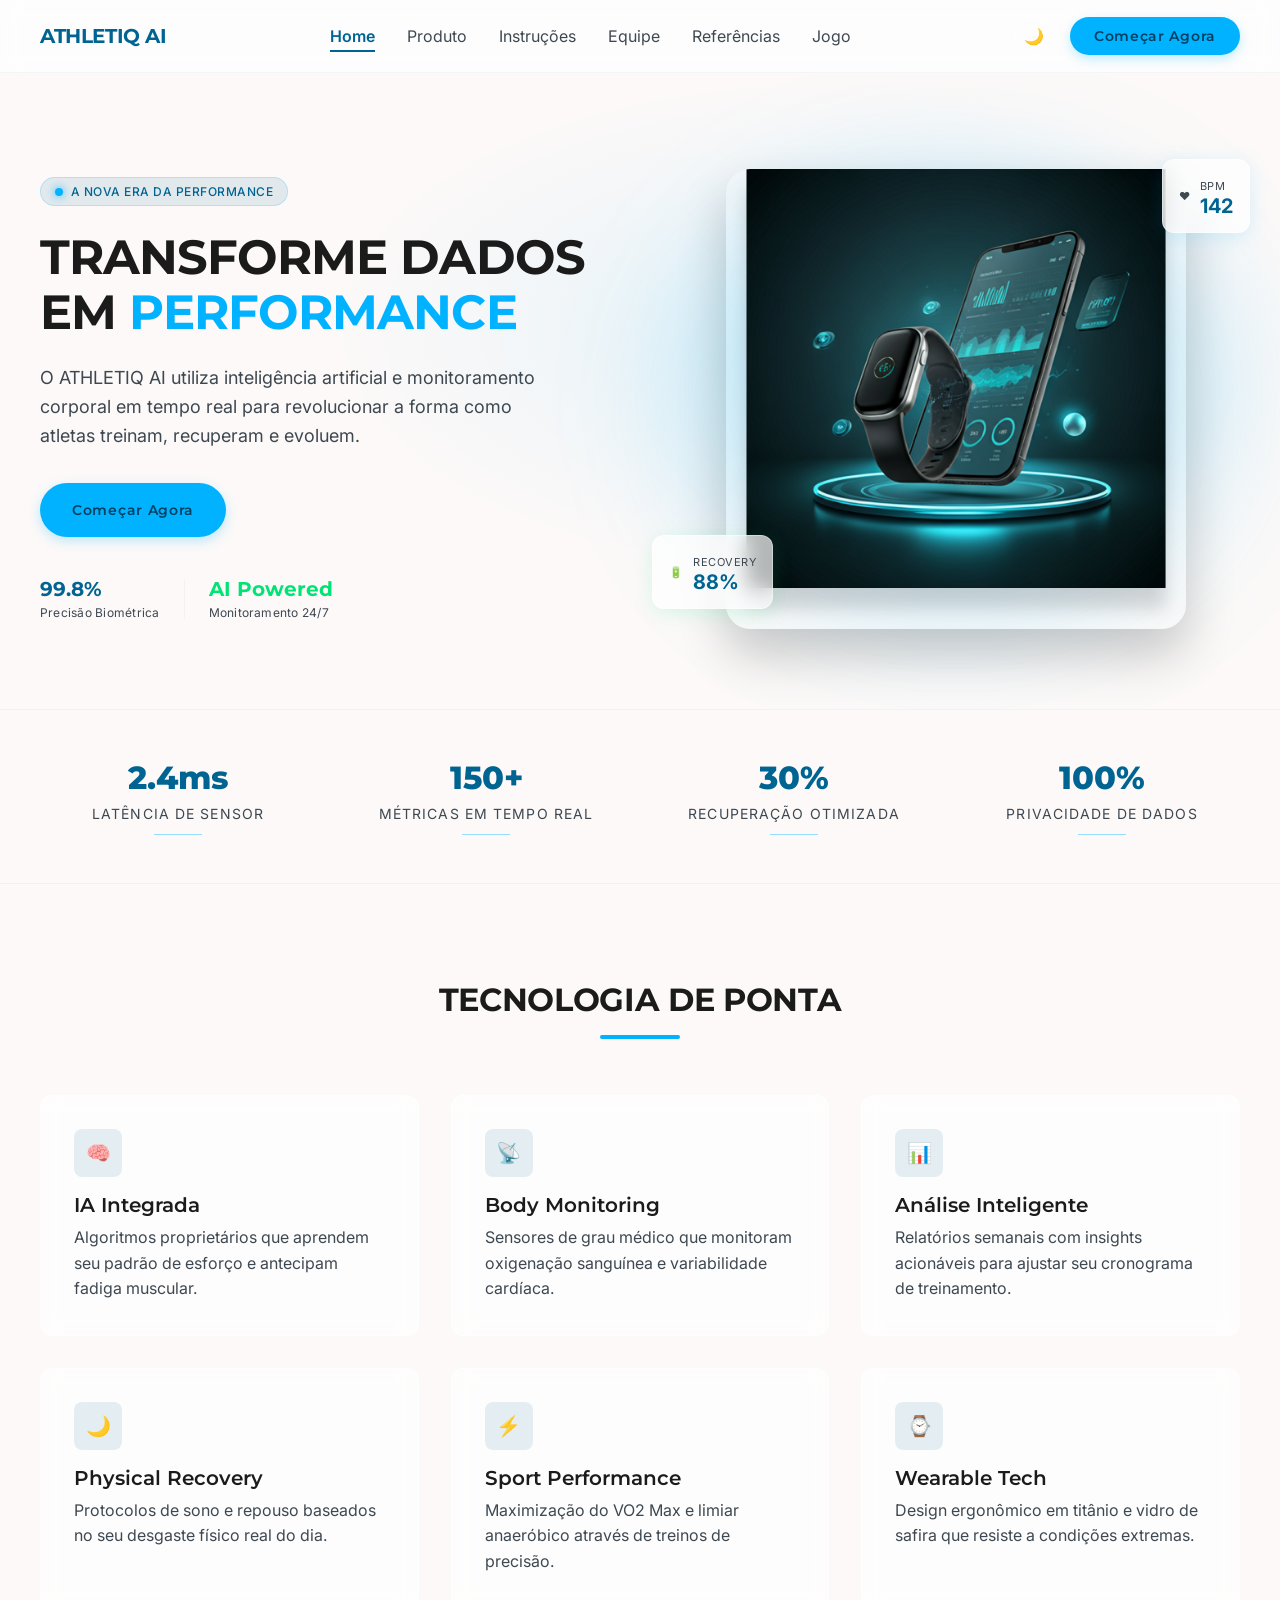
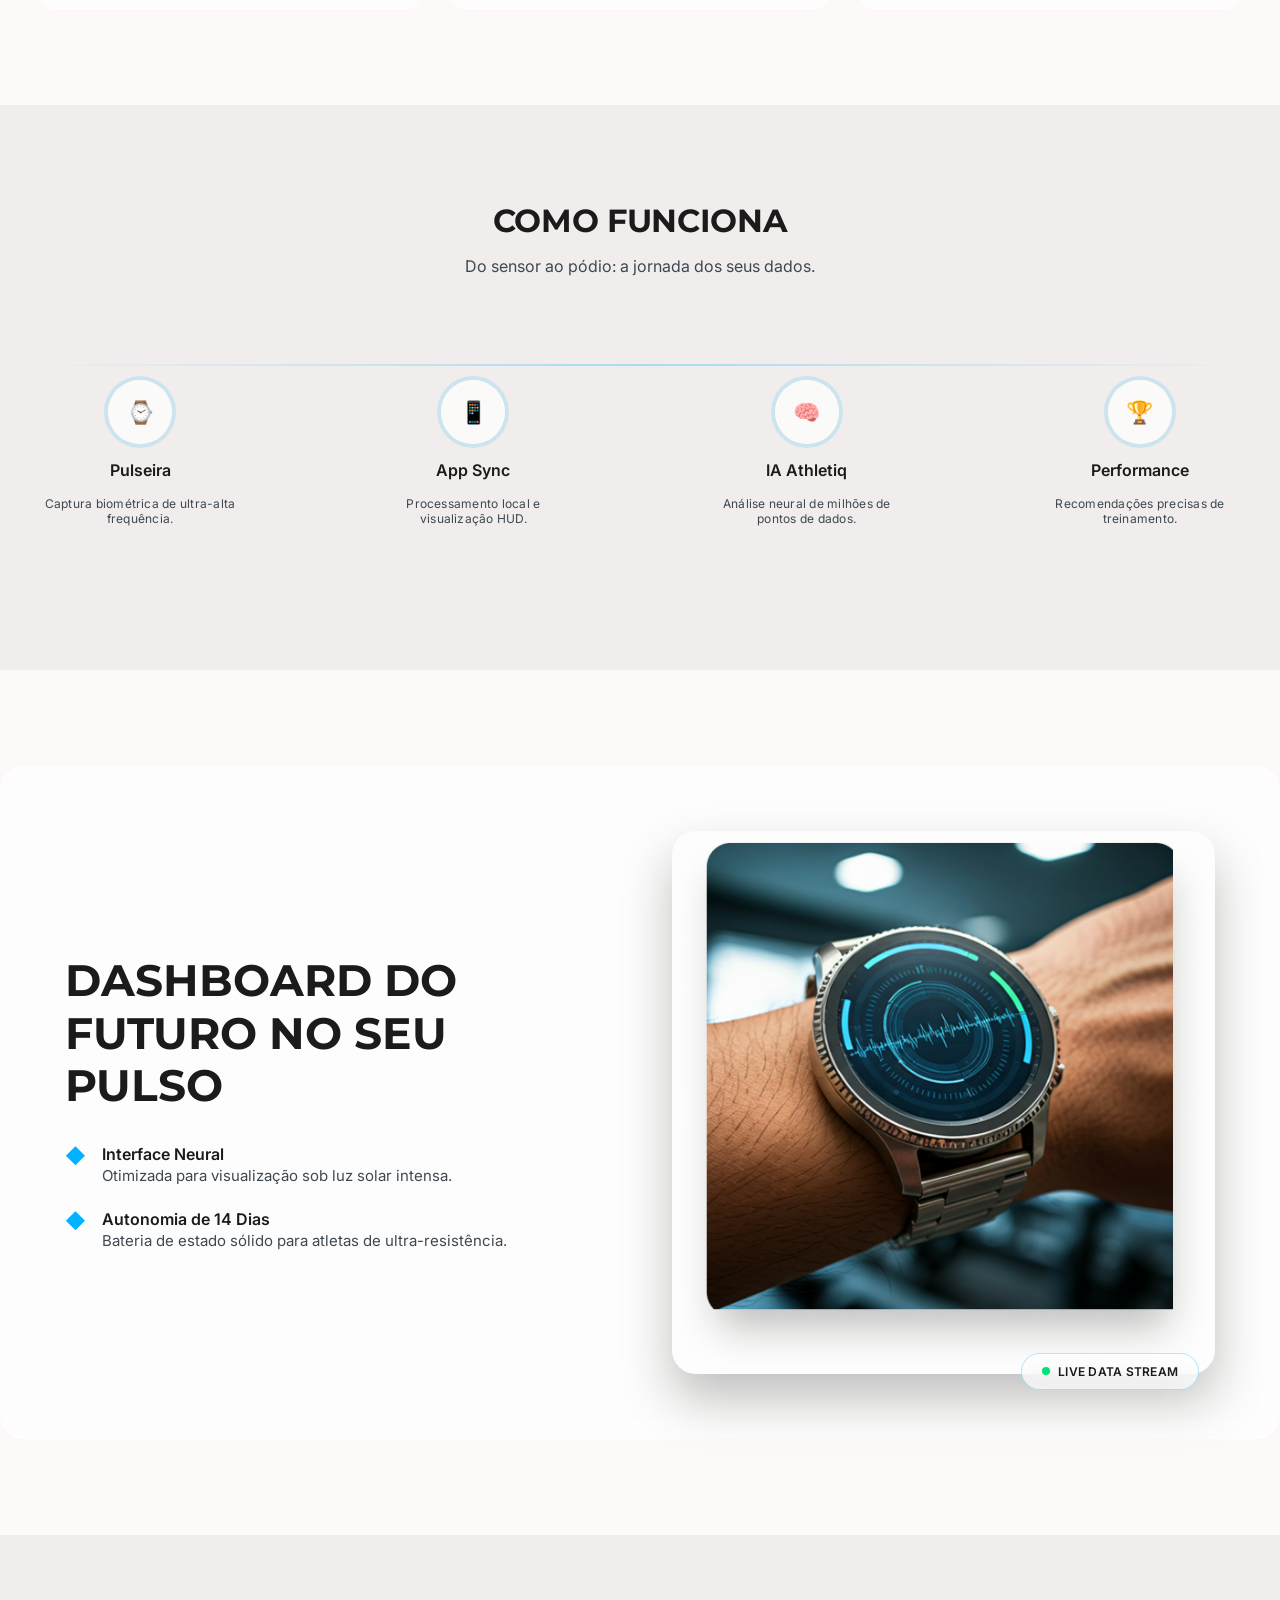
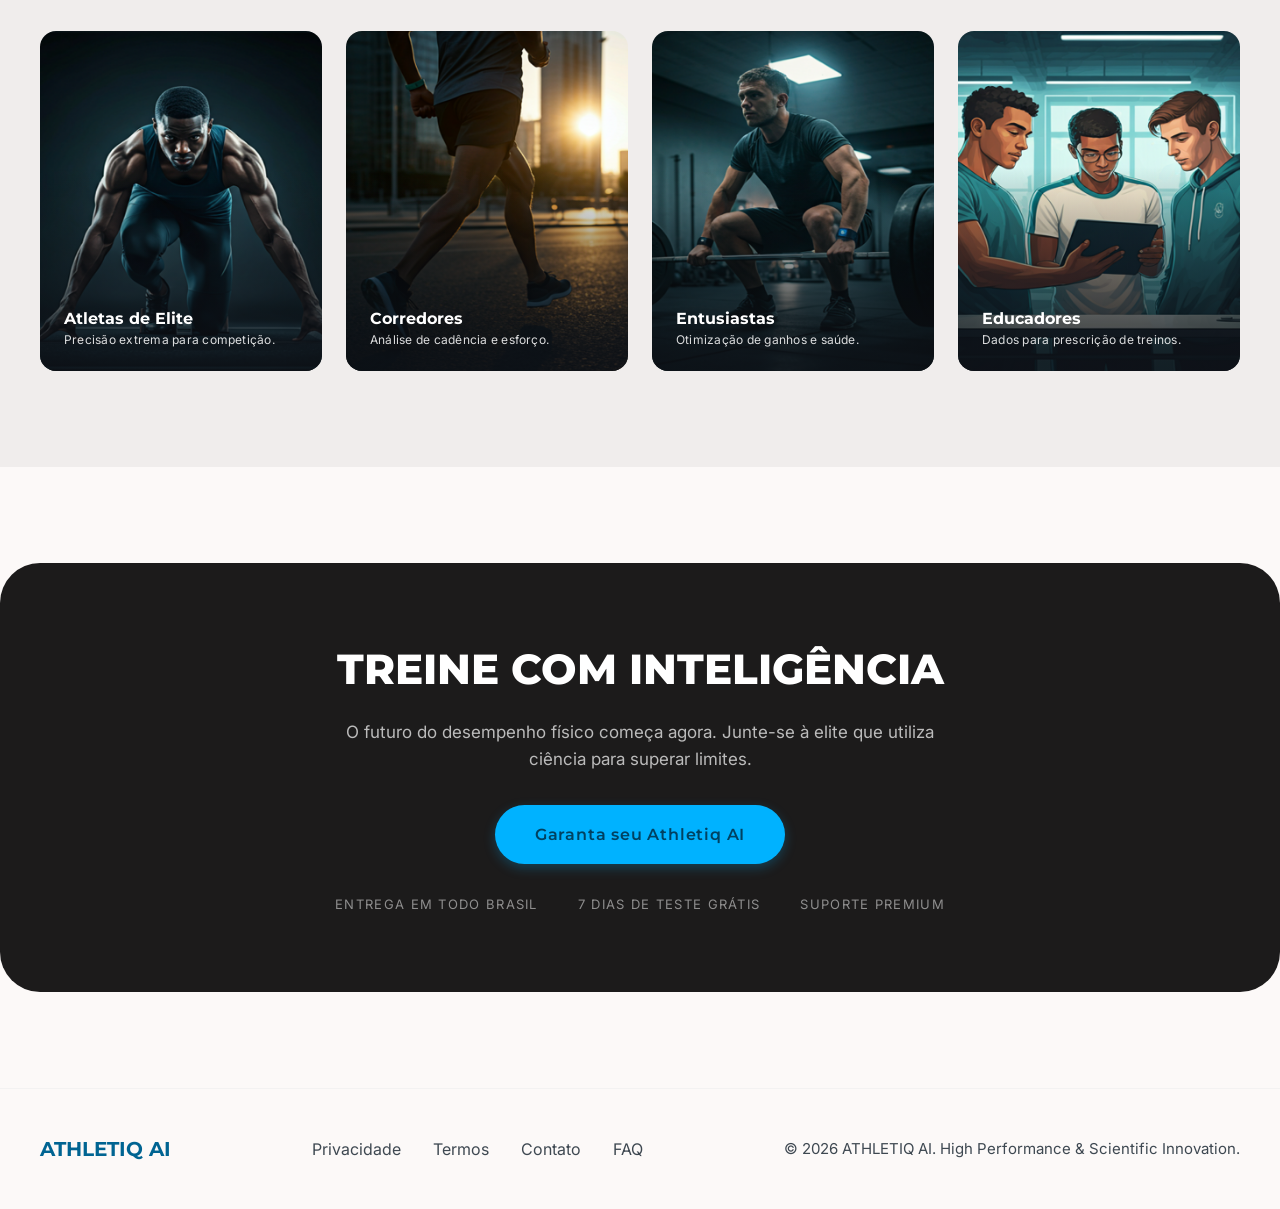
<file: index.html>
<!DOCTYPE html>
<html lang="pt-BR" data-theme="light">

<head>
    <meta charset="UTF-8">
    <meta name="viewport" content="width=device-width, initial-scale=1.0">
    <title>ATHLETIQ AI — Transforme dados em performance</title>
    <link rel="stylesheet" href="./src/css/style.css">
</head>

<body>

    <header class="site-header">
        <nav class="nav" aria-label="Navegação principal">
            <a href="index.html" class="nav-brand">ATHLETIQ AI</a>
            <ul class="nav-links">
                <li><a href="index.html" class="active">Home</a></li>
                <li><a href="./src/pages/produto.html">Produto</a></li>
                <li><a href="./src/pages/instrucoes.html">Instruções</a></li>
                <li><a href="./src/pages/equipe.html">Equipe</a></li>
                <li><a href="./src/pages/referencias.html">Referências</a></li>
                <li><a href="./src/pages/jogo.html">Jogo</a></li>
            </ul>
            <div class="nav-right">
                <button class="theme-toggle" aria-label="Alternar tema">🌙</button>
                <a href="./src/pages/login.html" id="auth-nav-btn" class="btn btn-primary">Começar Agora</a>
                <button class="nav-mobile-toggle" aria-label="Abrir menu" aria-expanded="false">☰</button>
            </div>
        </nav>
    </header>

    <main>

        <!-- Hero -->
        <section class="hero">
            <div class="hero-grid">
                <div class="hero-copy">
                    <span class="eyebrow-pill"><span class="eyebrow-dot"></span>A NOVA ERA DA PERFORMANCE</span>
                    <h1>TRANSFORME DADOS<br>EM <span>PERFORMANCE</span></h1>
                    <p class="lead">O ATHLETIQ AI utiliza inteligência artificial e monitoramento corporal em tempo real
                        para revolucionar a forma como atletas treinam, recuperam e evoluem.</p>
                    <div class="hero-actions">
                        <a href="./src/pages/login.html" id="hero-comecar-btn" class="btn btn-primary">Começar Agora</a>
                        <a href="./src/pages/explorar-tecnologia.html" id="explorar-tecnologia-btn" class="btn btn-outline" style="display: none;">Explorar Tecnologia</a>
                    </div>
                    <div class="hero-stats">
                        <div class="hero-stat">
                            <b>99.8%</b>
                            <span>Precisão Biométrica</span>
                        </div>
                        <div class="hero-divider"></div>
                        <div class="hero-stat green">
                            <b>AI Powered</b>
                            <span>Monitoramento 24/7</span>
                        </div>
                    </div>
                </div>
                <div class="hero-visual">
                    <div class="hero-visual-glow"></div>
                    <img src="./src/img/home/1.png"
                        alt="Pulseira inteligente ATHLETIQ com mockup do aplicativo no celular">
                    <div class="hud-card hud-top">
                        <span>❤️</span>
                        <div><span>BPM</span><b>142</b></div>
                    </div>
                    <div class="hud-card hud-bottom">
                        <span>🔋</span>
                        <div><span>RECOVERY</span><b class="hud-green">88%</b></div>
                    </div>
                </div>
            </div>
        </section>

        <!-- Statistics -->
        <section class="stats-section">
            <div class="stats-grid">
                <div class="stat"><b>2.4ms</b><span>Latência de Sensor</span>
                    <div class="rule"></div>
                </div>
                <div class="stat"><b>150+</b><span>Métricas em Tempo Real</span>
                    <div class="rule"></div>
                </div>
                <div class="stat"><b>30%</b><span>Recuperação Otimizada</span>
                    <div class="rule"></div>
                </div>
                <div class="stat"><b>100%</b><span>Privacidade de Dados</span>
                    <div class="rule"></div>
                </div>
            </div>
        </section>

        <!-- Tecnologia de Ponta -->
        <section class="section" aria-labelledby="tech-heading">
            <div class="section-head">
                <h2 id="tech-heading">TECNOLOGIA DE PONTA</h2>
                <div class="rule"></div>
            </div>
            <div class="feature-grid">
                <article class="feature-card">
                    <div class="feature-icon">🧠</div>
                    <h3>IA Integrada</h3>
                    <p>Algoritmos proprietários que aprendem seu padrão de esforço e antecipam fadiga muscular.</p>
                </article>
                <article class="feature-card">
                    <div class="feature-icon">📡</div>
                    <h3>Body Monitoring</h3>
                    <p>Sensores de grau médico que monitoram oxigenação sanguínea e variabilidade cardíaca.</p>
                </article>
                <article class="feature-card">
                    <div class="feature-icon">📊</div>
                    <h3>Análise Inteligente</h3>
                    <p>Relatórios semanais com insights acionáveis para ajustar seu cronograma de treinamento.</p>
                </article>
                <article class="feature-card">
                    <div class="feature-icon">🌙</div>
                    <h3>Physical Recovery</h3>
                    <p>Protocolos de sono e repouso baseados no seu desgaste físico real do dia.</p>
                </article>
                <article class="feature-card">
                    <div class="feature-icon">⚡</div>
                    <h3>Sport Performance</h3>
                    <p>Maximização do VO2 Max e limiar anaeróbico através de treinos de precisão.</p>
                </article>
                <article class="feature-card">
                    <div class="feature-icon">⌚</div>
                    <h3>Wearable Tech</h3>
                    <p>Design ergonômico em titânio e vidro de safira que resiste a condições extremas.</p>
                </article>
            </div>
        </section>

        <!-- Como funciona -->
        <section class="section section-alt" aria-labelledby="how-heading">
            <div class="section-head">
                <h2 id="how-heading">COMO FUNCIONA</h2>
                <p>Do sensor ao pódio: a jornada dos seus dados.</p>
            </div>
            <ol class="steps" style="list-style:none;">
                <li class="step">
                    <div class="step-icon">⌚</div>
                    <h4>Pulseira</h4>
                    <p>Captura biométrica de ultra-alta frequência.</p>
                </li>
                <li class="step">
                    <div class="step-icon">📱</div>
                    <h4>App Sync</h4>
                    <p>Processamento local e visualização HUD.</p>
                </li>
                <li class="step">
                    <div class="step-icon">🧠</div>
                    <h4>IA Athletiq</h4>
                    <p>Análise neural de milhões de pontos de dados.</p>
                </li>
                <li class="step">
                    <div class="step-icon">🏆</div>
                    <h4>Performance</h4>
                    <p>Recomendações precisas de treinamento.</p>
                </li>
            </ol>
        </section>

        <!-- Dashboard mockup -->
        <section class="section" aria-labelledby="dash-heading">
            <div class="dashboard-panel">
                <div>
                    <h2 id="dash-heading">Dashboard do futuro no seu pulso</h2>
                    <div class="dash-point">
                        <span class="dot">◆</span>
                        <div>
                            <h4>Interface Neural</h4>
                            <p>Otimizada para visualização sob luz solar intensa.</p>
                        </div>
                    </div>
                    <div class="dash-point">
                        <span class="dot">◆</span>
                        <div>
                            <h4>Autonomia de 14 Dias</h4>
                            <p>Bateria de estado sólido para atletas de ultra-resistência.</p>
                        </div>
                    </div>
                </div>
                <div class="dashboard-visual">
                    <img src="./src/img/home/2.png"
                        alt="Interface do smartwatch ATHLETIQ mostrando dados em tempo real">
                    <div class="dash-badge"><span class="dot"></span>LIVE DATA STREAM</div>
                </div>
            </div>
        </section>

        <!-- Para quem é -->
        <section class="section section-alt" aria-label="Público-alvo">
            <div class="audience-grid">
                <article class="audience-card">
                    <img src="./src/img/home/3.png"
                        alt="Atleta de elite treinando">
                    <div class="label">
                        <h4>Atletas de Elite</h4>
                        <p>Precisão extrema para competição.</p>
                    </div>
                </article>
                <article class="audience-card">
                    <img src="./src/img/home/4.png"
                        alt="Corredor em treino urbano">
                    <div class="label">
                        <h4>Corredores</h4>
                        <p>Análise de cadência e esforço.</p>
                    </div>
                </article>
                <article class="audience-card">
                    <img src="./src/img/home/5.png"
                        alt="Praticante de academia">
                    <div class="label">
                        <h4>Entusiastas</h4>
                        <p>Otimização de ganhos e saúde.</p>
                    </div>
                </article>
                <article class="audience-card">
                    <img src="./src/img/home/6.png"
                        alt="Educador físico orientando aluno">
                    <div class="label">
                        <h4>Educadores</h4>
                        <p>Dados para prescrição de treinos.</p>
                    </div>
                </article>
            </div>
        </section>

        <!-- CTA final -->
        <section class="section" id="comecar">
            <div class="final-cta">
                <h2>TREINE COM INTELIGÊNCIA</h2>
                <p>O futuro do desempenho físico começa agora. Junte-se à elite que utiliza ciência para superar
                    limites.</p>
                <a href="./src/pages/produto.html" class="btn btn-primary">Garanta seu Athletiq AI</a>
                <div class="final-cta-tags">
                    <span>Entrega em todo Brasil</span>
                    <span>7 dias de teste grátis</span>
                    <span>Suporte Premium</span>
                </div>
            </div>
        </section>

    </main>

    <footer class="site-footer">
        <div class="footer-inner">
            <span class="footer-brand">ATHLETIQ AI</span>
            <nav class="footer-links" aria-label="Links do rodapé">
                <a href="#">Privacidade</a>
                <a href="#">Termos</a>
                <a href="#">Contato</a>
                <a href="#">FAQ</a>
            </nav>
            <span class="footer-copy">© 2026 ATHLETIQ AI. High Performance &amp; Scientific Innovation.</span>
        </div>
    </footer>

    <script src="./src/js/script.js"></script>
</body>

</html>
</file>
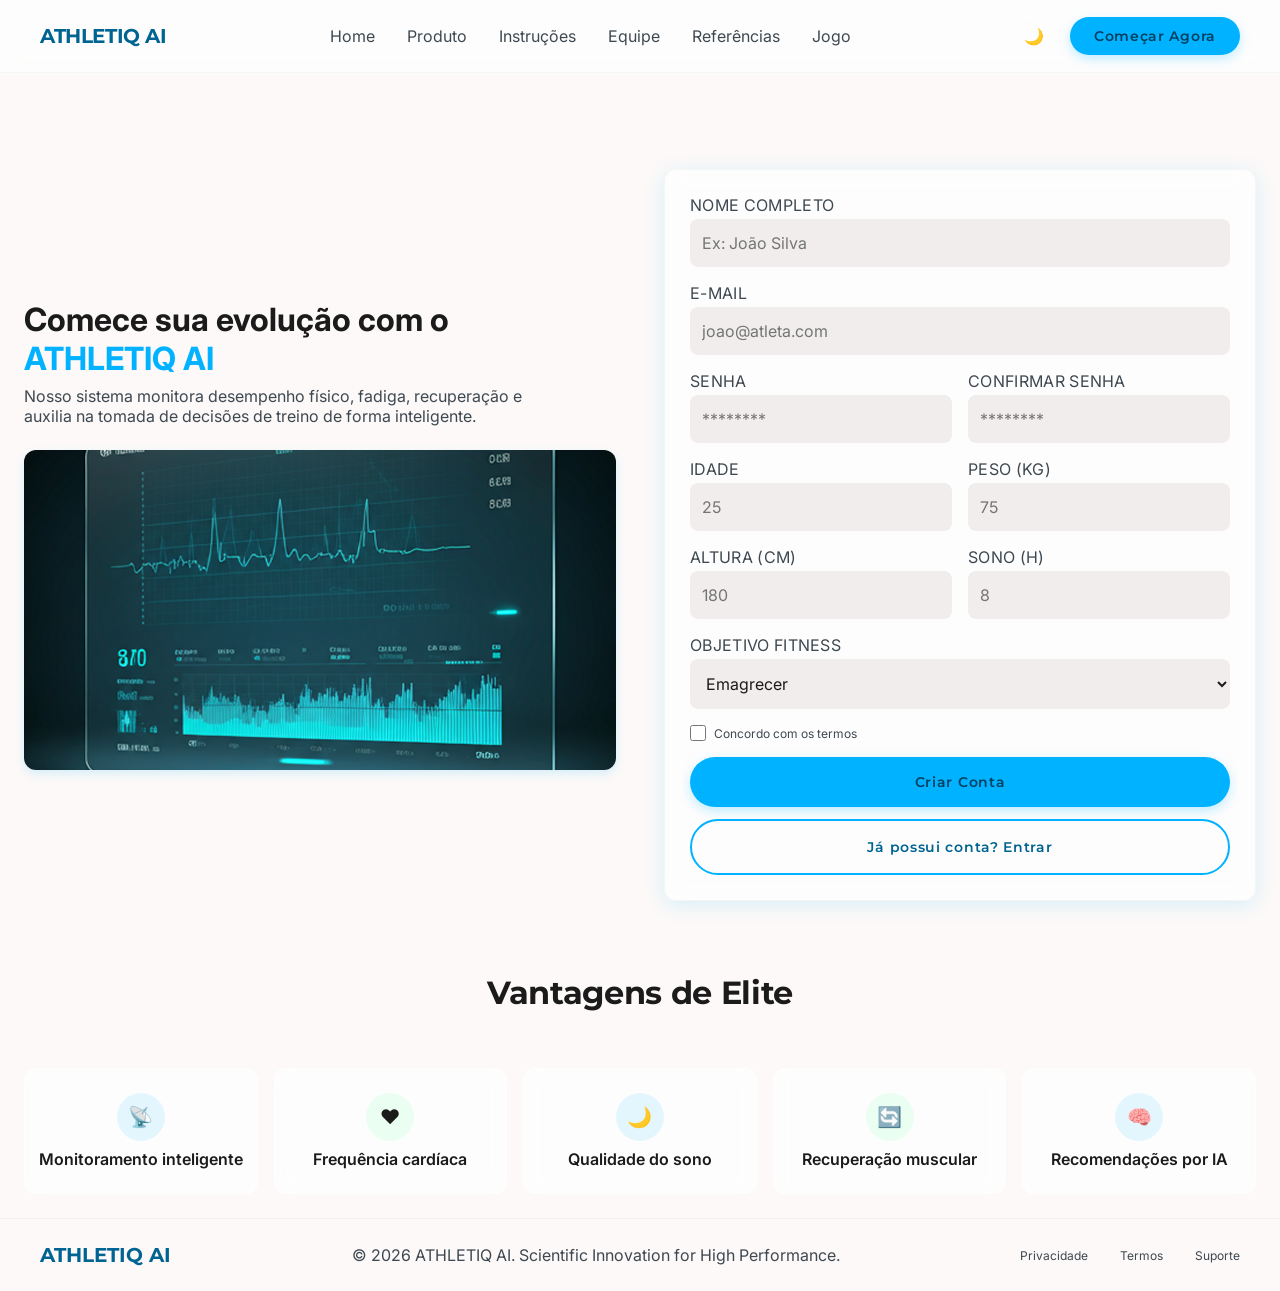
<file: src/pages/cadastro.html>
<!DOCTYPE html>
<html lang="pt-BR" data-theme="light">

<head>
    <meta charset="UTF-8">
    <meta name="viewport" content="width=device-width, initial-scale=1.0">
    <title>Cadastre-se — ATHLETIQ AI</title>
    <link rel="stylesheet" href="../css/style.css">
</head>

<body>

    <header class="site-header">
        <nav class="nav" aria-label="Navegação principal">
            <a href="../../index.html" class="nav-brand">ATHLETIQ AI</a>
            <ul class="nav-links">
                <li><a href="../../index.html">Home</a></li>
                <li><a href="/src/pages/produto.html">Produto</a></li>
                <li><a href="/src/pages/instrucoes.html">Instruções</a></li>
                <li><a href="/src/pages/equipe.html">Equipe</a></li>
                <li><a href="/src/pages/referencias.html">Referências</a></li>
                <li><a href="/src/pages/jogo.html">Jogo</a></li>
            </ul>
            <div class="nav-right">
                <button class="theme-toggle" aria-label="Alternar tema">🌙</button>
                <a href="login.html" id="auth-nav-btn" class="btn btn-primary">Começar Agora</a>
                <button class="nav-mobile-toggle" aria-label="Abrir menu" aria-expanded="false">☰</button>
            </div>
        </nav>
    </header>

    <main>

        <section class="auth-hero">
            <div class="auth-copy">
                <h1>Comece sua evolução com o<span>ATHLETIQ AI</span></h1>
                <p>Nosso sistema monitora desempenho físico, fadiga, recuperação e auxilia na tomada de decisões de
                    treino de forma inteligente.</p>
                <div class="auth-copy-media">
                    <img src="../img/cadastro/1.png"
                        alt="Atleta usando o wearable ATHLETIQ durante treino">
                </div>
            </div>

            <form class="auth-panel"
                onsubmit="event.preventDefault(); handleCadastroSubmit(this);"
                aria-label="Formulário de cadastro">
                <div class="field"><label for="nome-cad">Nome Completo</label><input id="nome-cad" type="text"
                        placeholder="Ex: João Silva" required></div>
                <div class="field"><label for="email-cad">E-mail</label><input id="email-cad" type="email"
                        placeholder="joao@atleta.com" required></div>
                <div class="field-row">
                    <div class="field"><label for="senha-cad">Senha</label><input id="senha-cad" type="password"
                            placeholder="********" required></div>
                    <div class="field"><label for="senha2-cad">Confirmar Senha</label><input id="senha2-cad"
                            type="password" placeholder="********" required></div>
                </div>
                <div class="field-row">
                    <div class="field"><label for="idade-cad">Idade</label><input id="idade-cad" type="number"
                            placeholder="25"></div>
                    <div class="field"><label for="peso-cad">Peso (kg)</label><input id="peso-cad" type="number"
                            placeholder="75"></div>
                </div>
                <div class="field-row">
                    <div class="field"><label for="altura-cad">Altura (cm)</label><input id="altura-cad" type="number"
                            placeholder="180"></div>
                    <div class="field"><label for="sono-cad">Sono (h)</label><input id="sono-cad" type="number"
                            placeholder="8"></div>
                </div>
                <div class="field">
                    <label for="objetivo-cad">Objetivo Fitness</label>
                    <select id="objetivo-cad">
                        <option>Emagrecer</option>
                        <option>Ganhar massa muscular</option>
                        <option>Melhorar performance</option>
                        <option>Manter condicionamento</option>
                    </select>
                </div>
                <label class="auth-check"><input type="checkbox" required> Concordo com os termos</label>
                <button type="submit" class="btn btn-primary">Criar Conta</button>
                <a href="login.html" class="btn btn-outline">Já possui conta? Entrar</a>
            </form>
        </section>

        <section class="benefit-strip" aria-labelledby="vantagens-heading">
            <div class="section-head">
                <h2 id="vantagens-heading">Vantagens de Elite</h2>
            </div>
            <div class="benefit-strip-grid">
                <div class="benefit-strip-item">
                    <div class="icn" style="background:rgba(0,178,255,0.1)">📡</div><span>Monitoramento
                        inteligente</span>
                </div>
                <div class="benefit-strip-item">
                    <div class="icn" style="background:rgba(63,255,139,0.1)">❤️</div><span>Frequência cardíaca</span>
                </div>
                <div class="benefit-strip-item">
                    <div class="icn" style="background:rgba(0,178,255,0.1)">🌙</div><span>Qualidade do sono</span>
                </div>
                <div class="benefit-strip-item">
                    <div class="icn" style="background:rgba(63,255,139,0.1)">🔄</div><span>Recuperação muscular</span>
                </div>
                <div class="benefit-strip-item">
                    <div class="icn" style="background:rgba(0,178,255,0.1)">🧠</div><span>Recomendações por IA</span>
                </div>
            </div>
        </section>

    </main>

    <footer class="footer-inline">
        <div class="footer-inline-inner">
            <span class="footer-brand">ATHLETIQ AI</span>
            <span style="font-size:16px; color:var(--text-secondary);">© 2026 ATHLETIQ AI. Scientific Innovation for
                High Performance.</span>
            <nav class="footer-inline-links" aria-label="Links do rodapé">
                <a href="#">Privacidade</a>
                <a href="#">Termos</a>
                <a href="#">Suporte</a>
            </nav>
        </div>
    </footer>

    <script src="../js/script.js"></script>
</body>

</html>
</file>
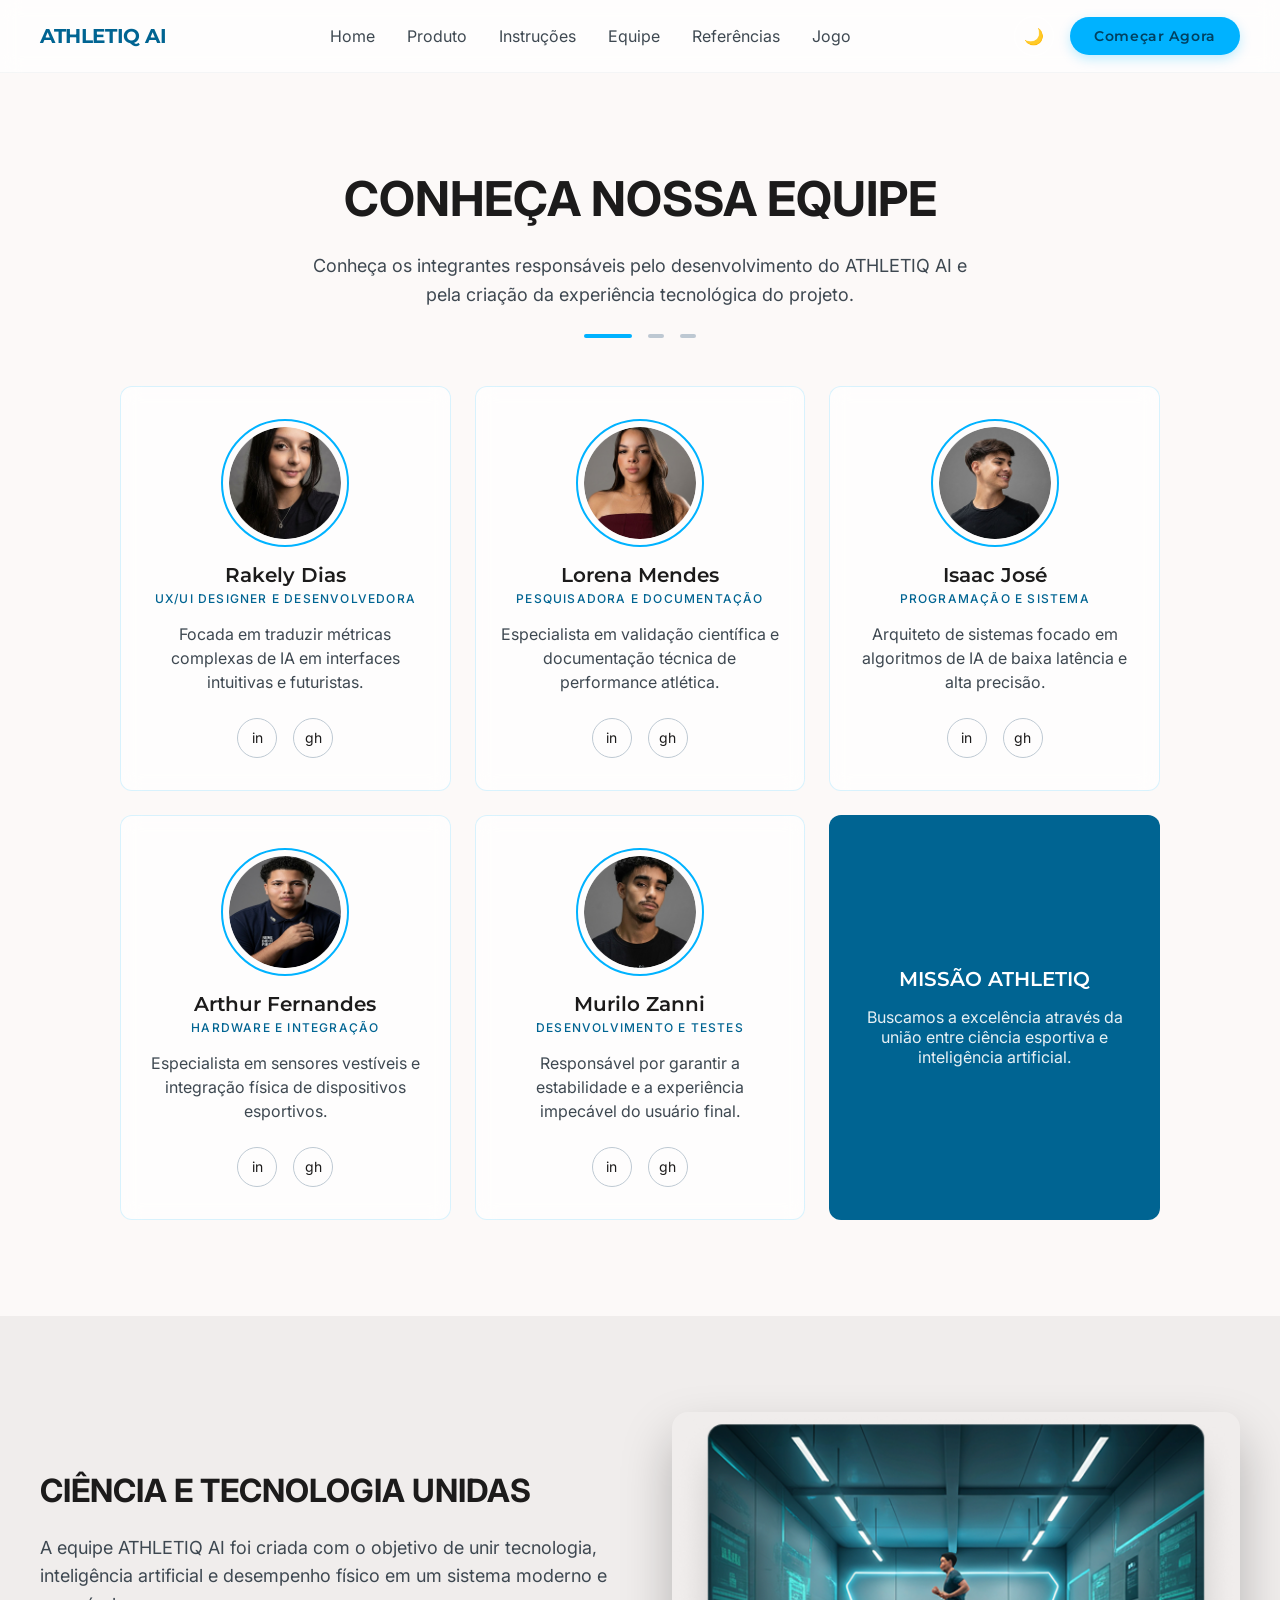
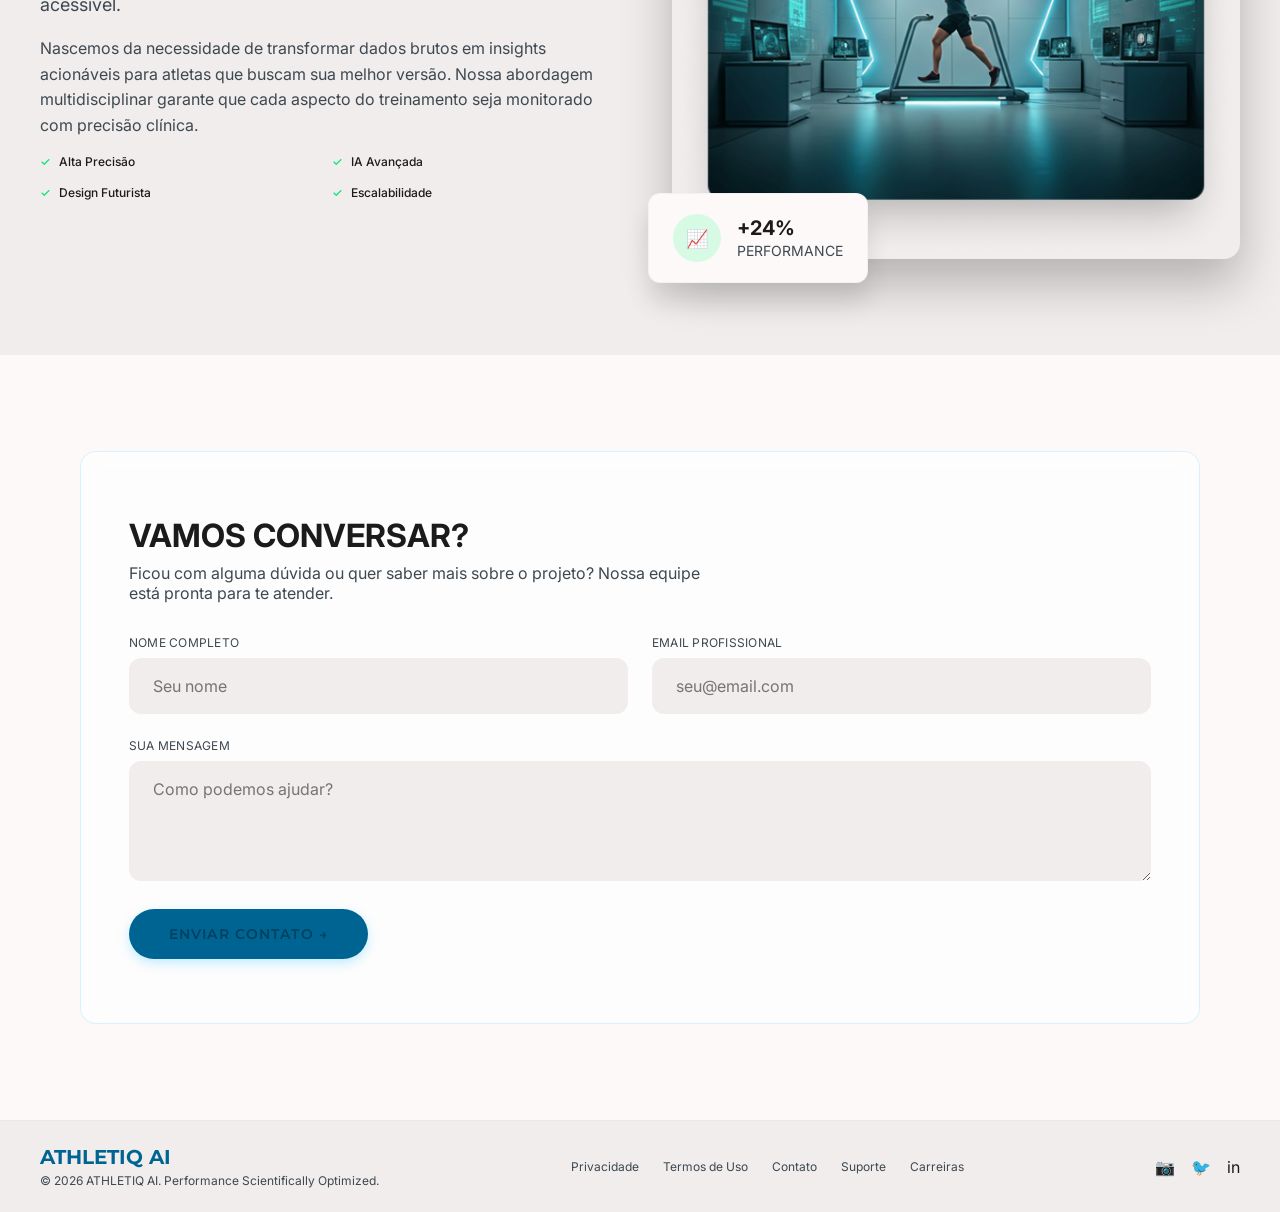
<file: src/pages/equipe.html>
<!DOCTYPE html>
<html lang="pt-BR" data-theme="light">

<head>
    <meta charset="UTF-8">
    <meta name="viewport" content="width=device-width, initial-scale=1.0">
    <title>Equipe — ATHLETIQ AI</title>
    <link rel="stylesheet" href="../css/style.css">
</head>

<body>

    <header class="site-header">
        <nav class="nav" aria-label="Navegação principal">
            <a href="../../index.html" class="nav-brand">ATHLETIQ AI</a>
            <ul class="nav-links">
                <li><a href="../../index.html">Home</a></li>
                <li><a href="/src/pages/produto.html">Produto</a></li>
                <li><a href="/src/pages/instrucoes.html">Instruções</a></li>
                <li><a href="/src/pages/equipe.html">Equipe</a></li>
                <li><a href="/src/pages/referencias.html">Referências</a></li>
                <li><a href="/src/pages/jogo.html">Jogo</a></li>
            </ul>
            <div class="nav-right">
                <button class="theme-toggle" aria-label="Alternar tema">🌙</button>
                <a href="login.html" id="auth-nav-btn" class="btn btn-primary">Começar Agora</a>
                <button class="nav-mobile-toggle" aria-label="Abrir menu" aria-expanded="false">☰</button>
            </div>
        </nav>
    </header>

    <main>

        <!-- Hero -->
        <section class="centered-hero">
            <h1>CONHEÇA NOSSA EQUIPE</h1>
            <p>Conheça os integrantes responsáveis pelo desenvolvimento do ATHLETIQ AI e pela criação da experiência
                tecnológica do projeto.</p>
            <div class="dot-progress"><span></span><span></span><span></span></div>
        </section>

        <!-- Team grid -->
        <section class="team-grid" aria-label="Membros da equipe" style="margin-bottom:96px;">
            <article class="team-card">
                <div class="team-avatar"><img
                        src="../img/equipe/rakely.png"
                        alt="Retrato de Rakely Dias"></div>
                <h3>Rakely Dias</h3>
                <div class="team-role">UX/UI Designer e Desenvolvedora</div>
                <p class="bio">Focada em traduzir métricas complexas de IA em interfaces intuitivas e futuristas.</p>
                <div class="team-social"><a href="#" aria-label="LinkedIn">in</a><a href="#" aria-label="GitHub">gh</a>
                </div>
            </article>
            <article class="team-card">
                <div class="team-avatar"><img
                        src="../img/equipe/lorena.png"
                        alt="Retrato de Lorena Mendes"></div>
                <h3>Lorena Mendes</h3>
                <div class="team-role">Pesquisadora e Documentação</div>
                <p class="bio">Especialista em validação científica e documentação técnica de performance atlética.</p>
                <div class="team-social"><a href="#" aria-label="LinkedIn">in</a><a href="#" aria-label="GitHub">gh</a>
                </div>
            </article>
            <article class="team-card">
                <div class="team-avatar"><img src="../img/equipe/isaac.png" alt="Retrato de Isaac José"></div>
                <h3>Isaac José</h3>
                <div class="team-role">Programação e Sistema</div>
                <p class="bio">Arquiteto de sistemas focado em algoritmos de IA de baixa latência e alta precisão.</p>
                <div class="team-social"><a href="#" aria-label="LinkedIn">in</a><a href="#" aria-label="GitHub">gh</a>
                </div>
            </article>
            <article class="team-card">
                <div class="team-avatar"><img
                        src="../img/equipe/arthur.png"
                        alt="Retrato de Arthur Fernandes"></div>
                <h3>Arthur Fernandes</h3>
                <div class="team-role">Hardware e Integração</div>
                <p class="bio">Especialista em sensores vestíveis e integração física de dispositivos esportivos.</p>
                <div class="team-social"><a href="#" aria-label="LinkedIn">in</a><a href="#" aria-label="GitHub">gh</a>
                </div>
            </article>
            <article class="team-card">
                <div class="team-avatar"><img
                        src="../img/equipe/murilo.png"
                        alt="Retrato de Murilo Zanni"></div>
                <h3>Murilo Zanni</h3>
                <div class="team-role">Desenvolvimento e Testes</div>
                <p class="bio">Responsável por garantir a estabilidade e a experiência impecável do usuário final.</p>
                <div class="team-social"><a href="#" aria-label="LinkedIn">in</a><a href="#" aria-label="GitHub">gh</a>
                </div>
            </article>
            <div class="mission-card">
                <h3>Missão ATHLETIQ</h3>
                <p>Buscamos a excelência através da união entre ciência esportiva e inteligência artificial.</p>
            </div>
        </section>

        <!-- Sobre o grupo -->
        <section class="section-alt" aria-labelledby="sobre-heading">
            <div class="about-grid">
                <div>
                    <h2 id="sobre-heading">CIÊNCIA E TECNOLOGIA UNIDAS</h2>
                    <p>A equipe ATHLETIQ AI foi criada com o objetivo de unir tecnologia, inteligência artificial e
                        desempenho físico em um sistema moderno e acessível.</p>
                    <p style="font-size:16px;">Nascemos da necessidade de transformar dados brutos em insights
                        acionáveis para atletas que buscam sua melhor versão. Nossa abordagem multidisciplinar garante
                        que cada aspecto do treinamento seja monitorado com precisão clínica.</p>
                    <div class="about-tags">
                        <span>Alta Precisão</span>
                        <span>IA Avançada</span>
                        <span>Design Futurista</span>
                        <span>Escalabilidade</span>
                    </div>
                </div>
                <div class="about-media">
                    <img src="../img/equipe/lab.png"
                        alt="Ambiente de laboratório atlético ATHLETIQ">
                    <div class="about-stat-badge">
                        <div class="icn">📈</div>
                        <div><b>+24%</b><span>Performance</span></div>
                    </div>
                </div>
            </div>
        </section>

        <!-- Contato -->
        <section style="padding:96px 40px;" aria-labelledby="contato-heading">
            <div class="contact-panel">
                <h2 id="contato-heading">VAMOS CONVERSAR?</h2>
                <p>Ficou com alguma dúvida ou quer saber mais sobre o projeto? Nossa equipe está pronta para te atender.
                </p>
                <form onsubmit="event.preventDefault(); this.querySelector('.btn-primary').textContent='Enviado ✓';">
                    <div class="contact-form-grid">
                        <div class="field"><label for="nome">Nome Completo</label><input id="nome" type="text"
                                placeholder="Seu nome" required></div>
                        <div class="field"><label for="email">Email Profissional</label><input id="email" type="email"
                                placeholder="seu@email.com" required></div>
                    </div>
                    <div class="field" style="margin-bottom:24px;">
                        <label for="msg">Sua Mensagem</label>
                        <textarea id="msg" placeholder="Como podemos ajudar?" required></textarea>
                    </div>
                    <button type="submit" class="btn btn-primary">Enviar Contato →</button>
                </form>
            </div>
        </section>

    </main>

    <footer class="footer-simple">
        <div class="footer-simple-inner">
            <div>
                <span class="footer-brand" style="display:block;">ATHLETIQ AI</span>
                <span class="footer-simple-links"
                    style="display:block; margin-top:4px; font-size:12px; color:var(--text-secondary);">© 2026 ATHLETIQ
                    AI. Performance Scientifically Optimized.</span>
            </div>
            <nav class="footer-simple-links" aria-label="Links do rodapé">
                <a href="#">Privacidade</a>
                <a href="#">Termos de Uso</a>
                <a href="#">Contato</a>
                <a href="#">Suporte</a>
                <a href="#">Carreiras</a>
            </nav>
            <div class="footer-simple-social">
                <a href="#" aria-label="Instagram">📷</a>
                <a href="#" aria-label="Twitter">🐦</a>
                <a href="#" aria-label="LinkedIn">in</a>
            </div>
        </div>
    </footer>

    <script src="../js/script.js"></script>
</body>

</html>
</file>
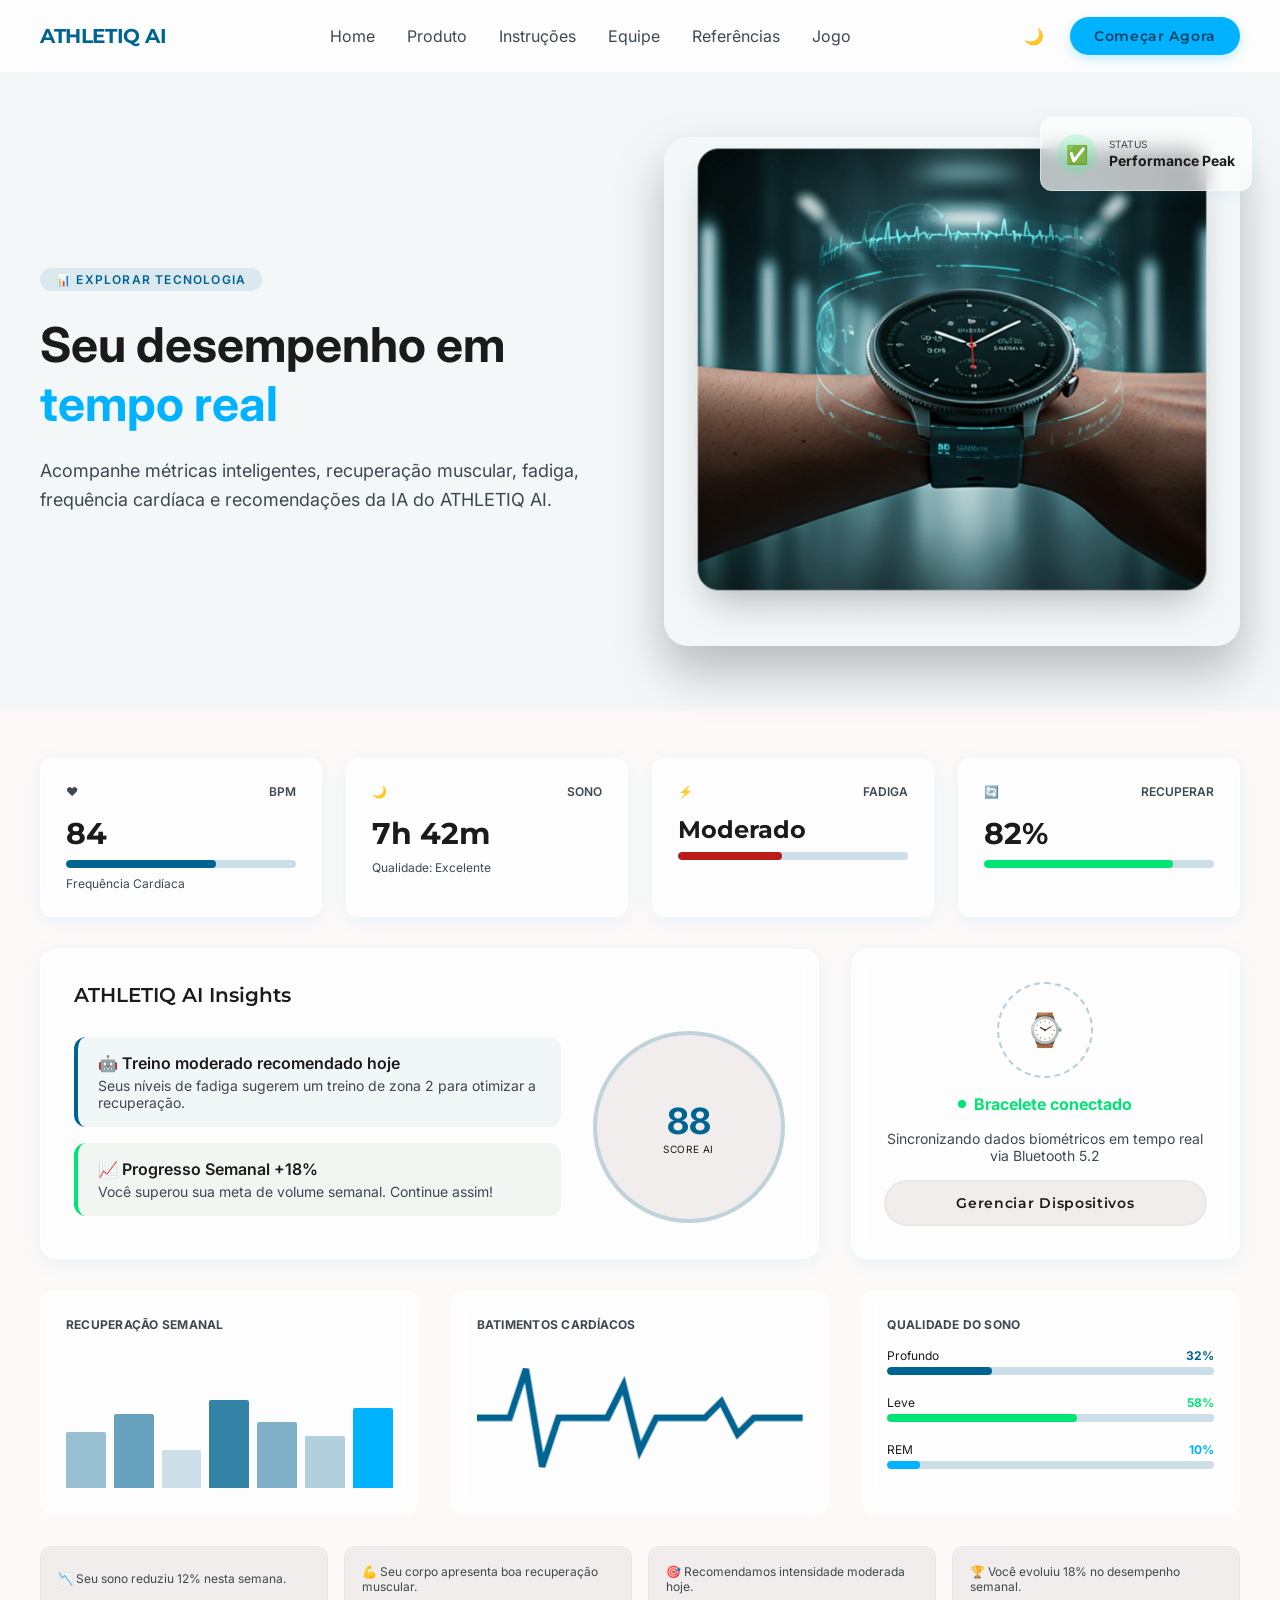
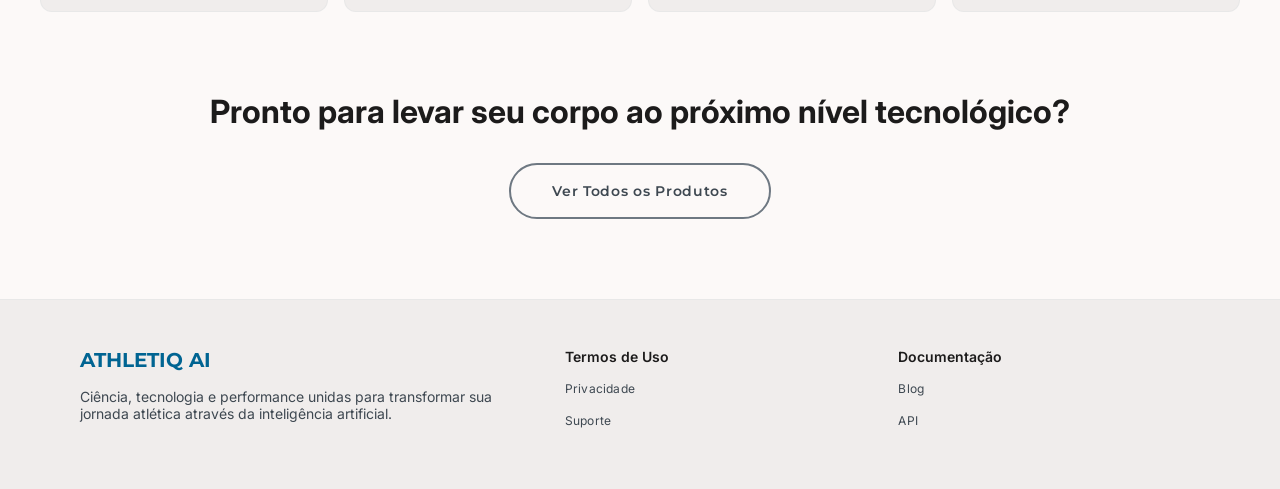
<file: src/pages/explorar-tecnologia.html>
<!DOCTYPE html>
<html lang="pt-BR" data-theme="light">

<head>
    <meta charset="UTF-8">
    <meta name="viewport" content="width=device-width, initial-scale=1.0">
    <title>Explorar Tecnologia — ATHLETIQ AI</title>
    <link rel="stylesheet" href="../css/style.css">
</head>

<body>

    <header class="site-header">
        <nav class="nav" aria-label="Navegação principal">
            <a href="../../index.html" class="nav-brand">ATHLETIQ AI</a>
            <ul class="nav-links">
                <li><a href="../../index.html">Home</a></li>
                <li><a href="/src/pages/produto.html">Produto</a></li>
                <li><a href="/src/pages/instrucoes.html">Instruções</a></li>
                <li><a href="/src/pages/equipe.html">Equipe</a></li>
                <li><a href="/src/pages/referencias.html">Referências</a></li>
                <li><a href="/src/pages/jogo.html">Jogo</a></li>
            </ul>
            <div class="nav-right">
                <button class="theme-toggle" aria-label="Alternar tema">🌙</button>
                <a href="login.html" id="auth-nav-btn" class="btn btn-primary">Começar Agora</a>
                <button class="nav-mobile-toggle" aria-label="Abrir menu" aria-expanded="false">☰</button>
            </div>
        </nav>
    </header>
    <main>

        <!-- Hero -->
        <section class="dash-hero">
            <div>
                <span class="eyebrow-tag">📊&nbsp;Explorar Tecnologia</span>
                <h1>Seu desempenho em<span>tempo real</span></h1>
                <p>Acompanhe métricas inteligentes, recuperação muscular, fadiga, frequência cardíaca e recomendações da
                    IA do ATHLETIQ AI.</p>
            </div>
            <div class="dash-hero-media">
                <img src="../img/explorar-tecnologia/1.png"
                    alt="Hub tecnológico ATHLETIQ com dados de performance">
                <div class="dash-hud">
                    <div class="icn">✅</div>
                    <div><span>Status</span><b>Performance Peak</b></div>
                </div>
            </div>
        </section>

        <!-- Métricas -->
        <section class="dash-metrics" aria-label="Métricas em tempo real">
            <div class="metric-card">
                <div class="top"><span>❤️</span><span>BPM</span></div>
                <div class="value">84</div>
                <div class="metric-bar"><span style="width:65%; background:var(--brand);"></span></div>
                <div class="caption">Frequência Cardíaca</div>
            </div>
            <div class="metric-card">
                <div class="top"><span>🌙</span><span>SONO</span></div>
                <div class="value">7h 42m</div>
                <div class="caption">Qualidade: Excelente</div>
            </div>
            <div class="metric-card">
                <div class="top"><span>⚡</span><span>FADIGA</span></div>
                <div class="value" style="font-size:24px;">Moderado</div>
                <div class="metric-bar"><span style="width:45%; background:#ba1a1a;"></span></div>
            </div>
            <div class="metric-card">
                <div class="top"><span>🔄</span><span>RECUPERAR</span></div>
                <div class="value">82%</div>
                <div class="metric-bar"><span style="width:82%; background:var(--accent-green);"></span></div>
            </div>
        </section>

        <!-- Hub central -->
        <section class="dash-hub" aria-label="Insights e status do dispositivo">
            <div class="insights-card">
                <h3>ATHLETIQ AI Insights</h3>
                <div class="insights-inner">
                    <div class="insight-list">
                        <div class="insight-item">
                            <h4>🤖 Treino moderado recomendado hoje</h4>
                            <p>Seus níveis de fadiga sugerem um treino de zona 2 para otimizar a recuperação.</p>
                        </div>
                        <div class="insight-item green">
                            <h4>📈 Progresso Semanal +18%</h4>
                            <p>Você superou sua meta de volume semanal. Continue assim!</p>
                        </div>
                    </div>
                    <div class="score-ring"><b>88</b><span>Score AI</span></div>
                </div>
            </div>
            <div class="device-card">
                <div class="device-ring">⌚</div>
                <div class="device-status"><span class="dot"></span>Bracelete conectado</div>
                <p>Sincronizando dados biométricos em tempo real via Bluetooth 5.2</p>
                <button class="btn btn-outline">Gerenciar Dispositivos</button>
            </div>
        </section>

        <!-- Gráficos -->
        <section class="charts-grid" aria-label="Gráficos de desempenho">
            <div class="chart-card">
                <h4>Recuperação Semanal</h4>
                <div class="bar-chart">
                    <span style="height:40%; opacity:0.4;"></span>
                    <span style="height:53%; opacity:0.6;"></span>
                    <span style="height:27%; opacity:0.2;"></span>
                    <span style="height:63%; opacity:0.8;"></span>
                    <span style="height:47%; opacity:0.5;"></span>
                    <span style="height:37%; opacity:0.3;"></span>
                    <span style="height:57%; background:var(--accent);"></span>
                </div>
            </div>
            <div class="chart-card">
                <h4>Batimentos Cardíacos</h4>
                <img
                    src="../img/explorar-tecnologia/2.png"
                    alt="Gráfico de batimentos cardíacos em tempo real"
                    style="width:100%; height:140px; object-fit:contain; margin-top:8px;">
            </div>
            <div class="chart-card">
                <h4>Qualidade do Sono</h4>
                <div class="sleep-rows">
                    <div class="sleep-row">
                        <div class="row-top"><span>Profundo</span><b style="color:var(--brand);">32%</b></div>
                        <div class="metric-bar"><span style="width:32%; background:var(--brand);"></span></div>
                    </div>
                    <div class="sleep-row">
                        <div class="row-top"><span>Leve</span><b style="color:var(--accent-green);">58%</b></div>
                        <div class="metric-bar"><span style="width:58%; background:var(--accent-green);"></span></div>
                    </div>
                    <div class="sleep-row">
                        <div class="row-top"><span>REM</span><b style="color:var(--accent);">10%</b></div>
                        <div class="metric-bar"><span style="width:10%; background:var(--accent);"></span></div>
                    </div>
                </div>
            </div>
        </section>

        <!-- Micro insights -->
        <section class="insight-strip" aria-label="Insights rápidos">
            <div class="card">📉 Seu sono reduziu 12% nesta semana.</div>
            <div class="card">💪 Seu corpo apresenta boa recuperação muscular.</div>
            <div class="card">🎯 Recomendamos intensidade moderada hoje.</div>
            <div class="card">🏆 Você evoluiu 18% no desempenho semanal.</div>
        </section>

        <!-- CTA -->
        <section class="dash-cta" aria-labelledby="dash-cta-heading">
            <h2 id="dash-cta-heading">Pronto para levar seu corpo ao próximo nível tecnológico?</h2>
            <a href="produto.html" class="btn btn-outline"
                style="border-color:#6e7882; color:var(--text-secondary); display:inline-block; padding:17px 41px;">Ver
                Todos os Produtos</a>
        </section>

    </main>

    <footer class="footer-cols">
        <div class="footer-cols-inner">
            <div>
                <span class="footer-brand" style="display:block; margin-bottom:16px;">ATHLETIQ AI</span>
                <p style="font-size:14px; color:var(--text-secondary);">Ciência, tecnologia e performance unidas para
                    transformar sua jornada atlética através da inteligência artificial.</p>
            </div>
            <div>
                <h4 style="font-size:14px;">Termos de Uso</h4>
                <ul>
                    <li><a href="#">Privacidade</a></li>
                    <li><a href="#">Suporte</a></li>
                </ul>
            </div>
            <div>
                <h4 style="font-size:14px;">Documentação</h4>
                <ul>
                    <li><a href="#">Blog</a></li>
                    <li><a href="#">API</a></li>
                </ul>
            </div>
        </div>
    </footer>

    <script src="../js/script.js"></script>
</body>

</html>
</file>
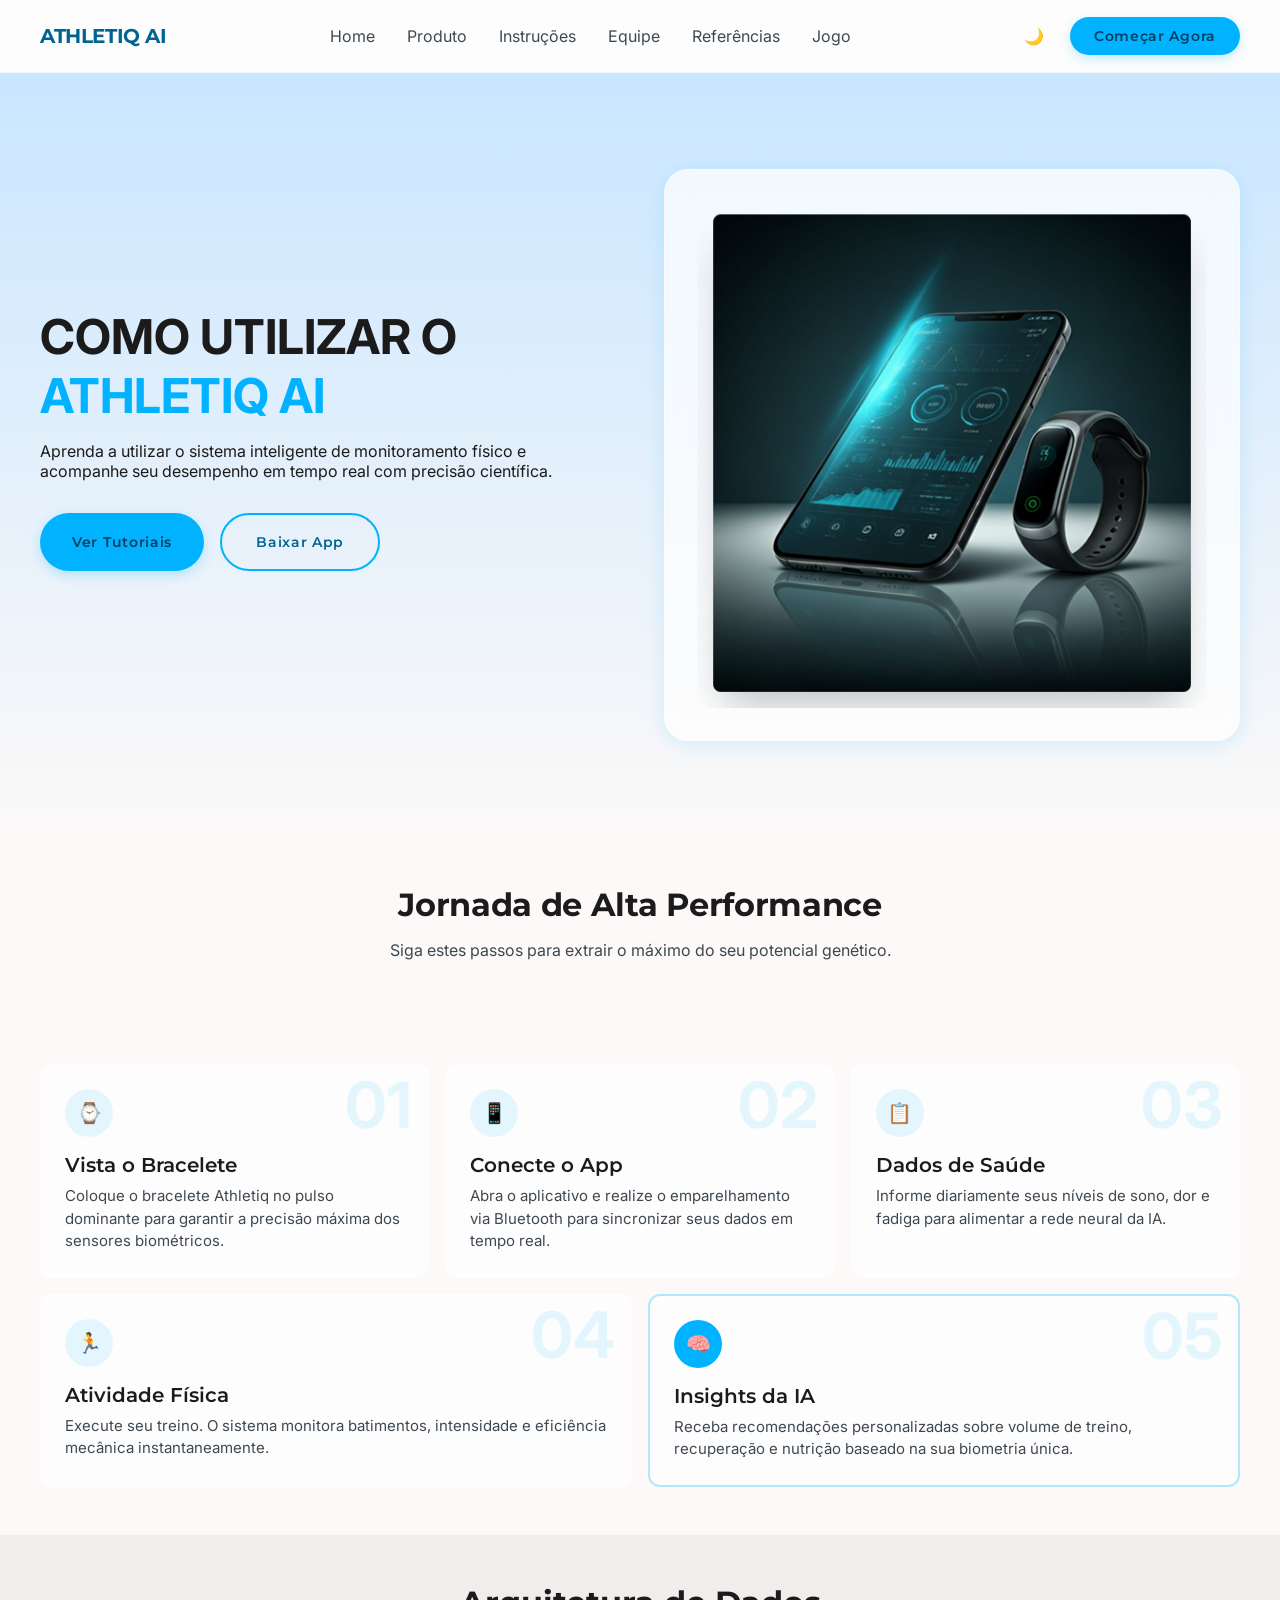
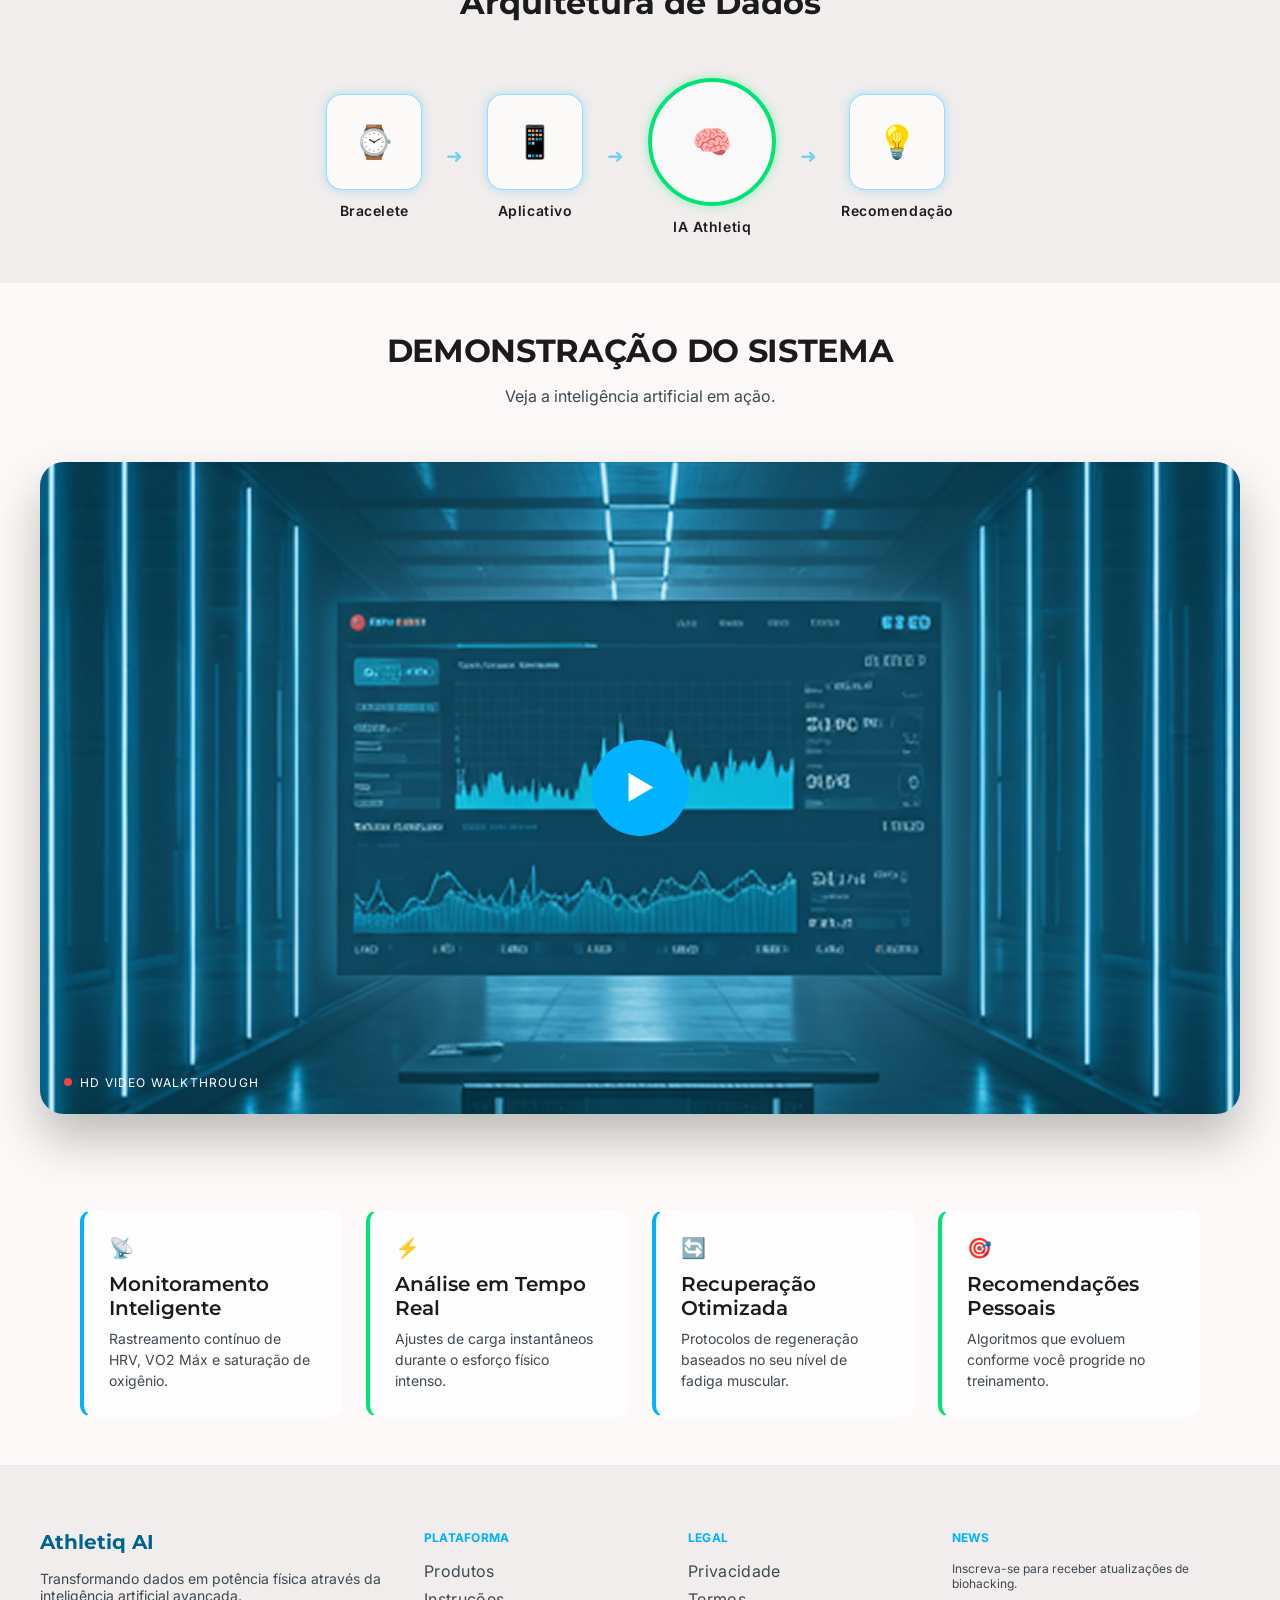
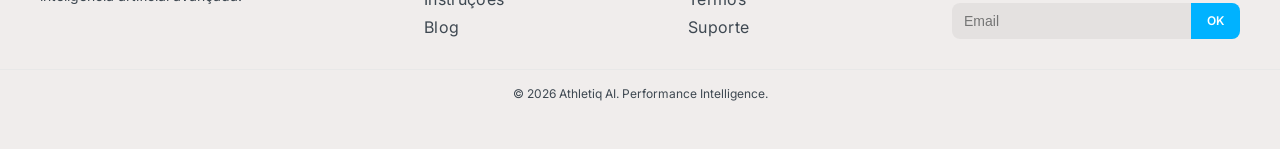
<file: src/pages/instrucoes.html>
<!DOCTYPE html>
<html lang="pt-BR" data-theme="light">

<head>
    <meta charset="UTF-8">
    <meta name="viewport" content="width=device-width, initial-scale=1.0">
    <title>Instruções — ATHLETIQ AI</title>
    <link rel="stylesheet" href="../css/style.css">
</head>

<body>

<header class="site-header">
    <nav class="nav" aria-label="Navegação principal">
        <a href="../../index.html" class="nav-brand">ATHLETIQ AI</a>
        <ul class="nav-links">
            <li><a href="../../index.html">Home</a></li>
            <li><a href="/src/pages/produto.html">Produto</a></li>
            <li><a href="/src/pages/instrucoes.html">Instruções</a></li>
            <li><a href="/src/pages/equipe.html">Equipe</a></li>
            <li><a href="/src/pages/referencias.html">Referências</a></li>
            <li><a href="/src/pages/jogo.html">Jogo</a></li>
        </ul>
        <div class="nav-right">
            <button class="theme-toggle" aria-label="Alternar tema">🌙</button>
            <a href="login.html" id="auth-nav-btn" class="btn btn-primary">Começar Agora</a>
            <button class="nav-mobile-toggle" aria-label="Abrir menu" aria-expanded="false">☰</button>
        </div>
    </nav>
</header>

    <main>

        <!-- Hero gradiente -->
        <section class="hero-gradient">
            <div class="hero-gradient-grid">
                <div>
                    <h1>COMO UTILIZAR O<br><span>ATHLETIQ AI</span></h1>
                    <p class="lead" style="margin-bottom:32px;">Aprenda a utilizar o sistema inteligente de
                        monitoramento físico e acompanhe seu desempenho em tempo real com precisão científica.</p>
                    <div class="hero-actions">
                        <a href="./tutoriais.html" class="btn btn-primary">Ver Tutoriais</a>
                        <a href="#" class="btn btn-outline">Baixar App</a>
                    </div>
                </div>
                <div class="page-hero-media">
                    <img src="../img/instrucoes/1.png"
                        alt="Mockup do app ATHLETIQ mostrando instruções de uso">
                </div>
            </div>
        </section>

        <!-- Jornada de Alta Performance -->
        <section aria-labelledby="jornada-heading">
            <div class="section-head" style="padding-top:48px;">
                <h2 id="jornada-heading">Jornada de Alta Performance</h2>
                <p>Siga estes passos para extrair o máximo do seu potencial genético.</p>
            </div>
            <ol class="bento-grid" style="list-style:none;">
                <li class="bento-step span-2">
                    <span class="step-num">01</span>
                    <div class="step-icn">⌚</div>
                    <h3>Vista o Bracelete</h3>
                    <p>Coloque o bracelete Athletiq no pulso dominante para garantir a precisão máxima dos sensores
                        biométricos.</p>
                </li>
                <li class="bento-step span-2">
                    <span class="step-num">02</span>
                    <div class="step-icn">📱</div>
                    <h3>Conecte o App</h3>
                    <p>Abra o aplicativo e realize o emparelhamento via Bluetooth para sincronizar seus dados em tempo
                        real.</p>
                </li>
                <li class="bento-step span-2">
                    <span class="step-num">03</span>
                    <div class="step-icn">📋</div>
                    <h3>Dados de Saúde</h3>
                    <p>Informe diariamente seus níveis de sono, dor e fadiga para alimentar a rede neural da IA.</p>
                </li>
                <li class="bento-step span-3">
                    <span class="step-num">04</span>
                    <div class="step-icn">🏃</div>
                    <h3>Atividade Física</h3>
                    <p>Execute seu treino. O sistema monitora batimentos, intensidade e eficiência mecânica
                        instantaneamente.</p>
                </li>
                <li class="bento-step span-3 highlight">
                    <span class="step-num">05</span>
                    <div class="step-icn">🧠</div>
                    <h3>Insights da IA</h3>
                    <p>Receba recomendações personalizadas sobre volume de treino, recuperação e nutrição baseado na sua
                        biometria única.</p>
                </li>
            </ol>
        </section>

        <!-- Arquitetura de Dados -->
        <section class="section-alt flow-diagram" aria-labelledby="arq-heading">
            <h2 id="arq-heading" style="font-family:'Montserrat',sans-serif; font-weight:700; font-size:32px;">
                Arquitetura de Dados</h2>
            <div class="flow-track">
                <div class="flow-node">
                    <div class="circle">⌚</div><span>Bracelete</span>
                </div>
                <span class="flow-arrow">➜</span>
                <div class="flow-node">
                    <div class="circle">📱</div><span>Aplicativo</span>
                </div>
                <span class="flow-arrow">➜</span>
                <div class="flow-node main">
                    <div class="circle">🧠</div><span>IA Athletiq</span>
                </div>
                <span class="flow-arrow">➜</span>
                <div class="flow-node">
                    <div class="circle">💡</div><span>Recomendação</span>
                </div>
            </div>
        </section>

        <!-- Demonstração -->
        <section class="video-section" id="video" aria-labelledby="demo-heading">
            <div class="section-head">
                <h2 id="demo-heading">DEMONSTRAÇÃO DO SISTEMA</h2>
                <p>Veja a inteligência artificial em ação.</p>
            </div>
            <div class="video-frame">
                <img src="../img/instrucoes/2.png"
                    alt="Prévia do vídeo demonstrativo do ATHLETIQ AI">
                <div class="video-play">
                    <div class="play-btn">▶</div>
                </div>
                <div class="video-live"><span class="dot"></span>HD Video Walkthrough</div>
            </div>
        </section>

        <!-- Benefícios -->
        <div class="benefit-grid" aria-label="Benefícios">
            <div class="benefit-card">
                <div style="font-size:20px;">📡</div>
                <h4>Monitoramento Inteligente</h4>
                <p>Rastreamento contínuo de HRV, VO2 Máx e saturação de oxigênio.</p>
            </div>
            <div class="benefit-card green">
                <div style="font-size:20px;">⚡</div>
                <h4>Análise em Tempo Real</h4>
                <p>Ajustes de carga instantâneos durante o esforço físico intenso.</p>
            </div>
            <div class="benefit-card">
                <div style="font-size:20px;">🔄</div>
                <h4>Recuperação Otimizada</h4>
                <p>Protocolos de regeneração baseados no seu nível de fadiga muscular.</p>
            </div>
            <div class="benefit-card green">
                <div style="font-size:20px;">🎯</div>
                <h4>Recomendações Pessoais</h4>
                <p>Algoritmos que evoluem conforme você progride no treinamento.</p>
            </div>
        </div>

    </main>

    <footer class="footer-cols" style="padding-top:64px;">
        <div class="footer-news">
            <div>
                <span class="footer-brand" style="display:block; margin-bottom:16px;">Athletiq AI</span>
                <p style="font-size:14px; color:var(--text-secondary);">Transformando dados em potência física através
                    da inteligência artificial avançada.</p>
            </div>
            <div>
                <h5>Plataforma</h5>
                <ul>
                    <li><a href="produto.html">Produtos</a></li>
                    <li><a href="instrucoes.html">Instruções</a></li>
                    <li><a href="#">Blog</a></li>
                </ul>
            </div>
            <div>
                <h5>Legal</h5>
                <ul>
                    <li><a href="#">Privacidade</a></li>
                    <li><a href="#">Termos</a></li>
                    <li><a href="#">Suporte</a></li>
                </ul>
            </div>
            <div>
                <h5>News</h5>
                <p style="font-size:12px; color:var(--text-secondary); margin-bottom:8px;">Inscreva-se para receber
                    atualizações de biohacking.</p>
                <form class="footer-news-form"
                    onsubmit="event.preventDefault(); this.querySelector('button').textContent='✓';">
                    <input type="email" placeholder="Email" required>
                    <button type="submit">OK</button>
                </form>
            </div>
        </div>
        <div class="footer-bottom-rule">© 2026 Athletiq AI. Performance Intelligence.</div>
    </footer>

    <script src="../js/script.js"></script>
</body>

</html>
</file>
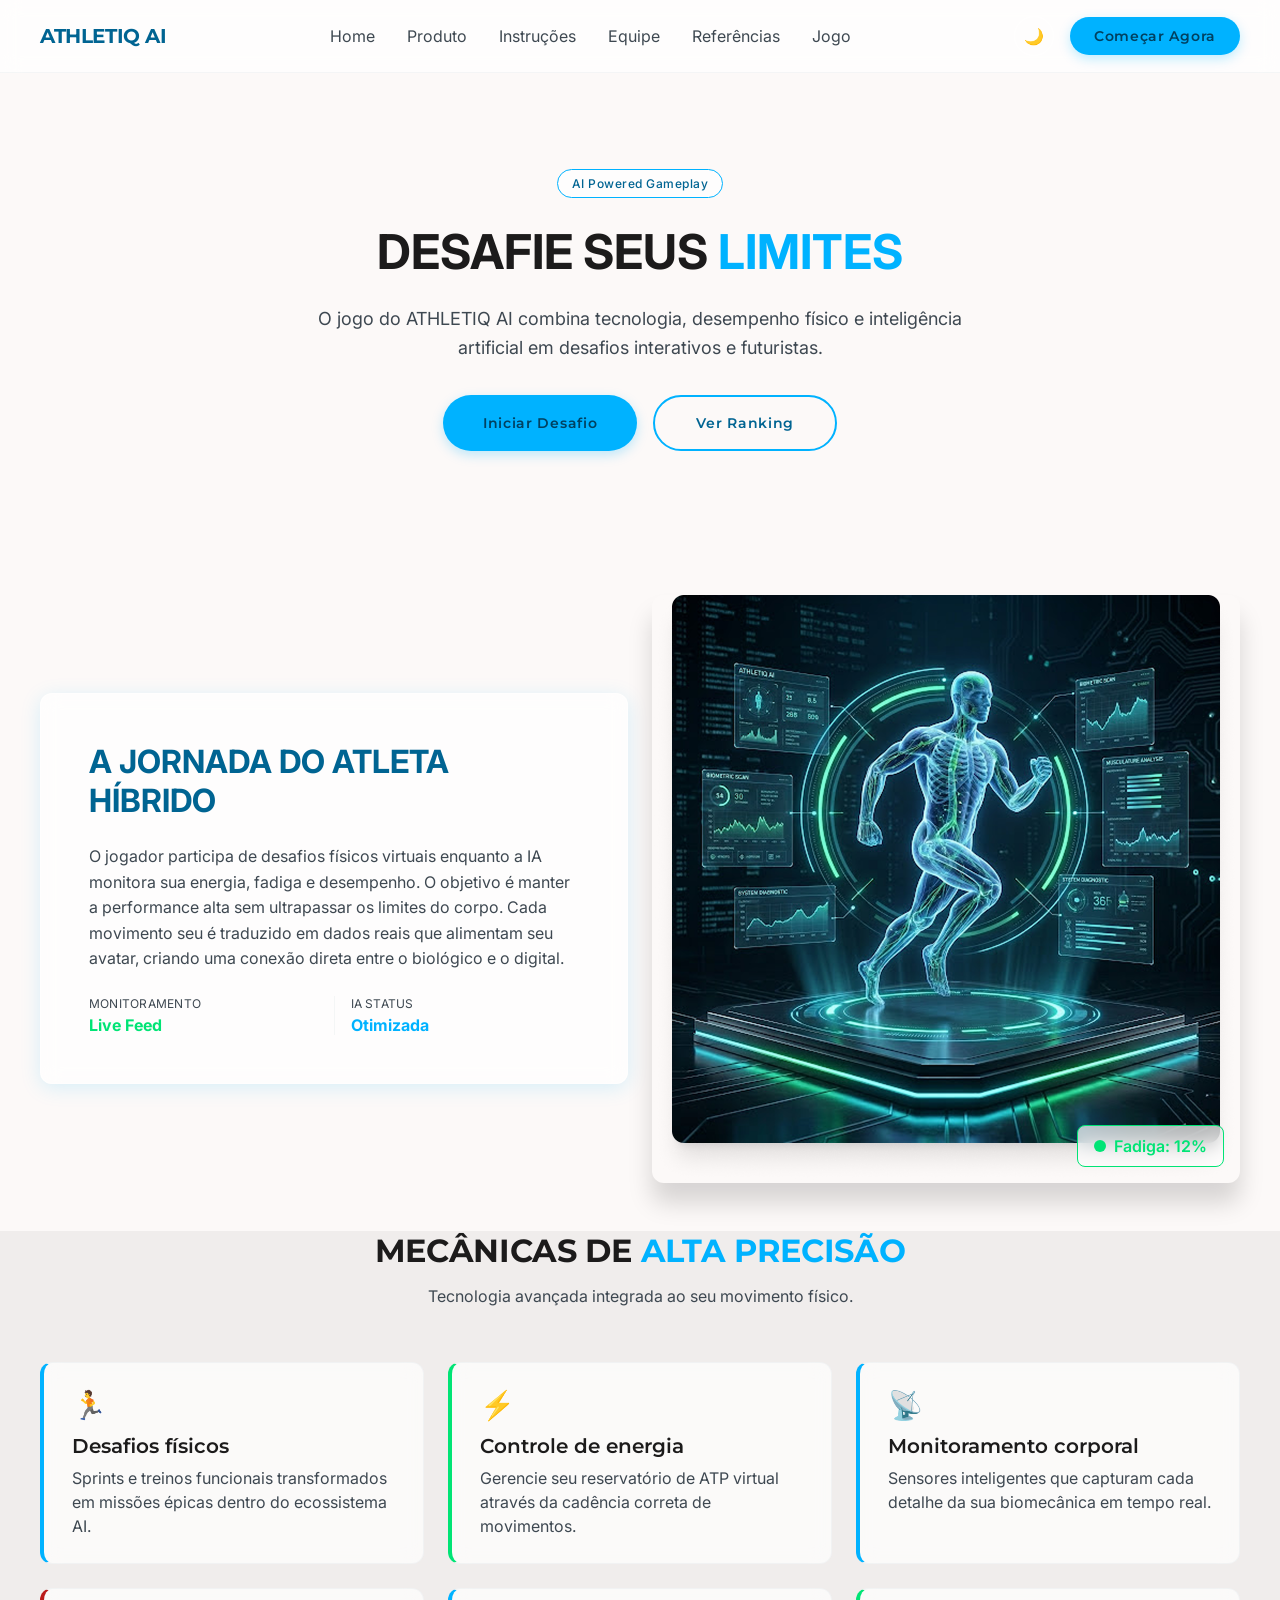
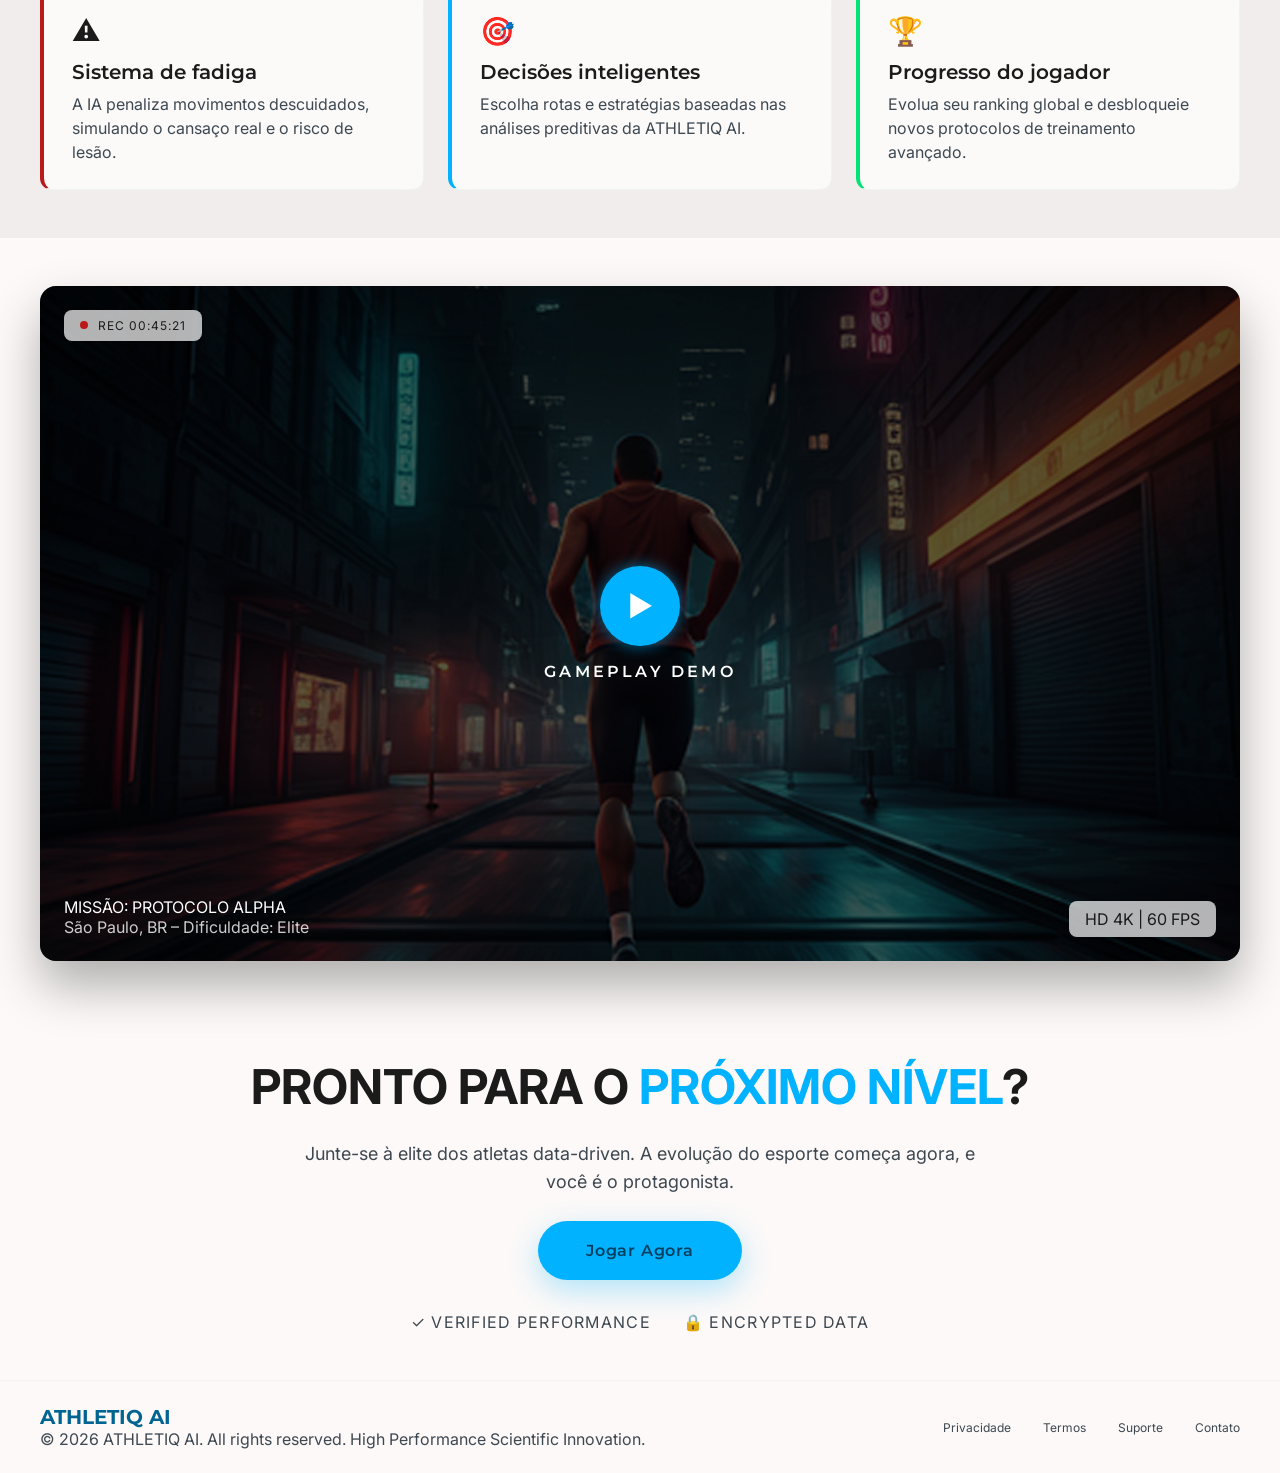
<file: src/pages/jogo.html>
<!DOCTYPE html>
<html lang="pt-BR" data-theme="light">

<head>
    <meta charset="UTF-8">
    <meta name="viewport" content="width=device-width, initial-scale=1.0">
    <title>Jogo — ATHLETIQ AI</title>
    <link rel="stylesheet" href="../css/style.css">
</head>

<body>

    <header class="site-header">
        <nav class="nav" aria-label="Navegação principal">
            <a href="../../index.html" class="nav-brand">ATHLETIQ AI</a>

            <ul class="nav-links">
                <li><a href="../../index.html">Home</a></li>
                <li><a href="produto.html">Produto</a></li>
                <li><a href="instrucoes.html">Instruções</a></li>
                <li><a href="equipe.html">Equipe</a></li>
                <li><a href="referencias.html">Referências</a></li>
                <li><a href="jogo.html">Jogo</a></li>
            </ul>

            <div class="nav-right">
                <button class="theme-toggle" aria-label="Alternar tema">🌙</button>
                <a href="login.html" id="auth-nav-btn" class="btn btn-primary">
                    Começar Agora
                </a>
                <button class="nav-mobile-toggle" aria-label="Abrir menu" aria-expanded="false">
                    ☰
                </button>
            </div>
        </nav>
    </header>

    <main>

        <!-- Hero -->
        <section class="game-hero">
            <span
                class="eyebrow-pill"
                style="border:1px solid var(--accent); background:var(--bg-card);"
            >
                AI Powered Gameplay
            </span>

            <h1>DESAFIE SEUS <span>LIMITES</span></h1>

            <p>
                O jogo do ATHLETIQ AI combina tecnologia, desempenho físico e
                inteligência artificial em desafios interativos e futuristas.
            </p>

            <div class="game-hero-actions">
                <a href="#demo" class="btn btn-primary" style="padding:17px 40px;">
                    Iniciar Desafio
                </a>

                <a href="ranking.html" class="btn btn-outline" style="padding:17px 41px;">
                    Ver Ranking
                </a>
            </div>
        </section>

        <!-- Narrativa -->
        <section class="narrative-grid" aria-labelledby="narrativa-heading">
            <article class="narrative-card">
                <h2 id="narrativa-heading">A JORNADA DO ATLETA HÍBRIDO</h2>

                <p>
                    O jogador participa de desafios físicos virtuais enquanto a IA
                    monitora sua energia, fadiga e desempenho. O objetivo é manter a
                    performance alta sem ultrapassar os limites do corpo. Cada movimento
                    seu é traduzido em dados reais que alimentam seu avatar, criando uma
                    conexão direta entre o biológico e o digital.
                </p>

                <div class="narrative-stats">
                    <div class="item">
                        <span>Monitoramento</span>
                        <b>Live Feed</b>
                    </div>

                    <div class="narrative-divider"></div>

                    <div class="item blue">
                        <span>IA Status</span>
                        <b>Otimizada</b>
                    </div>
                </div>
            </article>

            <div class="narrative-media">
                <img
                    src="../img/jogo/1.png"
                    alt="Avatar digital do atleta híbrido ATHLETIQ"
                >

                <div class="narrative-badge">
                    <span class="dot"></span>
                    Fadiga: 12%
                </div>
            </div>
        </section>

        <!-- Mecânicas -->
        <section class="section-alt" aria-labelledby="mec-heading">
            <div class="section-head">
                <h2 id="mec-heading" style="text-transform:uppercase;">
                    MECÂNICAS DE
                    <span style="color:var(--accent);">ALTA PRECISÃO</span>
                </h2>

                <p>Tecnologia avançada integrada ao seu movimento físico.</p>
            </div>

            <div class="mechanics-grid">
                <div class="mech-card">
                    <span class="icn">🏃</span>
                    <h3>Desafios físicos</h3>
                    <p>
                        Sprints e treinos funcionais transformados em missões épicas
                        dentro do ecossistema AI.
                    </p>
                </div>

                <div class="mech-card green">
                    <span class="icn">⚡</span>
                    <h3>Controle de energia</h3>
                    <p>
                        Gerencie seu reservatório de ATP virtual através da cadência
                        correta de movimentos.
                    </p>
                </div>

                <div class="mech-card">
                    <span class="icn">📡</span>
                    <h3>Monitoramento corporal</h3>
                    <p>
                        Sensores inteligentes que capturam cada detalhe da sua
                        biomecânica em tempo real.
                    </p>
                </div>

                <div class="mech-card red">
                    <span class="icn">⚠️</span>
                    <h3>Sistema de fadiga</h3>
                    <p>
                        A IA penaliza movimentos descuidados, simulando o cansaço real
                        e o risco de lesão.
                    </p>
                </div>

                <div class="mech-card">
                    <span class="icn">🎯</span>
                    <h3>Decisões inteligentes</h3>
                    <p>
                        Escolha rotas e estratégias baseadas nas análises preditivas
                        da ATHLETIQ AI.
                    </p>
                </div>

                <div class="mech-card green">
                    <span class="icn">🏆</span>
                    <h3>Progresso do jogador</h3>
                    <p>
                        Evolua seu ranking global e desbloqueie novos protocolos de
                        treinamento avançado.
                    </p>
                </div>
            </div>
        </section>

        <!-- Demonstração -->
        <section class="gameplay-demo" id="demo" aria-label="Demonstração de gameplay">
            <div class="demo-frame">
                <img
                    src="../img/jogo/2.png"
                    alt="Prévia do gameplay ATHLETIQ"
                >

                <div class="demo-rec">
                    <span class="dot"></span>
                    REC 00:45:21
                </div>

                <div class="demo-play">
                    <div class="play-btn">▶</div>
                    <span>Gameplay Demo</span>
                </div>

                <div class="demo-footer">
                    <div>
                        <h4>MISSÃO: PROTOCOLO ALPHA</h4>
                        <p>São Paulo, BR – Dificuldade: Elite</p>
                    </div>

                    <span class="tag">HD 4K | 60 FPS</span>
                </div>
            </div>
        </section>

        <!-- Chamada final -->
        <section class="game-cta" aria-labelledby="cta-heading">
            <h2 id="cta-heading">
                PRONTO PARA O <span>PRÓXIMO NÍVEL</span>?
            </h2>

            <p>
                Junte-se à elite dos atletas data-driven. A evolução do esporte
                começa agora, e você é o protagonista.
            </p>

            <a
                href="#"
                class="btn btn-primary game-cta-btn"
                style="display:inline-block;"
            >
                Jogar Agora
            </a>

            <div class="game-cta-tags">
                <span>✓ Verified Performance</span>
                <span>🔒 Encrypted Data</span>
            </div>
        </section>

    </main>

    <footer class="footer-inline">
        <div class="footer-inline-inner">
            <div>
                <span class="footer-brand" style="display:block;">
                    ATHLETIQ AI
                </span>

                <span style="font-size:16px; color:var(--text-secondary);">
                    © 2026 ATHLETIQ AI. All rights reserved. High Performance
                    Scientific Innovation.
                </span>
            </div>

            <nav class="footer-inline-links" aria-label="Links do rodapé">
                <a href="#">Privacidade</a>
                <a href="#">Termos</a>
                <a href="#">Suporte</a>
                <a href="#">Contato</a>
            </nav>
        </div>
    </footer>

    <script src="../js/script.js"></script>
</body>

</html>
</file>
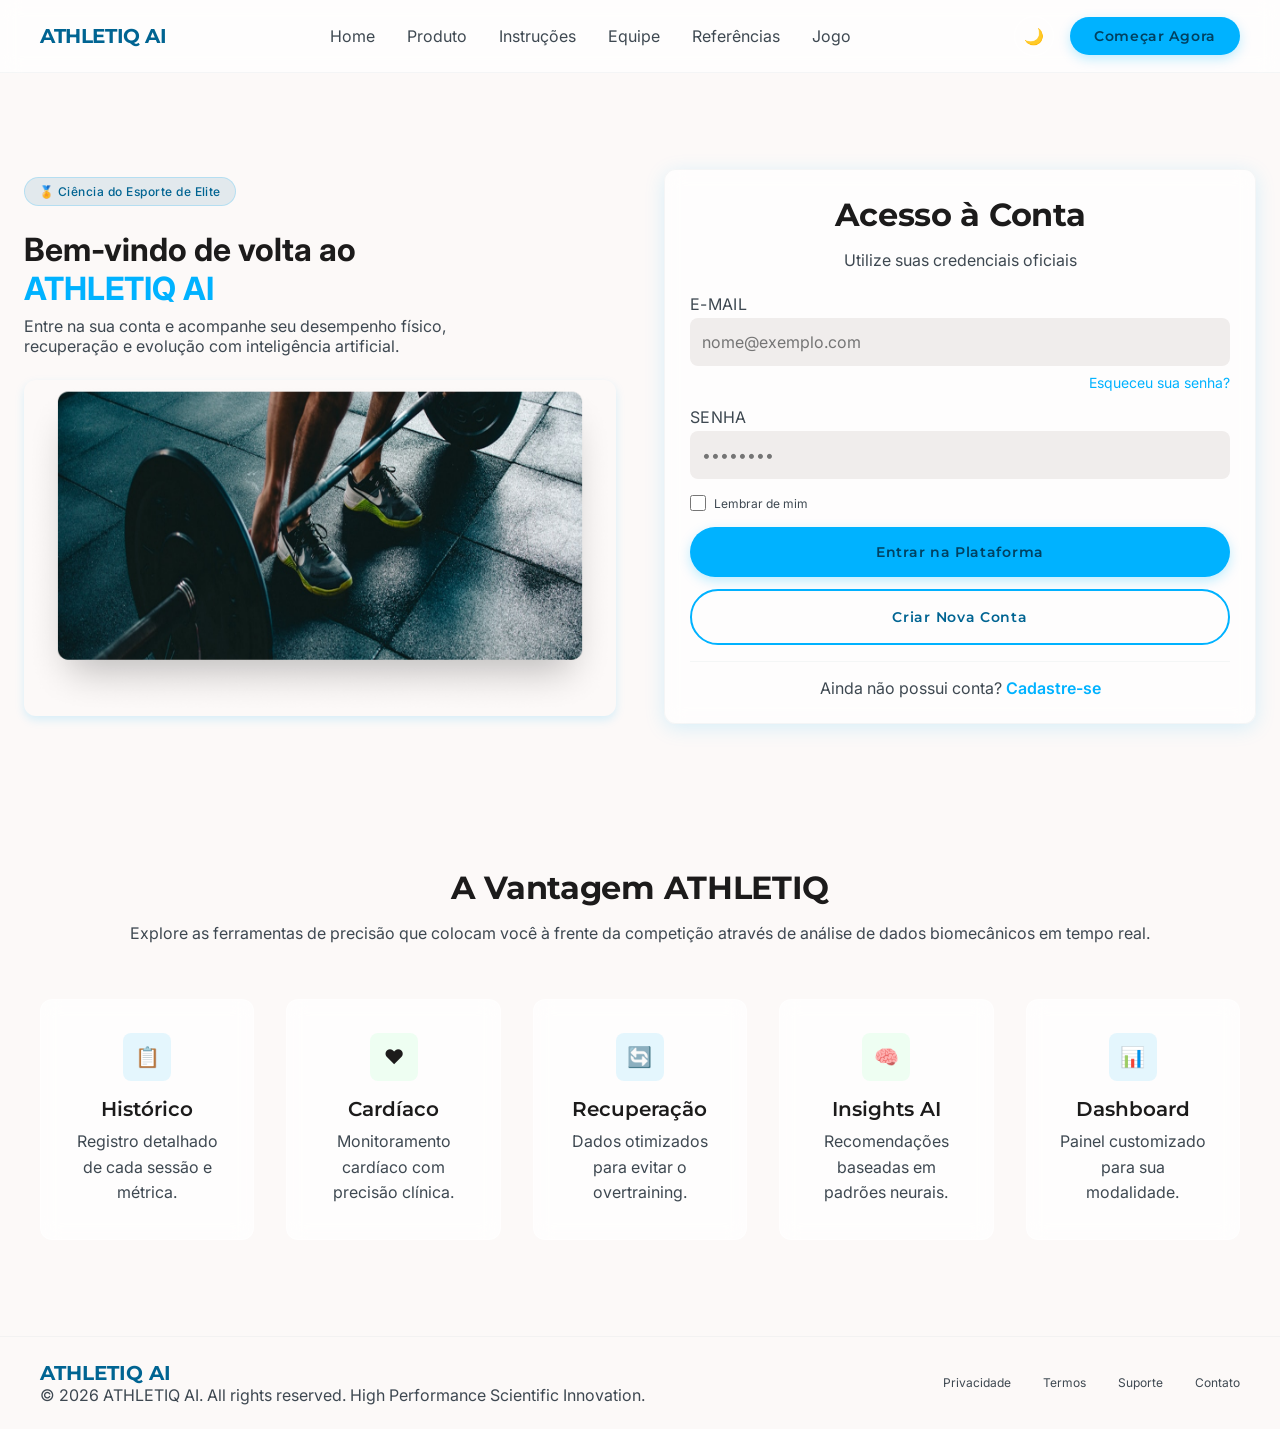
<file: src/pages/login.html>
<!DOCTYPE html>
<html lang="pt-BR" data-theme="light">

<head>
    <meta charset="UTF-8">
    <meta name="viewport" content="width=device-width, initial-scale=1.0">
    <title>Login — ATHLETIQ AI</title>
    <link rel="stylesheet" href="../css/style.css">
</head>

<body>

    <header class="site-header">
        <nav class="nav" aria-label="Navegação principal">
            <a href="../../index.html" class="nav-brand">ATHLETIQ AI</a>

            <ul class="nav-links">
                <li><a href="../../index.html">Home</a></li>
                <li><a href="produto.html">Produto</a></li>
                <li><a href="instrucoes.html">Instruções</a></li>
                <li><a href="equipe.html">Equipe</a></li>
                <li><a href="referencias.html">Referências</a></li>
                <li><a href="jogo.html">Jogo</a></li>
            </ul>

            <div class="nav-right">
                <button class="theme-toggle" aria-label="Alternar tema">🌙</button>

                <a href="login.html" id="auth-nav-btn" class="btn btn-primary">
                    Começar Agora
                </a>

                <button class="nav-mobile-toggle" aria-label="Abrir menu" aria-expanded="false">
                    ☰
                </button>
            </div>
        </nav>
    </header>

    <main>

        <section class="auth-hero">
            <div class="auth-copy">
                <span class="eyebrow-pill">
                    🏅&nbsp;Ciência do Esporte de Elite
                </span>

                <h1>
                    Bem-vindo de volta ao
                    <span>ATHLETIQ AI</span>
                </h1>

                <p>
                    Entre na sua conta e acompanhe seu desempenho físico,
                    recuperação e evolução com inteligência artificial.
                </p>

                <div class="auth-copy-media">
                    <img
                        src="../img/login/1.png"
                        alt="Tecnologia vestível ATHLETIQ em uso"
                    >
                </div>
            </div>

            <form
                class="auth-panel"
                onsubmit="event.preventDefault(); handleLoginSubmit(this);"
                aria-label="Formulário de login"
            >
                <div
                    class="section-head"
                    style="text-align:center; margin-bottom:24px;"
                >
                    <h2 style="font-size:32px;">Acesso à Conta</h2>

                    <p style="text-align:center; margin-top:4px;">
                        Utilize suas credenciais oficiais
                    </p>
                </div>

                <div class="field">
                    <label for="email-login">E-mail</label>

                    <input
                        id="email-login"
                        type="email"
                        placeholder="nome@exemplo.com"
                        required
                    >
                </div>

                <a href="#" class="auth-forgot">
                    Esqueceu sua senha?
                </a>

                <div class="field">
                    <label for="senha-login">Senha</label>

                    <input
                        id="senha-login"
                        type="password"
                        placeholder="••••••••"
                        required
                    >
                </div>

                <label class="auth-check">
                    <input type="checkbox">
                    Lembrar de mim
                </label>

                <button type="submit" class="btn btn-primary">
                    Entrar na Plataforma
                </button>

                <a
                    href="cadastro.html"
                    class="btn btn-outline"
                    style="margin-bottom:16px;"
                >
                    Criar Nova Conta
                </a>

                <p
                    style="
                        text-align:center;
                        font-size:16px;
                        color:var(--text-secondary);
                        border-top:1px solid var(--border-hair);
                        padding-top:16px;
                    "
                >
                    Ainda não possui conta?

                    <a
                        href="cadastro.html"
                        style="color:var(--accent); font-weight:600;"
                    >
                        Cadastre-se
                    </a>
                </p>
            </form>
        </section>

        <section class="section" aria-labelledby="vantagem-heading">
            <div class="section-head">
                <h2 id="vantagem-heading">A Vantagem ATHLETIQ</h2>

                <p>
                    Explore as ferramentas de precisão que colocam você à frente
                    da competição através de análise de dados biomecânicos em
                    tempo real.
                </p>
            </div>

            <div
                class="feature-grid"
                style="grid-template-columns:repeat(5,1fr);"
            >
                <div class="feature-card" style="text-align:center;">
                    <div
                        class="feature-icon"
                        style="
                            background:rgba(0,178,255,0.1);
                            margin:0 auto 16px;
                        "
                    >
                        📋
                    </div>

                    <h3>Histórico</h3>
                    <p>Registro detalhado de cada sessão e métrica.</p>
                </div>

                <div class="feature-card" style="text-align:center;">
                    <div
                        class="feature-icon"
                        style="
                            background:rgba(98,255,150,0.1);
                            margin:0 auto 16px;
                        "
                    >
                        ❤️
                    </div>

                    <h3>Cardíaco</h3>
                    <p>Monitoramento cardíaco com precisão clínica.</p>
                </div>

                <div class="feature-card" style="text-align:center;">
                    <div
                        class="feature-icon"
                        style="
                            background:rgba(0,178,255,0.1);
                            margin:0 auto 16px;
                        "
                    >
                        🔄
                    </div>

                    <h3>Recuperação</h3>
                    <p>Dados otimizados para evitar o overtraining.</p>
                </div>

                <div class="feature-card" style="text-align:center;">
                    <div
                        class="feature-icon"
                        style="
                            background:rgba(98,255,150,0.1);
                            margin:0 auto 16px;
                        "
                    >
                        🧠
                    </div>

                    <h3>Insights AI</h3>
                    <p>Recomendações baseadas em padrões neurais.</p>
                </div>

                <div class="feature-card" style="text-align:center;">
                    <div
                        class="feature-icon"
                        style="
                            background:rgba(0,178,255,0.1);
                            margin:0 auto 16px;
                        "
                    >
                        📊
                    </div>

                    <h3>Dashboard</h3>
                    <p>Painel customizado para sua modalidade.</p>
                </div>
            </div>
        </section>

    </main>

    <footer class="footer-inline">
        <div class="footer-inline-inner">
            <div>
                <span class="footer-brand" style="display:block;">
                    ATHLETIQ AI
                </span>

                <span style="font-size:16px; color:var(--text-secondary);">
                    © 2026 ATHLETIQ AI. All rights reserved. High Performance
                    Scientific Innovation.
                </span>
            </div>

            <nav class="footer-inline-links" aria-label="Links do rodapé">
                <a href="#">Privacidade</a>
                <a href="#">Termos</a>
                <a href="#">Suporte</a>
                <a href="#">Contato</a>
            </nav>
        </div>
    </footer>

    <script src="../js/script.js"></script>
</body>

</html>
</file>
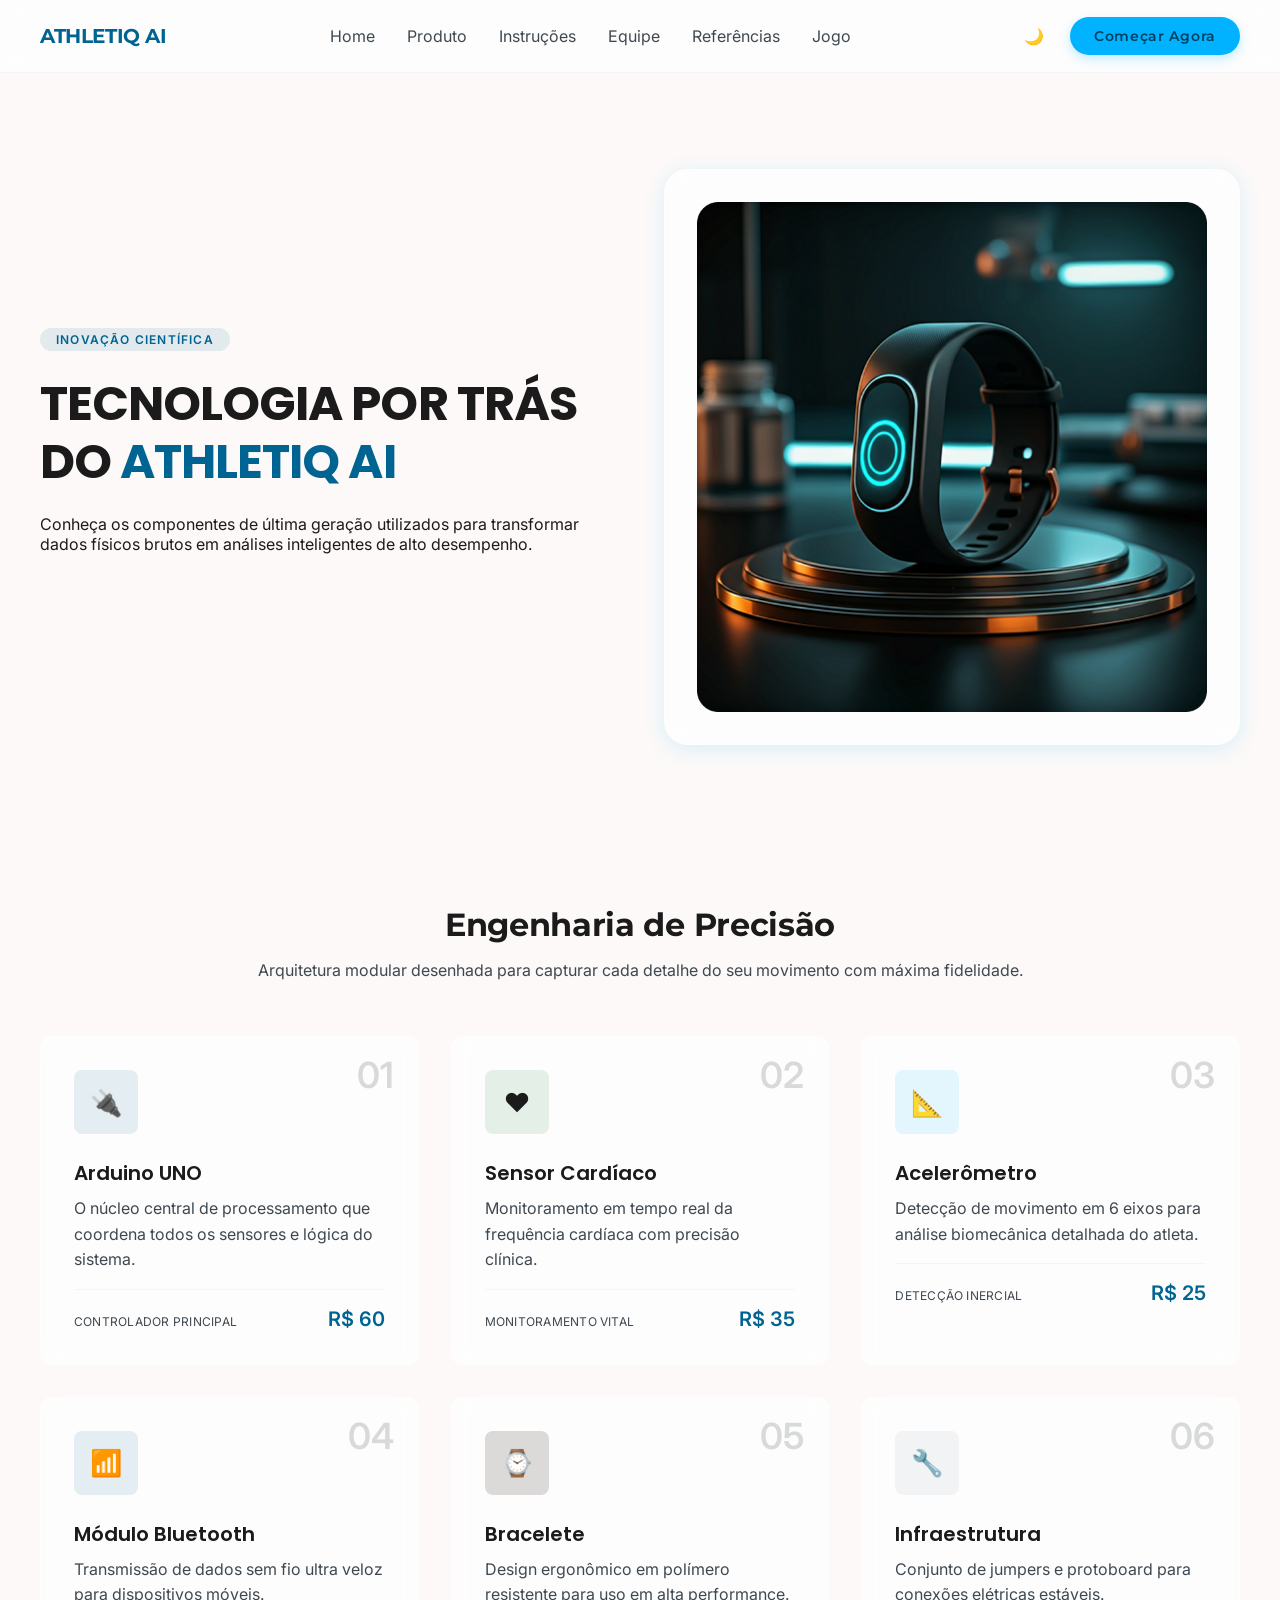
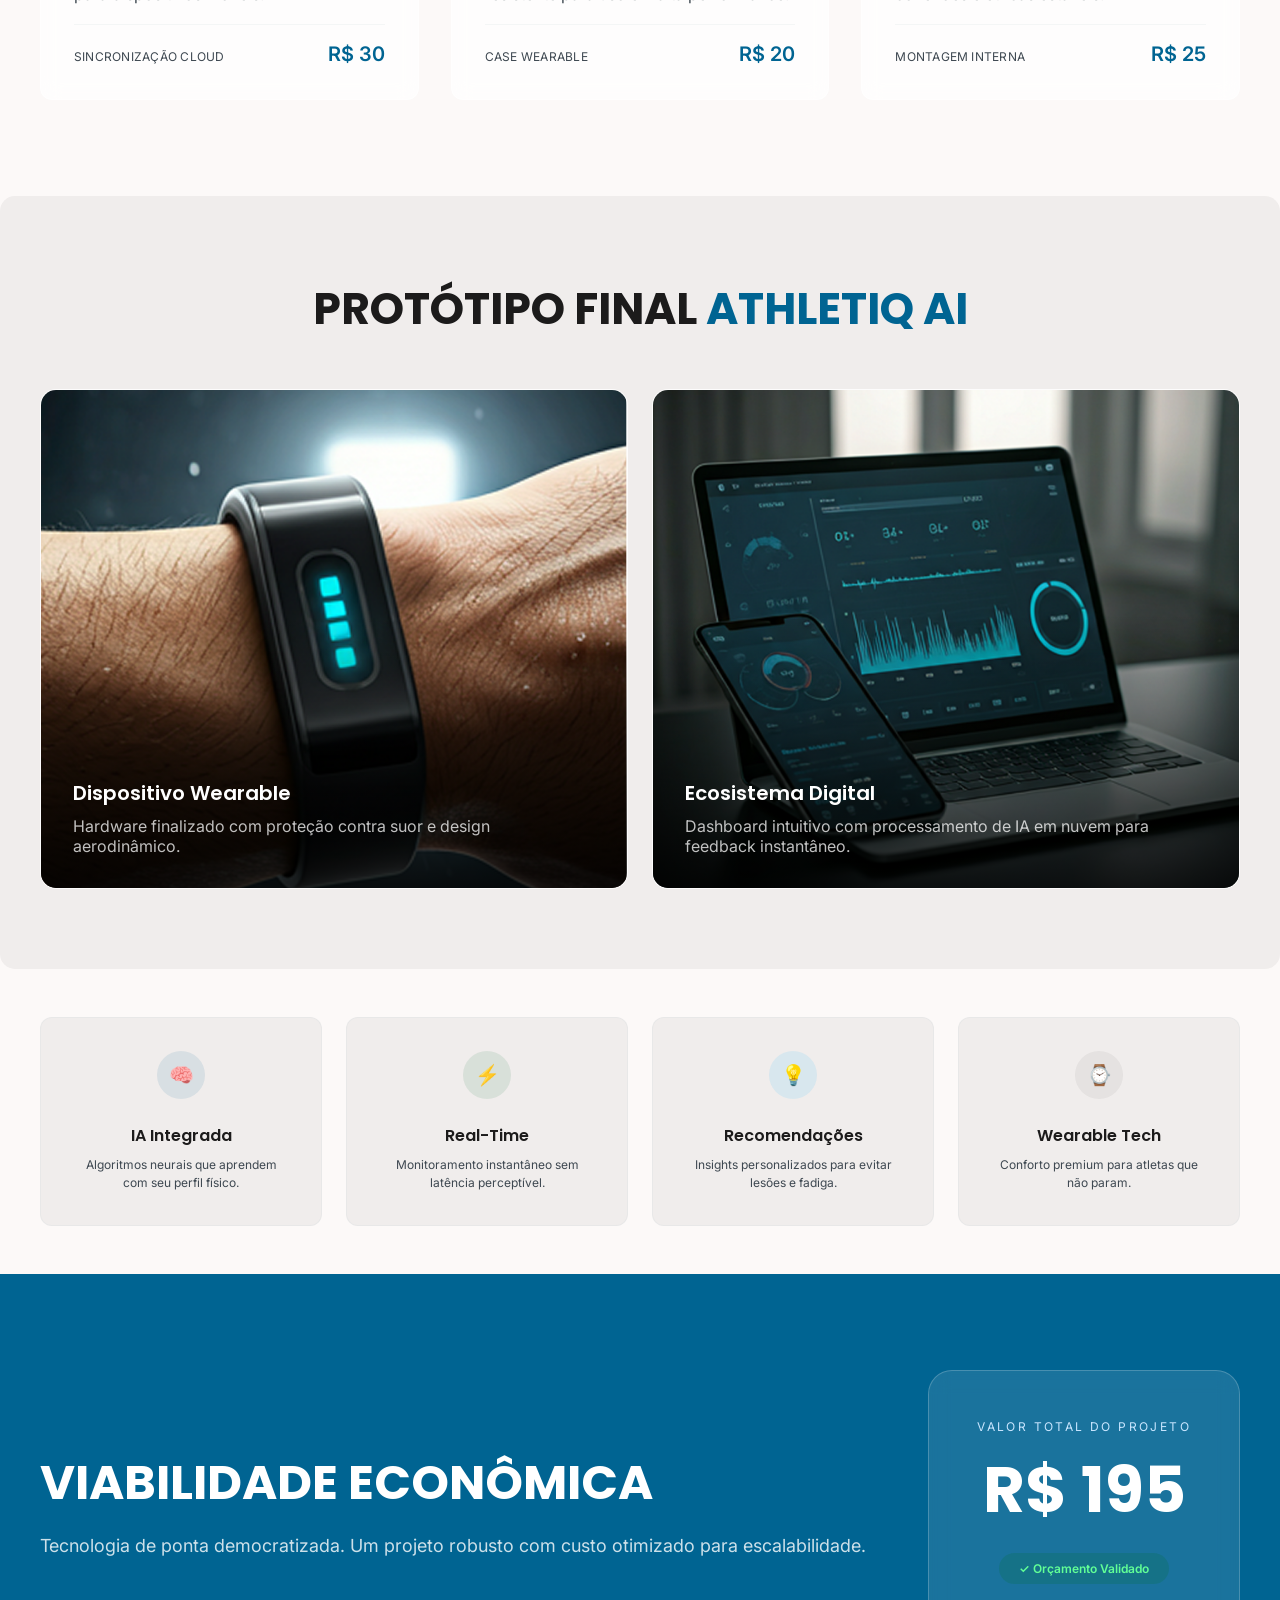
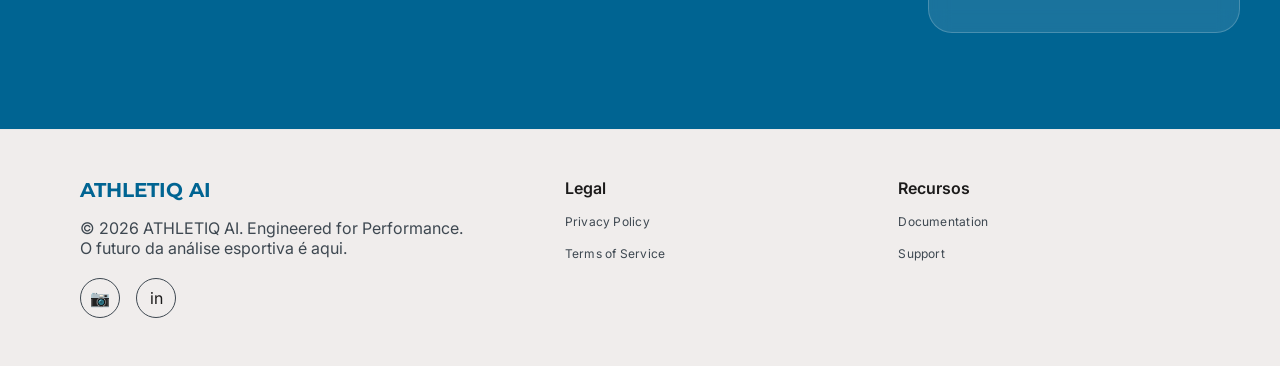
<file: src/pages/produto.html>
<!DOCTYPE html>
<html lang="pt-BR" data-theme="light">

<head>
    <meta charset="UTF-8">
    <meta name="viewport" content="width=device-width, initial-scale=1.0">
    <title>Produto — ATHLETIQ AI</title>
    <link rel="stylesheet" href="../css/style.css">
</head>

<body>

<header class="site-header">
    <nav class="nav" aria-label="Navegação principal">
        <a href="../../index.html" class="nav-brand">ATHLETIQ AI</a>
        <ul class="nav-links">
            <li><a href="../../index.html">Home</a></li>
            <li><a href="/src/pages/produto.html">Produto</a></li>
            <li><a href="/src/pages/instrucoes.html">Instruções</a></li>
            <li><a href="/src/pages/equipe.html">Equipe</a></li>
            <li><a href="/src/pages/referencias.html">Referências</a></li>
            <li><a href="/src/pages/jogo.html">Jogo</a></li>
        </ul>
        <div class="nav-right">
            <button class="theme-toggle" aria-label="Alternar tema">🌙</button>
            <a href="login.html" id="auth-nav-btn" class="btn btn-primary">Começar Agora</a>
            <button class="nav-mobile-toggle" aria-label="Abrir menu" aria-expanded="false">☰</button>
        </div>
    </nav>
</header>

    <main>

        <!-- Hero -->
        <section class="page-hero">
            <div class="page-hero-grid">
                <div>
                    <span class="eyebrow-tag">Inovação Científica</span>
                    <h1>TECNOLOGIA POR TRÁS<br>DO <span>ATHLETIQ AI</span></h1>
                    <p class="lead" style="margin-bottom:32px;">Conheça os componentes de última geração utilizados para
                        transformar dados físicos brutos em análises inteligentes de alto desempenho.</p>
                </div>
                <div class="page-hero-media">
                    <img src="../img/produto/1.png"
                        alt="Mockup do hardware ATHLETIQ AI">
                </div>
            </div>
        </section>

        <!-- Engenharia de Precisão -->
        <section class="section" aria-labelledby="eng-heading">
            <div class="section-head">
                <h2 id="eng-heading" class="font-poppins">Engenharia de Precisão</h2>
                <p>Arquitetura modular desenhada para capturar cada detalhe do seu movimento com máxima fidelidade.</p>
            </div>
            <div class="spec-grid">
                <article class="spec-card">
                    <span class="spec-index">01</span>
                    <div class="spec-icon" style="background:rgba(0,100,146,0.1)">🔌</div>
                    <h3>Arduino UNO</h3>
                    <p>O núcleo central de processamento que coordena todos os sensores e lógica do sistema.</p>
                    <div class="spec-foot"><span>Controlador Principal</span><b>R$ 60</b></div>
                </article>
                <article class="spec-card">
                    <span class="spec-index">02</span>
                    <div class="spec-icon" style="background:rgba(0,109,53,0.1)">❤️</div>
                    <h3>Sensor Cardíaco</h3>
                    <p>Monitoramento em tempo real da frequência cardíaca com precisão clínica.</p>
                    <div class="spec-foot"><span>Monitoramento Vital</span><b>R$ 35</b></div>
                </article>
                <article class="spec-card">
                    <span class="spec-index">03</span>
                    <div class="spec-icon" style="background:rgba(0,178,255,0.1)">📐</div>
                    <h3>Acelerômetro</h3>
                    <p>Detecção de movimento em 6 eixos para análise biomecânica detalhada do atleta.</p>
                    <div class="spec-foot"><span>Detecção Inercial</span><b>R$ 25</b></div>
                </article>
                <article class="spec-card">
                    <span class="spec-index">04</span>
                    <div class="spec-icon" style="background:rgba(0,100,146,0.1)">📶</div>
                    <h3>Módulo Bluetooth</h3>
                    <p>Transmissão de dados sem fio ultra veloz para dispositivos móveis.</p>
                    <div class="spec-foot"><span>Sincronização Cloud</span><b>R$ 30</b></div>
                </article>
                <article class="spec-card">
                    <span class="spec-index">05</span>
                    <div class="spec-icon" style="background:#dcd9d9">⌚</div>
                    <h3>Bracelete</h3>
                    <p>Design ergonômico em polímero resistente para uso em alta performance.</p>
                    <div class="spec-foot"><span>Case Wearable</span><b>R$ 20</b></div>
                </article>
                <article class="spec-card">
                    <span class="spec-index">06</span>
                    <div class="spec-icon" style="background:rgba(189,200,210,0.2)">🔧</div>
                    <h3>Infraestrutura</h3>
                    <p>Conjunto de jumpers e protoboard para conexões elétricas estáveis.</p>
                    <div class="spec-foot"><span>Montagem Interna</span><b>R$ 25</b></div>
                </article>
            </div>
        </section>

        <!-- Protótipo Final -->
        <section class="split-result" aria-labelledby="proto-heading">
            <h2 id="proto-heading">PROTÓTIPO FINAL <span>ATHLETIQ AI</span></h2>
            <div class="split-grid">
                <article class="split-panel">
                    <img src="../img/produto/2.png"
                        alt="Protótipo físico do bracelete ATHLETIQ">
                    <div class="label">
                        <h4>Dispositivo Wearable</h4>
                        <p>Hardware finalizado com proteção contra suor e design aerodinâmico.</p>
                    </div>
                </article>
                <article class="split-panel">
                    <img src="../img/produto/3.png"
                        alt="Dashboard do aplicativo ATHLETIQ">
                    <div class="label">
                        <h4>Ecosistema Digital</h4>
                        <p>Dashboard intuitivo com processamento de IA em nuvem para feedback instantâneo.</p>
                    </div>
                </article>
            </div>
        </section>

        <!-- Diferenciais -->
        <div class="mini-grid" aria-label="Diferenciais">
            <div class="mini-card">
                <div class="mini-icon" style="background:rgba(0,100,146,0.1)">🧠</div>
                <h5>IA Integrada</h5>
                <p>Algoritmos neurais que aprendem com seu perfil físico.</p>
            </div>
            <div class="mini-card">
                <div class="mini-icon" style="background:rgba(0,109,53,0.1)">⚡</div>
                <h5>Real-Time</h5>
                <p>Monitoramento instantâneo sem latência perceptível.</p>
            </div>
            <div class="mini-card">
                <div class="mini-icon" style="background:rgba(0,178,255,0.1)">💡</div>
                <h5>Recomendações</h5>
                <p>Insights personalizados para evitar lesões e fadiga.</p>
            </div>
            <div class="mini-card">
                <div class="mini-icon" style="background:rgba(28,27,27,0.05)">⌚</div>
                <h5>Wearable Tech</h5>
                <p>Conforto premium para atletas que não param.</p>
            </div>
        </div>

        <!-- Viabilidade Econômica -->
        <section class="value-banner" aria-labelledby="value-heading">
            <div class="value-banner-inner">
                <div>
                    <h2 id="value-heading">VIABILIDADE ECONÔMICA</h2>
                    <p>Tecnologia de ponta democratizada. Um projeto robusto com custo otimizado para escalabilidade.
                    </p>
                </div>
                <div class="value-card">
                    <div class="tag">Valor Total do Projeto</div>
                    <div class="amount">R$ 195</div>
                    <span class="badge">✓ Orçamento Validado</span>
                </div>
            </div>
        </section>

    </main>

    <footer class="footer-cols">
        <div class="footer-cols-inner">
            <div>
                <span class="footer-brand" style="display:block; margin-bottom:16px;">ATHLETIQ AI</span>
                <p style="font-size:16px; color:var(--text-secondary); max-width:384px;">© 2026 ATHLETIQ AI. Engineered
                    for Performance. O futuro da análise esportiva é aqui.</p>
                <div class="footer-social">
                    <a href="#" aria-label="Instagram">📷</a>
                    <a href="#" aria-label="LinkedIn">in</a>
                </div>
            </div>
            <div>
                <h4>Legal</h4>
                <ul>
                    <li><a href="#">Privacy Policy</a></li>
                    <li><a href="#">Terms of Service</a></li>
                </ul>
            </div>
            <div>
                <h4>Recursos</h4>
                <ul>
                    <li><a href="#">Documentation</a></li>
                    <li><a href="#">Support</a></li>
                </ul>
            </div>
        </div>
    </footer>

    <script src="../js/script.js"></script>
</body>

</html>
</file>
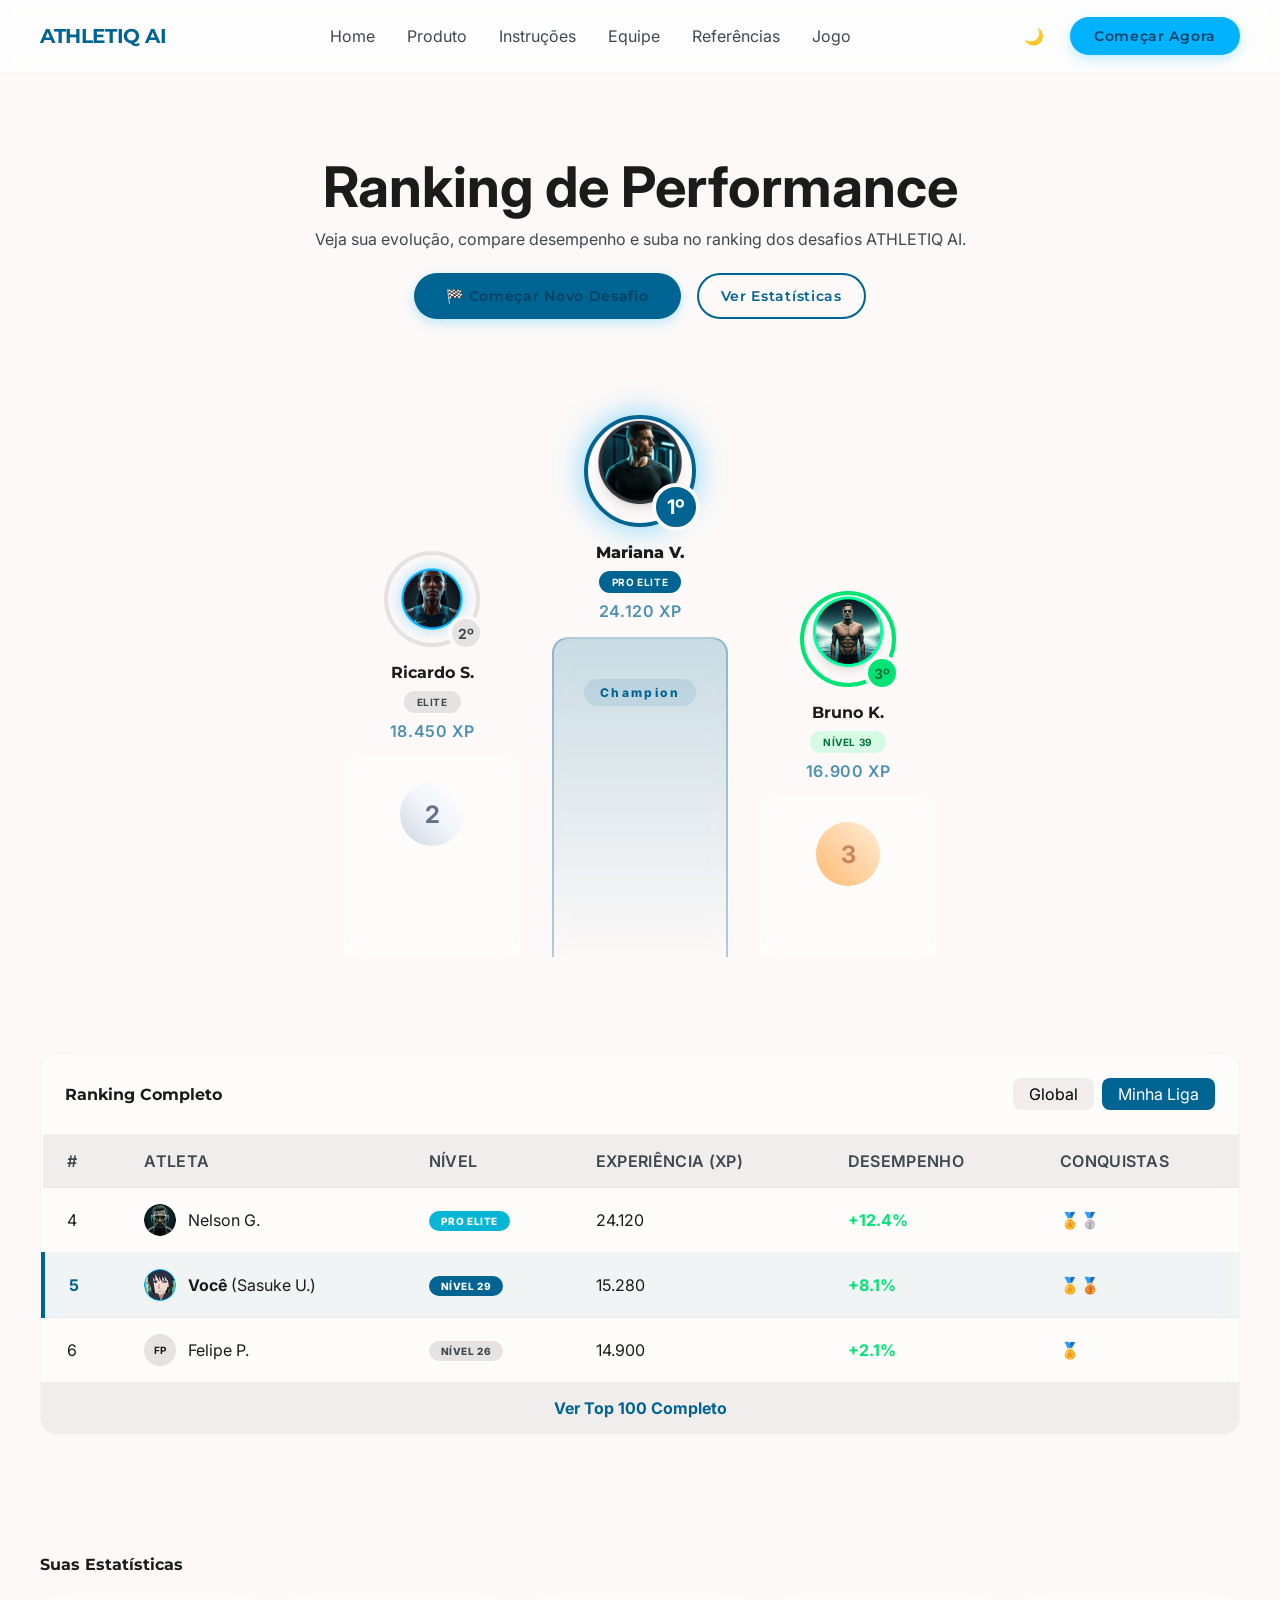
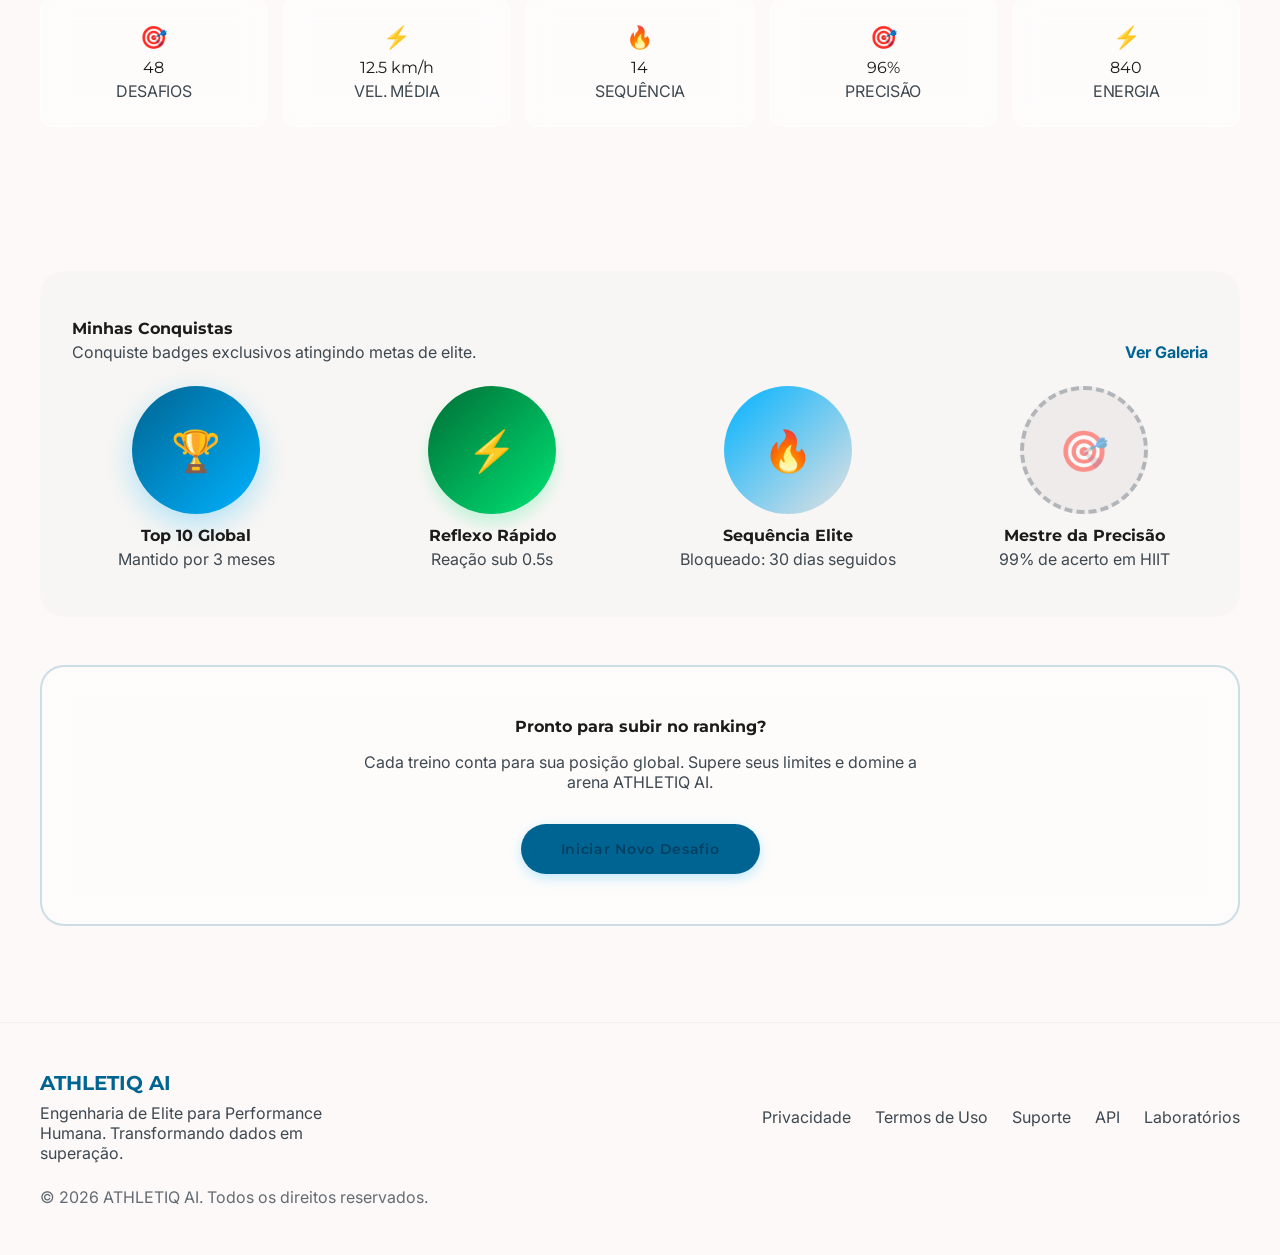
<file: src/pages/ranking.html>
<!DOCTYPE html>
<html lang="pt-BR" data-theme="light">

<head>
    <meta charset="UTF-8">
    <meta name="viewport" content="width=device-width, initial-scale=1.0">
    <title>Ranking — ATHLETIQ AI</title>
    <link rel="stylesheet" href="../css/style.css">
</head>

<body>

    <header class="site-header">
        <nav class="nav" aria-label="Navegação principal">
            <a href="../../index.html" class="nav-brand">ATHLETIQ AI</a>

            <ul class="nav-links">
                <li><a href="../../index.html">Home</a></li>
                <li><a href="produto.html">Produto</a></li>
                <li><a href="instrucoes.html">Instruções</a></li>
                <li><a href="equipe.html">Equipe</a></li>
                <li><a href="referencias.html">Referências</a></li>
                <li><a href="jogo.html">Jogo</a></li>
            </ul>

            <div class="nav-right">
                <button class="theme-toggle" aria-label="Alternar tema">🌙</button>

                <a href="login.html" id="auth-nav-btn" class="btn btn-primary">
                    Começar Agora
                </a>

                <button class="nav-mobile-toggle" aria-label="Abrir menu" aria-expanded="false">
                    ☰
                </button>
            </div>
        </nav>
    </header>

    <main>

        <!-- Hero -->
        <section class="rank-hero">
            <h1>Ranking de Performance</h1>

            <p>
                Veja sua evolução, compare desempenho e suba no ranking dos
                desafios ATHLETIQ AI.
            </p>

            <div class="rank-hero-actions">
                <a
                    href="jogo.html"
                    class="btn btn-primary"
                    style="background:var(--brand); padding:14px 32px;"
                >
                    🏁 Começar Novo Desafio
                </a>

                <a
                    href="#stats"
                    class="btn btn-outline"
                    style="border-color:var(--brand); color:var(--brand);"
                >
                    Ver Estatísticas
                </a>
            </div>
        </section>

        <!-- Pódio -->
        <section class="podium" aria-label="Pódio dos melhores colocados">

            <div class="podium-item second">
                <div class="podium-avatar">
                    <img
                        src="../img/ranking/1.png"
                        alt="Ricardo S."
                    >

                    <div class="podium-medal">2º</div>
                </div>

                <h3>Ricardo S.</h3>
                <div class="podium-tag">Elite</div>
                <div class="podium-xp">18.450 XP</div>

                <div class="podium-base">
                    <div class="podium-rank-num">2</div>
                </div>
            </div>

            <div class="podium-item first">
                <div class="podium-avatar">
                    <img
                        src="../img/ranking/2.png"
                        alt="Mariana V."
                    >

                    <div class="podium-medal">1º</div>
                </div>

                <h3>Mariana V.</h3>
                <div class="podium-tag">Pro Elite</div>
                <div class="podium-xp">24.120 XP</div>

                <div class="podium-base">
                    <span class="podium-rank-tag">Champion</span>
                </div>
            </div>

            <div class="podium-item third">
                <div class="podium-avatar">
                    <img
                        src="../img/ranking/3.png"
                        alt="Bruno K."
                    >

                    <div class="podium-medal">3º</div>
                </div>

                <h3>Bruno K.</h3>
                <div class="podium-tag">Nível 39</div>
                <div class="podium-xp">16.900 XP</div>

                <div class="podium-base">
                    <div
                        class="podium-rank-num"
                        style="
                            background:linear-gradient(45deg,#fdba74,#ffedd5);
                            color:#9a341280;
                        "
                    >
                        3
                    </div>
                </div>
            </div>

        </section>

        <!-- Ranking completo -->
        <section class="leaderboard" aria-labelledby="leaderboard-heading">
            <div class="leaderboard-panel">

                <div class="leaderboard-head">
                    <h2 id="leaderboard-heading">Ranking Completo</h2>

                    <div class="leaderboard-toggle">
                        <button>Global</button>
                        <button class="active">Minha Liga</button>
                    </div>
                </div>

                <div style="overflow-x:auto;">
                    <table class="rank-table">
                        <thead>
                            <tr>
                                <th>#</th>
                                <th>Atleta</th>
                                <th>Nível</th>
                                <th>Experiência (XP)</th>
                                <th>Desempenho</th>
                                <th>Conquistas</th>
                            </tr>
                        </thead>

                        <tbody>
                            <tr>
                                <td>4</td>

                                <td>
                                    <div class="rank-athlete">
                                        <img
                                            src="../img/ranking/4.png"
                                            alt="Nelson G."
                                        >

                                        <span>Nelson G.</span>
                                    </div>
                                </td>

                                <td>
                                    <span
                                        class="rank-level"
                                        style="background:#06b6d4;"
                                    >
                                        Pro Elite
                                    </span>
                                </td>

                                <td>24.120</td>
                                <td><span class="rank-perf">+12.4%</span></td>
                                <td>🏅🥈</td>
                            </tr>

                            <tr class="highlight">
                                <td style="color:var(--brand); font-weight:700;">
                                    5
                                </td>

                                <td>
                                    <div class="rank-athlete">
                                        <img
                                            src="../img/ranking/5.png"
                                            alt="Sasuke U."
                                        >

                                        <span>
                                            <b>Você</b> (Sasuke U.)
                                        </span>
                                    </div>
                                </td>

                                <td>
                                    <span class="rank-level brand">
                                        Nível 29
                                    </span>
                                </td>

                                <td>15.280</td>
                                <td><span class="rank-perf">+8.1%</span></td>
                                <td>🏅🥉</td>
                            </tr>

                            <tr>
                                <td>6</td>

                                <td>
                                    <div class="rank-athlete">
                                        <div class="avatar-fallback">FP</div>
                                        <span>Felipe P.</span>
                                    </div>
                                </td>

                                <td>
                                    <span class="rank-level grey">
                                        Nível 26
                                    </span>
                                </td>

                                <td>14.900</td>
                                <td><span class="rank-perf">+2.1%</span></td>
                                <td>🏅</td>
                            </tr>
                        </tbody>
                    </table>
                </div>

                <div class="leaderboard-more">
                    Ver Top 100 Completo
                </div>
            </div>
        </section>

        <!-- Estatísticas -->
        <div class="stats-heading" id="stats">
            <h2 style="font-size:16px;">Suas Estatísticas</h2>
        </div>

        <section class="user-stats" aria-label="Estatísticas do usuário">
            <div class="user-stat">
                <div class="icn">🎯</div>
                <div class="val">48</div>
                <div class="lbl">Desafios</div>
            </div>

            <div class="user-stat">
                <div class="icn">⚡</div>
                <div class="val">12.5 km/h</div>
                <div class="lbl">Vel. Média</div>
            </div>

            <div class="user-stat">
                <div class="icn">🔥</div>
                <div class="val">14</div>
                <div class="lbl">Sequência</div>
            </div>

            <div class="user-stat">
                <div class="icn">🎯</div>
                <div class="val">96%</div>
                <div class="lbl">Precisão</div>
            </div>

            <div class="user-stat">
                <div class="icn">⚡</div>
                <div class="val">840</div>
                <div class="lbl">Energia</div>
            </div>
        </section>

        <!-- Conquistas -->
        <section class="achievements" aria-labelledby="conquistas-heading">
            <div class="achievements-panel">

                <div class="achievements-head">
                    <div>
                        <h2 id="conquistas-heading">Minhas Conquistas</h2>

                        <p>
                            Conquiste badges exclusivos atingindo metas de elite.
                        </p>
                    </div>

                    <a href="#">Ver Galeria</a>
                </div>

                <div class="badge-grid">
                    <div class="badge-item">
                        <div class="badge-circle blue">🏆</div>
                        <h4>Top 10 Global</h4>
                        <p>Mantido por 3 meses</p>
                    </div>

                    <div class="badge-item">
                        <div class="badge-circle green">⚡</div>
                        <h4>Reflexo Rápido</h4>
                        <p>Reação sub 0.5s</p>
                    </div>

                    <div class="badge-item">
                        <div class="badge-circle faded">🔥</div>
                        <h4>Sequência Elite</h4>
                        <p>Bloqueado: 30 dias seguidos</p>
                    </div>

                    <div class="badge-item">
                        <div class="badge-circle locked">🎯</div>
                        <h4>Mestre da Precisão</h4>
                        <p>99% de acerto em HIIT</p>
                    </div>
                </div>
            </div>
        </section>

        <!-- Chamada final -->
        <section class="rank-cta" aria-labelledby="rank-cta-heading">
            <div class="rank-cta-panel">
                <h2 id="rank-cta-heading">
                    Pronto para subir no ranking?
                </h2>

                <p>
                    Cada treino conta para sua posição global. Supere seus
                    limites e domine a arena ATHLETIQ AI.
                </p>

                <a
                    href="jogo.html"
                    class="btn btn-primary"
                    style="
                        background:var(--brand);
                        display:inline-block;
                        padding:16px 40px;
                        margin-top:16px;
                    "
                >
                    Iniciar Novo Desafio
                </a>
            </div>
        </section>

    </main>

    <footer class="footer-ranking">
        <div class="footer-ranking-inner">
            <div>
                <span class="footer-brand" style="display:block;">
                    ATHLETIQ AI
                </span>

                <p
                    style="
                        font-size:16px;
                        color:var(--text-secondary);
                        max-width:320px;
                        margin-top:8px;
                    "
                >
                    Engenharia de Elite para Performance Humana.
                    Transformando dados em superação.
                </p>
            </div>

            <nav class="footer-ranking-links" aria-label="Links do rodapé">
                <a href="#">Privacidade</a>
                <a href="#">Termos de Uso</a>
                <a href="#">Suporte</a>
                <a href="#">API</a>
                <a href="#">Laboratórios</a>
            </nav>

            <span
                style="
                    font-size:16px;
                    color:var(--text-secondary);
                    opacity:0.8;
                "
            >
                © 2026 ATHLETIQ AI. Todos os direitos reservados.
            </span>
        </div>
    </footer>

    <script src="../js/script.js"></script>
</body>

</html>
</file>
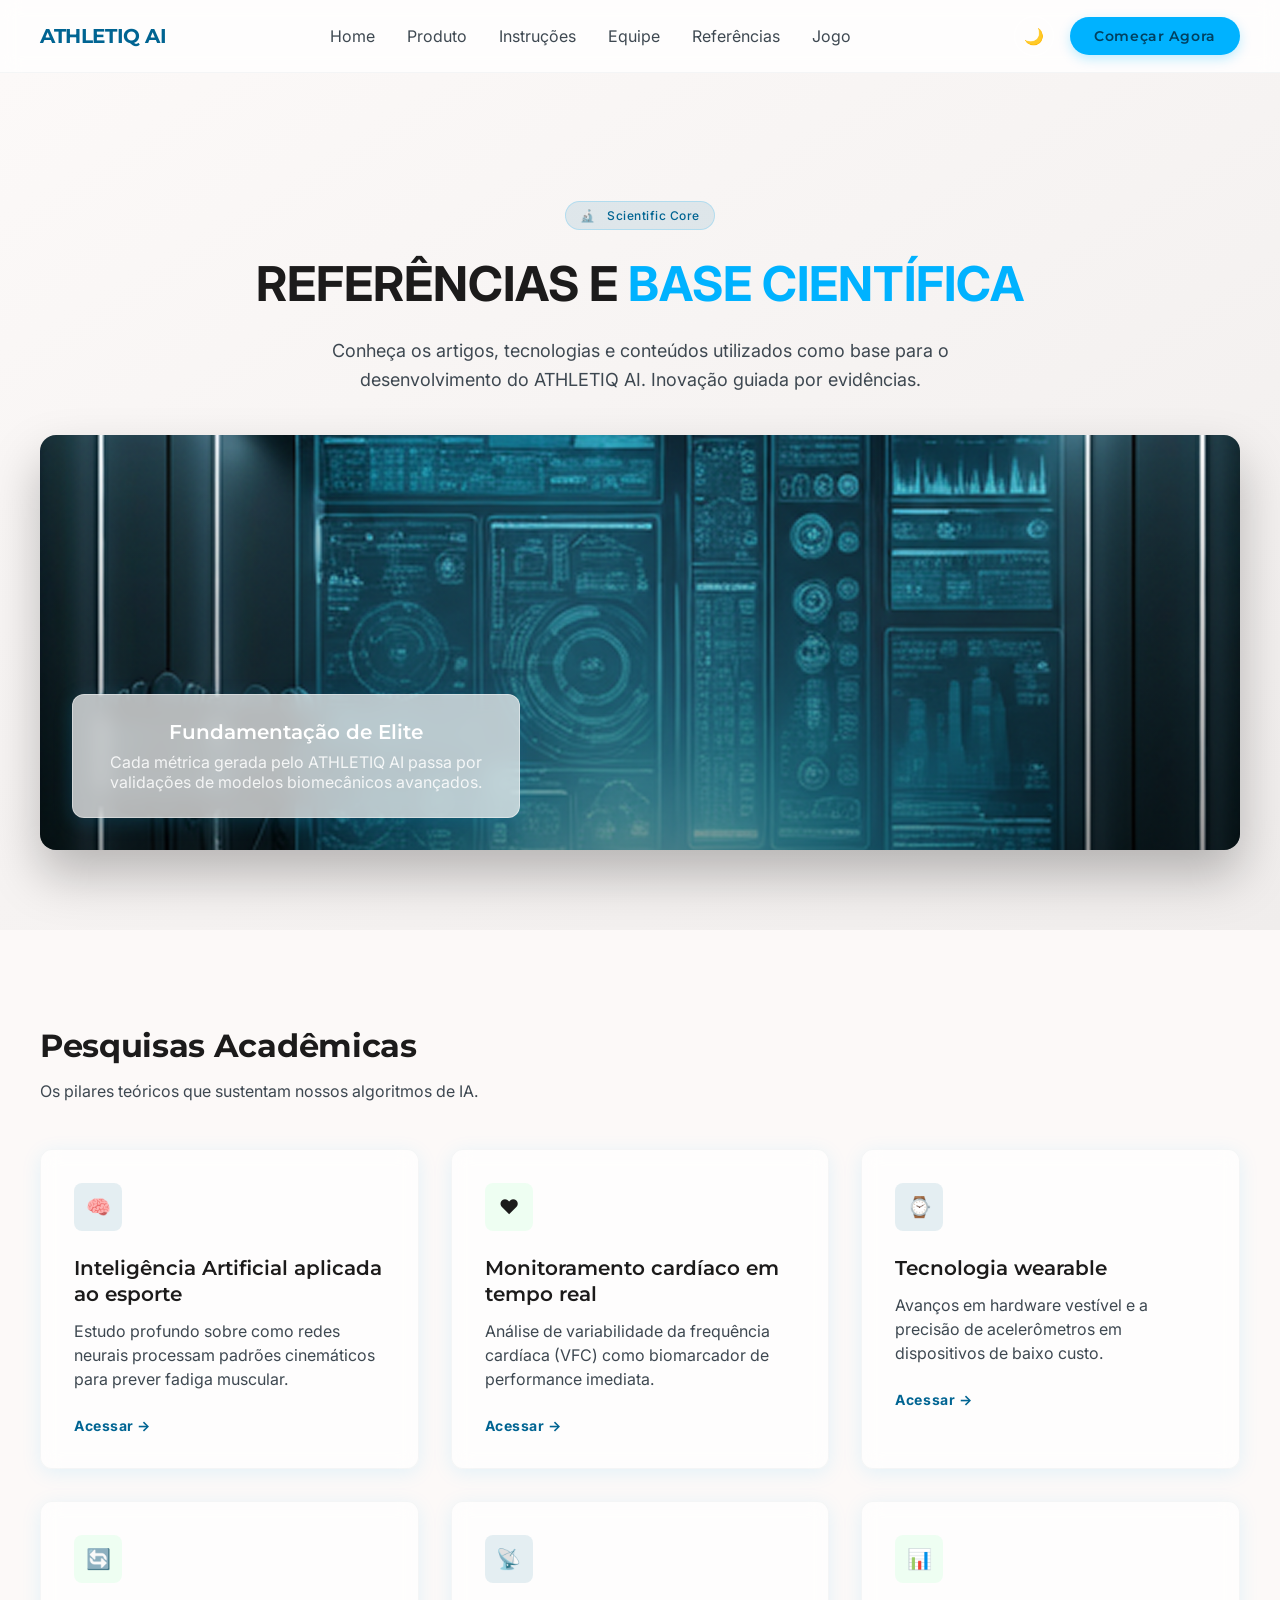
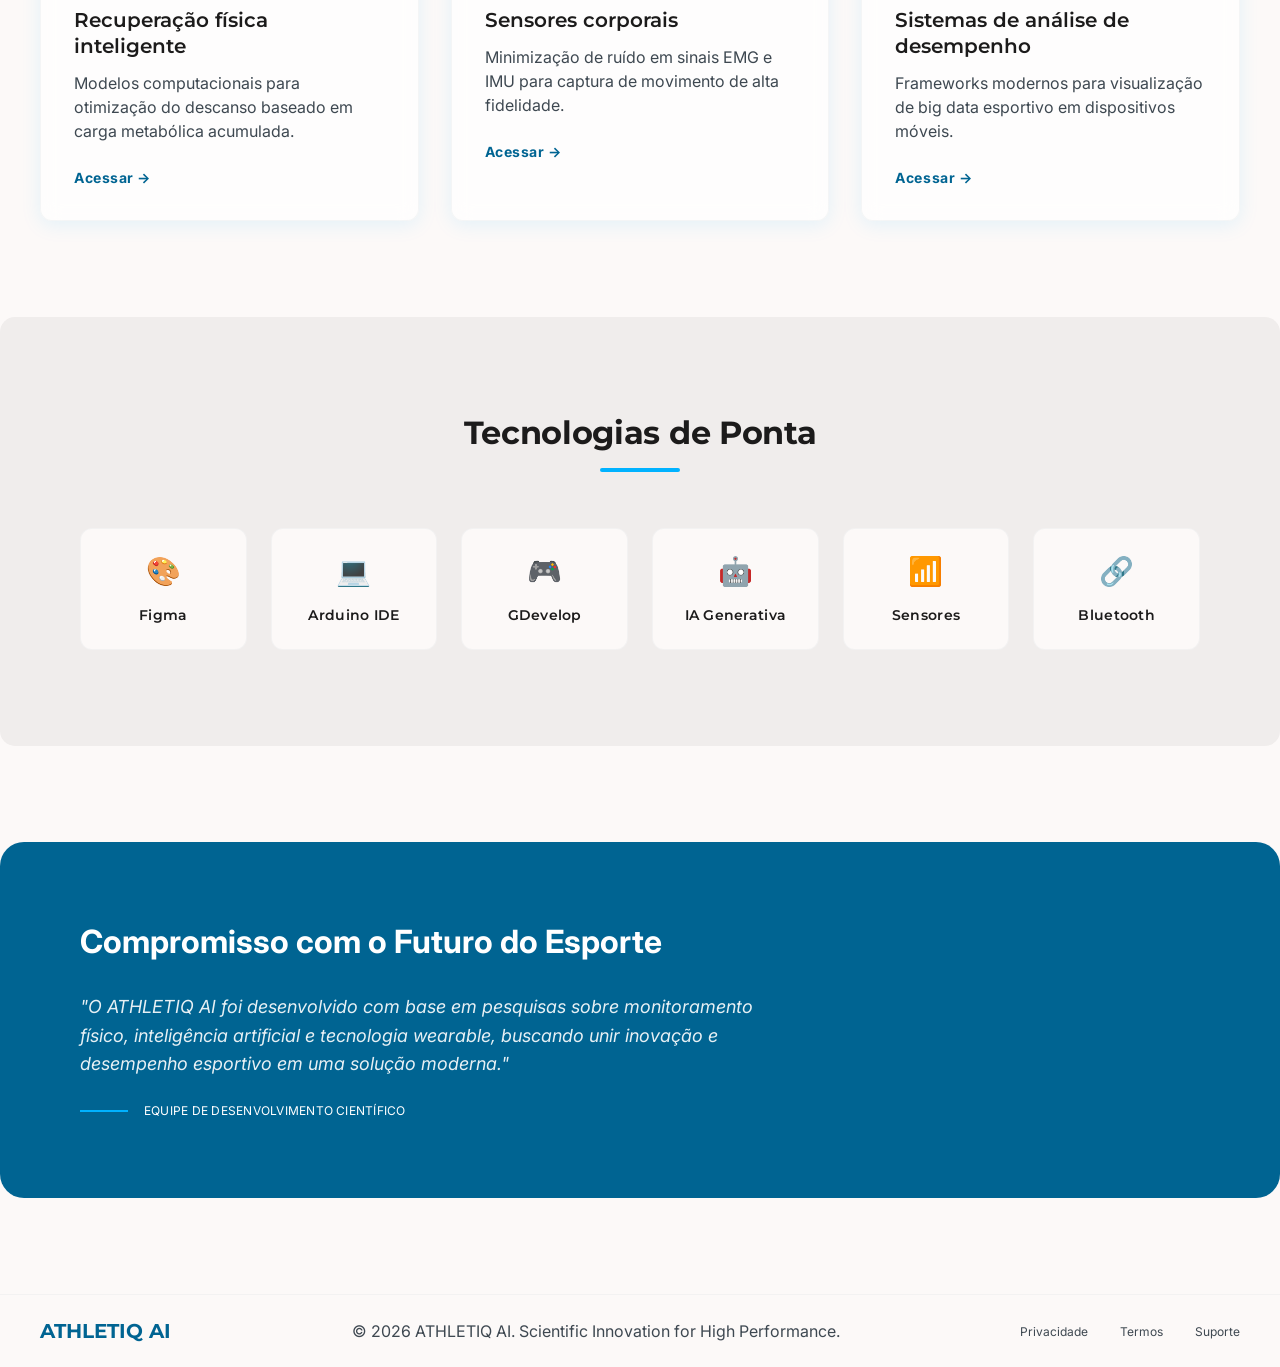
<file: src/pages/referencias.html>
<!DOCTYPE html>
<html lang="pt-BR" data-theme="light">

<head>
    <meta charset="UTF-8">
    <meta name="viewport" content="width=device-width, initial-scale=1.0">
    <title>Referências — ATHLETIQ AI</title>
    <link rel="stylesheet" href="../css/style.css">
</head>

<body>

<header class="site-header">
    <nav class="nav" aria-label="Navegação principal">
        <a href="../../index.html" class="nav-brand">ATHLETIQ AI</a>
        <ul class="nav-links">
            <li><a href="../../index.html">Home</a></li>
            <li><a href="/src/pages/produto.html">Produto</a></li>
            <li><a href="/src/pages/instrucoes.html">Instruções</a></li>
            <li><a href="/src/pages/equipe.html">Equipe</a></li>
            <li><a href="/src/pages/referencias.html">Referências</a></li>
            <li><a href="/src/pages/jogo.html">Jogo</a></li>
        </ul>
        <div class="nav-right">
            <button class="theme-toggle" aria-label="Alternar tema">🌙</button>
            <a href="login.html" id="auth-nav-btn" class="btn btn-primary">Começar Agora</a>
            <button class="nav-mobile-toggle" aria-label="Abrir menu" aria-expanded="false">☰</button>
        </div>
    </nav>
</header>

    <main>

        <!-- Hero -->
        <section class="ref-hero">
            <span class="eyebrow-pill"><span>🔬</span>&nbsp;Scientific Core</span>
            <h1>REFERÊNCIAS E <span>BASE CIENTÍFICA</span></h1>
            <p>Conheça os artigos, tecnologias e conteúdos utilizados como base para o desenvolvimento do ATHLETIQ AI.
                Inovação guiada por evidências.</p>
            <div class="ref-hero-media">
                <img src="../img/referencias/1.png"
                    alt="Ambiente científico de pesquisa ATHLETIQ">
                <div class="ref-hero-caption">
                    <h3>Fundamentação de Elite</h3>
                    <p>Cada métrica gerada pelo ATHLETIQ AI passa por validações de modelos biomecânicos avançados.</p>
                </div>
            </div>
        </section>

        <!-- Pesquisas Acadêmicas -->
        <section aria-labelledby="pesquisa-heading">
            <div class="section-head"
                style="max-width:var(--max-w); margin:0 auto; padding:96px 40px 0; text-align:left;">
                <h2 id="pesquisa-heading" style="text-align:left;">Pesquisas Acadêmicas</h2>
                <p style="text-align:left; margin-top:8px;">Os pilares teóricos que sustentam nossos algoritmos de IA.
                </p>
            </div>
            <div class="article-grid" style="padding-top:48px;">
                <article class="article-card">
                    <div class="article-icon" style="background:rgba(0,100,146,0.1)">🧠</div>
                    <h3>Inteligência Artificial aplicada ao esporte</h3>
                    <p>Estudo profundo sobre como redes neurais processam padrões cinemáticos para prever fadiga
                        muscular.</p>
                    <a href="#">Acessar →</a>
                </article>
                <article class="article-card">
                    <div class="article-icon" style="background:rgba(98,255,150,0.1)">❤️</div>
                    <h3>Monitoramento cardíaco em tempo real</h3>
                    <p>Análise de variabilidade da frequência cardíaca (VFC) como biomarcador de performance imediata.
                    </p>
                    <a href="#">Acessar →</a>
                </article>
                <article class="article-card">
                    <div class="article-icon" style="background:rgba(0,100,146,0.1)">⌚</div>
                    <h3>Tecnologia wearable</h3>
                    <p>Avanços em hardware vestível e a precisão de acelerômetros em dispositivos de baixo custo.</p>
                    <a href="#">Acessar →</a>
                </article>
                <article class="article-card">
                    <div class="article-icon" style="background:rgba(98,255,150,0.1)">🔄</div>
                    <h3>Recuperação física inteligente</h3>
                    <p>Modelos computacionais para otimização do descanso baseado em carga metabólica acumulada.</p>
                    <a href="#">Acessar →</a>
                </article>
                <article class="article-card">
                    <div class="article-icon" style="background:rgba(0,100,146,0.1)">📡</div>
                    <h3>Sensores corporais</h3>
                    <p>Minimização de ruído em sinais EMG e IMU para captura de movimento de alta fidelidade.</p>
                    <a href="#">Acessar →</a>
                </article>
                <article class="article-card">
                    <div class="article-icon" style="background:rgba(98,255,150,0.1)">📊</div>
                    <h3>Sistemas de análise de desempenho</h3>
                    <p>Frameworks modernos para visualização de big data esportivo em dispositivos móveis.</p>
                    <a href="#">Acessar →</a>
                </article>
            </div>
        </section>

        <!-- Tecnologias de Ponta -->
        <section class="section-alt"
            style="border-radius:15px; max-width:calc(var(--max-w) + 24px); margin:0 auto 96px; padding:96px 40px;"
            aria-labelledby="tech-heading-ref">
            <div class="section-head">
                <h2 id="tech-heading-ref">Tecnologias de Ponta</h2>
                <div class="rule"></div>
            </div>
            <div class="tech-grid">
                <div class="tech-card">
                    <div class="icn">🎨</div><span>Figma</span>
                </div>
                <div class="tech-card">
                    <div class="icn">💻</div><span>Arduino IDE</span>
                </div>
                <div class="tech-card">
                    <div class="icn">🎮</div><span>GDevelop</span>
                </div>
                <div class="tech-card">
                    <div class="icn">🤖</div><span>IA Generativa</span>
                </div>
                <div class="tech-card">
                    <div class="icn">📶</div><span>Sensores</span>
                </div>
                <div class="tech-card">
                    <div class="icn">🔗</div><span>Bluetooth</span>
                </div>
            </div>
        </section>

        <!-- Quote / Compromisso -->
        <section class="quote-banner" aria-labelledby="compromisso-heading">
            <h2 id="compromisso-heading">Compromisso com o Futuro do Esporte</h2>
            <blockquote>"O ATHLETIQ AI foi desenvolvido com base em pesquisas sobre monitoramento físico, inteligência
                artificial e tecnologia wearable, buscando unir inovação e desempenho esportivo em uma solução moderna."
            </blockquote>
            <div class="attribution"><span class="line"></span><span>Equipe de Desenvolvimento Científico</span></div>
        </section>

    </main>

    <footer class="footer-inline">
        <div class="footer-inline-inner">
            <span class="footer-brand">ATHLETIQ AI</span>
            <span style="font-size:16px; color:var(--text-secondary);">© 2026 ATHLETIQ AI. Scientific Innovation for
                High Performance.</span>
            <nav class="footer-inline-links" aria-label="Links do rodapé">
                <a href="#">Privacidade</a>
                <a href="#">Termos</a>
                <a href="#">Suporte</a>
            </nav>
        </div>
    </footer>

    <script src="../js/script.js"></script>
</body>

</html>
</file>
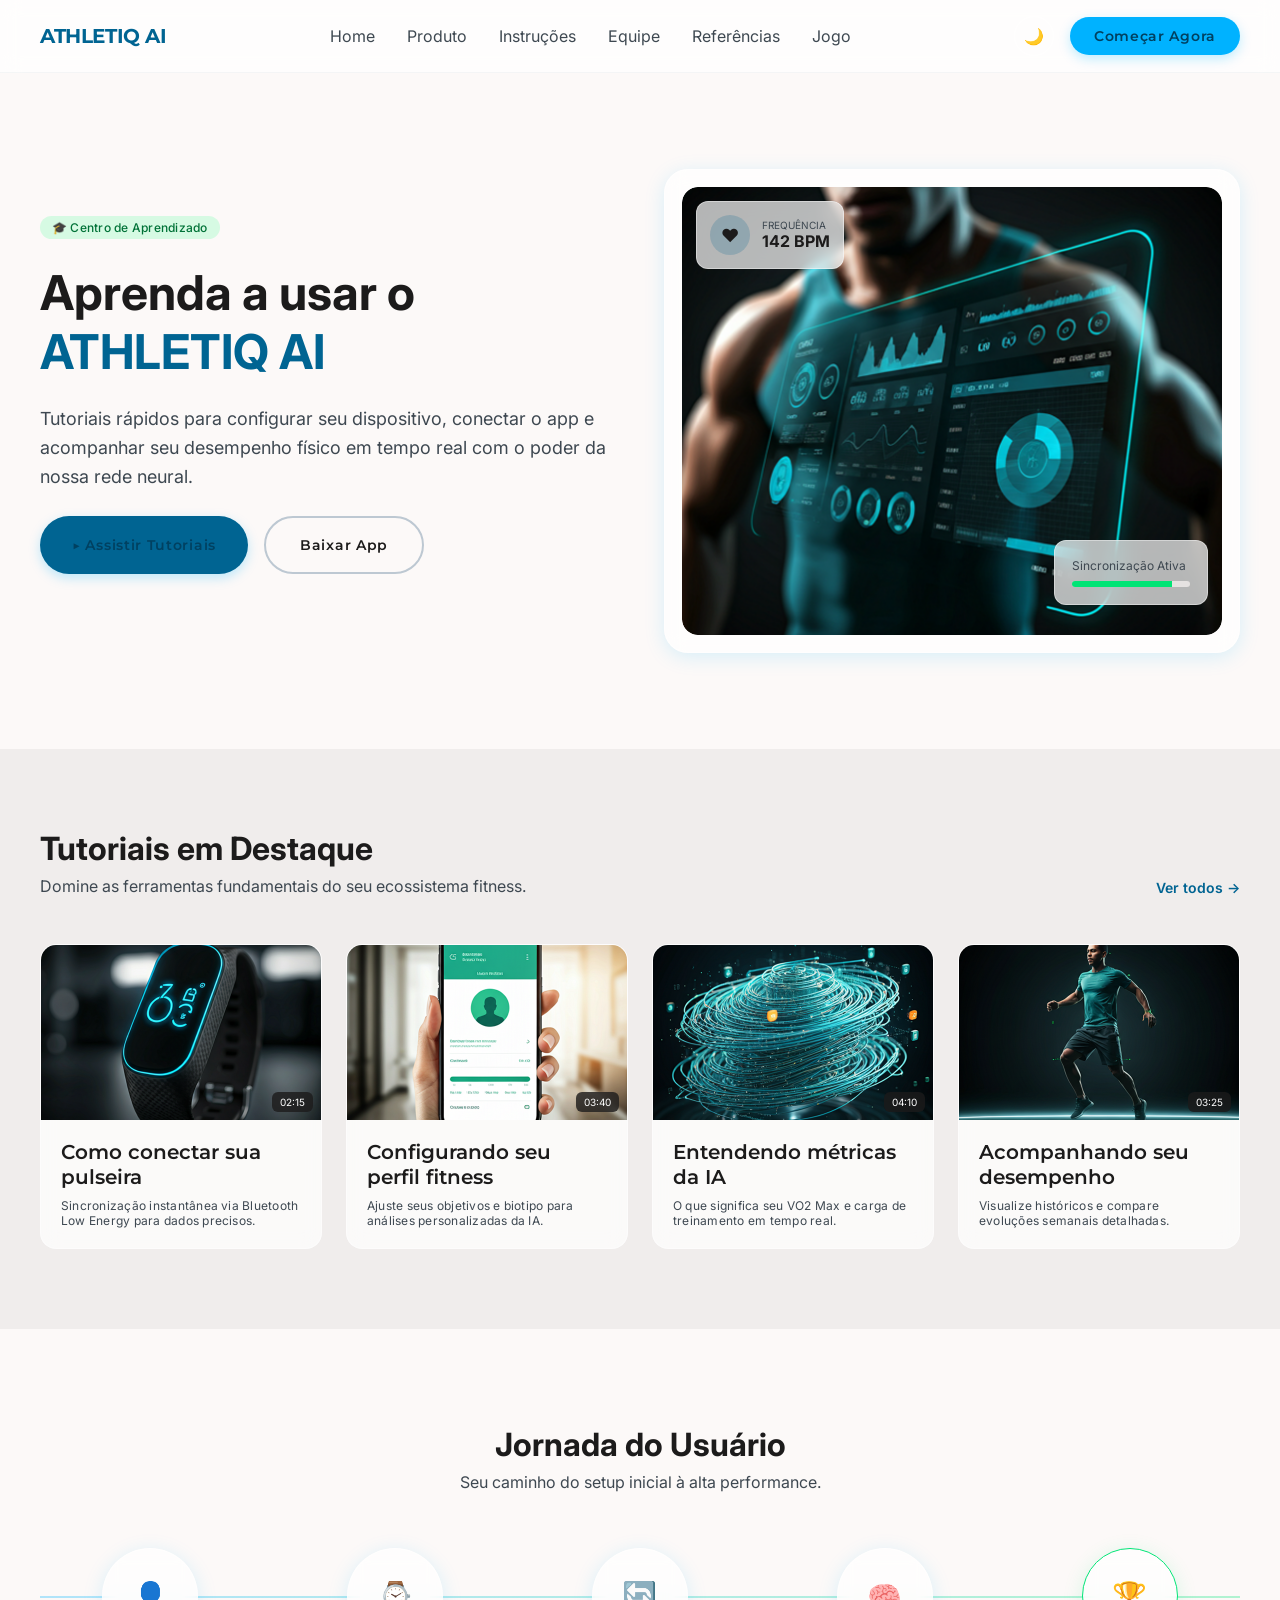
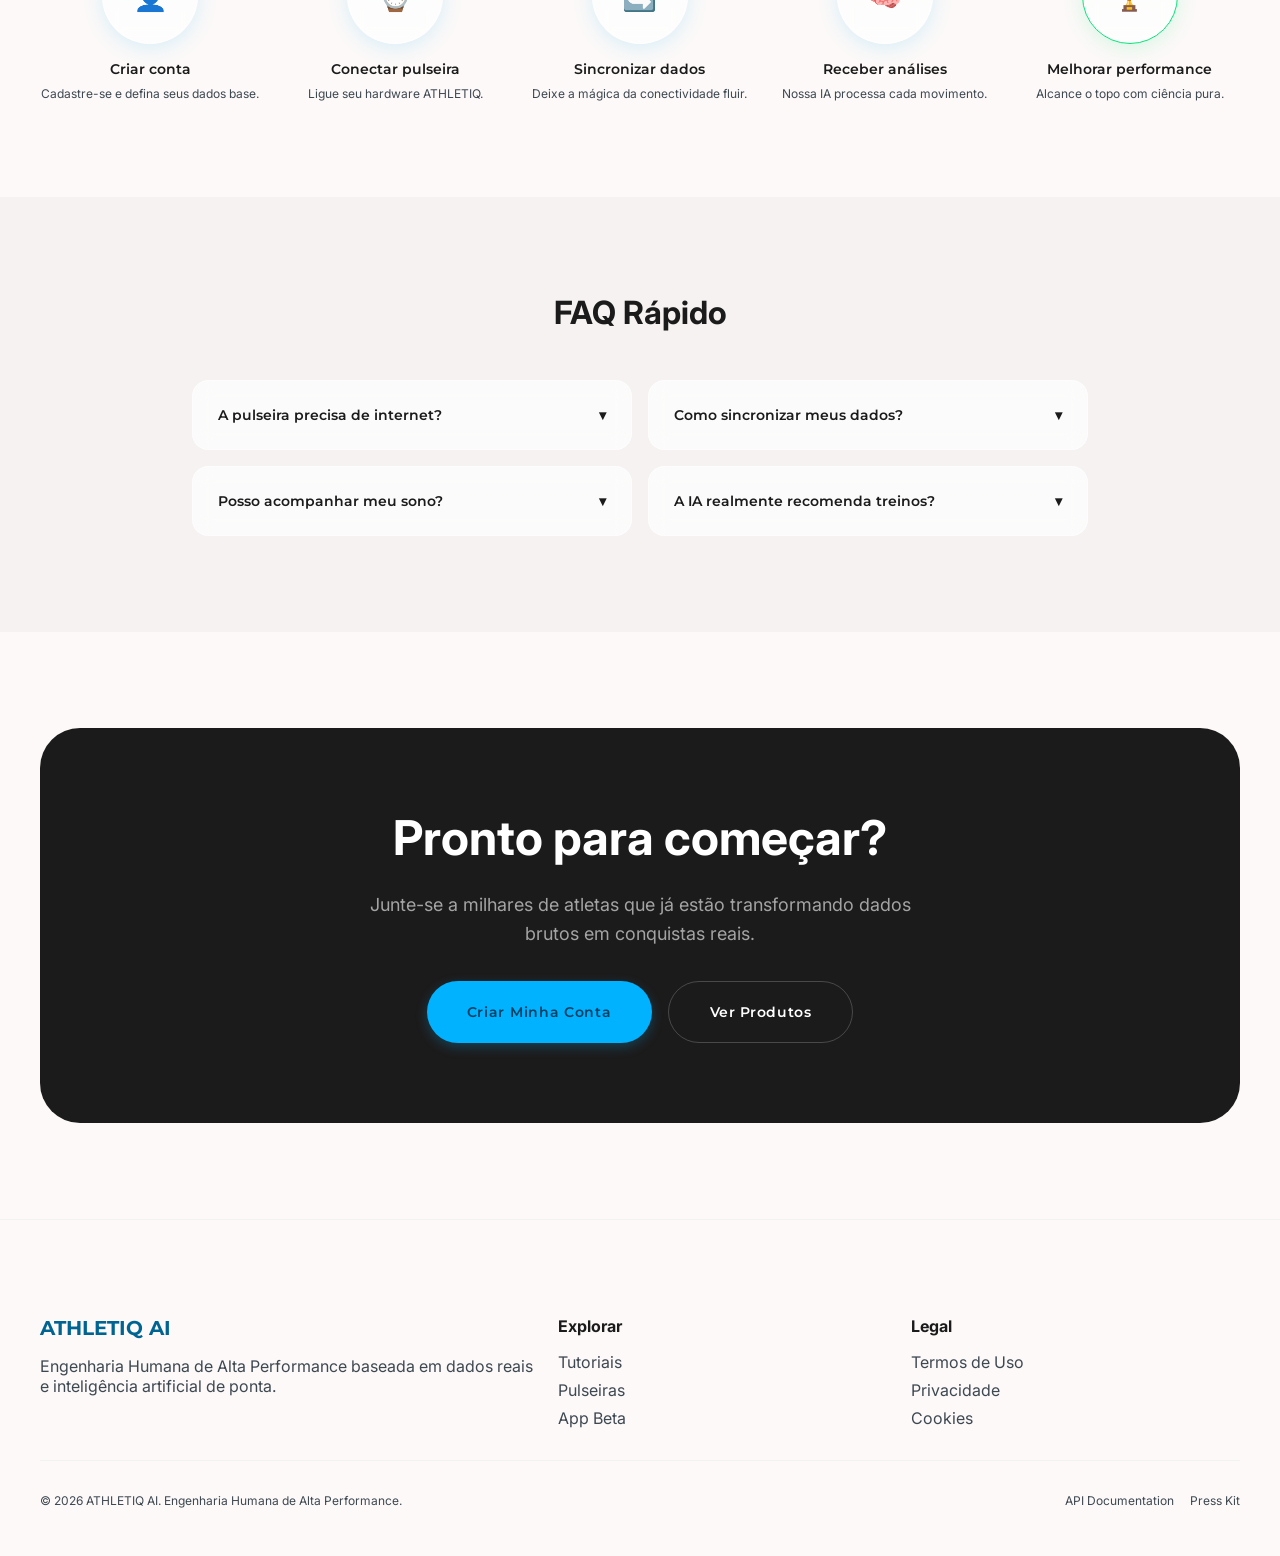
<file: src/pages/tutoriais.html>
<!DOCTYPE html>
<html lang="pt-BR" data-theme="light">

<head>
    <meta charset="UTF-8">
    <meta name="viewport" content="width=device-width, initial-scale=1.0">
    <title>Tutoriais — ATHLETIQ AI</title>
    <link rel="stylesheet" href="../css/style.css">
</head>

<body>

    <header class="site-header">
        <nav class="nav" aria-label="Navegação principal">
            <a href="../../index.html" class="nav-brand">ATHLETIQ AI</a>
            <ul class="nav-links">
                <li><a href="../../index.html">Home</a></li>
                <li><a href="/src/pages/produto.html">Produto</a></li>
                <li><a href="/src/pages/instrucoes.html">Instruções</a></li>
                <li><a href="/src/pages/equipe.html">Equipe</a></li>
                <li><a href="/src/pages/referencias.html">Referências</a></li>
                <li><a href="/src/pages/jogo.html">Jogo</a></li>
            </ul>
            <div class="nav-right">
                <button class="theme-toggle" aria-label="Alternar tema">🌙</button>
                <a href="login.html" id="auth-nav-btn" class="btn btn-primary">Começar Agora</a>
                <button class="nav-mobile-toggle" aria-label="Abrir menu" aria-expanded="false">☰</button>
            </div>
        </nav>
    </header>

    <main>

        <!-- Hero -->
        <section class="tut-hero">
            <div>
                <span class="tut-badge">🎓&nbsp;Centro de Aprendizado</span>
                <h1>Aprenda a usar o<br><span>ATHLETIQ AI</span></h1>
                <p>Tutoriais rápidos para configurar seu dispositivo, conectar o app e acompanhar seu desempenho físico
                    em tempo real com o poder da nossa rede neural.</p>
                <div class="hero-actions">
                    <a href="#tutoriais" class="btn btn-primary" style="background:var(--brand); padding:16px 32px;">▶
                        Assistir Tutoriais</a>
                    <a href="#" class="btn btn-outline" style="border-color:#bdc8d2; color:var(--text-primary);">Baixar
                        App</a>
                </div>
            </div>
            <div class="tut-hero-media">
                <div class="frame">
                    <img src="../img/tutoriais/1.png"
                        alt="Dashboard ATHLETIQ mostrando dados em tempo real">
                </div>
                <div class="tut-hud-top">
                    <div class="icn">❤️</div>
                    <div><span>Frequência</span><b>142 BPM</b></div>
                </div>
                <div class="tut-hud-bottom"><span>Sincronização Ativa</span>
                    <div class="tut-hud-bar"><span></span></div>
                </div>
            </div>
        </section>

        <!-- Tutoriais em destaque -->
        <section class="tut-grid-section" id="tutoriais" aria-labelledby="tut-heading">
            <div class="tut-grid-head">
                <div>
                    <h2 id="tut-heading">Tutoriais em Destaque</h2>
                    <p>Domine as ferramentas fundamentais do seu ecossistema fitness.</p>
                </div>
                <a href="#">Ver todos →</a>
            </div>
            <div class="tut-grid">
                <article class="tut-card">
                    <div class="tut-thumb"><img
                            src="../img/tutoriais/2.png"
                            alt="Tutorial: como conectar sua pulseira"><span class="time">02:15</span></div>
                    <div class="tut-card-body">
                        <h3>Como conectar sua pulseira</h3>
                        <p>Sincronização instantânea via Bluetooth Low Energy para dados precisos.</p>
                    </div>
                </article>
                <article class="tut-card">
                    <div class="tut-thumb"><img
                            src="../img/tutoriais/3.png"
                            alt="Tutorial: configurando seu perfil fitness"><span class="time">03:40</span></div>
                    <div class="tut-card-body">
                        <h3>Configurando seu perfil fitness</h3>
                        <p>Ajuste seus objetivos e biotipo para análises personalizadas da IA.</p>
                    </div>
                </article>
                <article class="tut-card">
                    <div class="tut-thumb"><img
                            src="../img/tutoriais/4.png"
                            alt="Tutorial: entendendo métricas da IA"><span class="time">04:10</span></div>
                    <div class="tut-card-body">
                        <h3>Entendendo métricas da IA</h3>
                        <p>O que significa seu VO2 Max e carga de treinamento em tempo real.</p>
                    </div>
                </article>
                <article class="tut-card">
                    <div class="tut-thumb"><img
                            src="../img/tutoriais/5.png"
                            alt="Tutorial: acompanhando seu desempenho"><span class="time">03:25</span></div>
                    <div class="tut-card-body">
                        <h3>Acompanhando seu desempenho</h3>
                        <p>Visualize históricos e compare evoluções semanais detalhadas.</p>
                    </div>
                </article>
            </div>
        </section>

        <!-- Jornada do usuário -->
        <section class="journey-section" aria-labelledby="jornada-tut-heading">
            <h2 id="jornada-tut-heading" style="font-size:32px;">Jornada do Usuário</h2>
            <p style="color:var(--text-secondary); margin-top:8px;">Seu caminho do setup inicial à alta performance.</p>
            <div class="journey-track">
                <div class="journey-step">
                    <div class="journey-circle">👤</div>
                    <h4>Criar conta</h4>
                    <p>Cadastre-se e defina seus dados base.</p>
                </div>
                <div class="journey-step">
                    <div class="journey-circle">⌚</div>
                    <h4>Conectar pulseira</h4>
                    <p>Ligue seu hardware ATHLETIQ.</p>
                </div>
                <div class="journey-step">
                    <div class="journey-circle">🔄</div>
                    <h4>Sincronizar dados</h4>
                    <p>Deixe a mágica da conectividade fluir.</p>
                </div>
                <div class="journey-step">
                    <div class="journey-circle">🧠</div>
                    <h4>Receber análises</h4>
                    <p>Nossa IA processa cada movimento.</p>
                </div>
                <div class="journey-step last">
                    <div class="journey-circle">🏆</div>
                    <h4>Melhorar performance</h4>
                    <p>Alcance o topo com ciência pura.</p>
                </div>
            </div>
        </section>

        <!-- FAQ -->
        <section class="faq-section" aria-labelledby="faq-heading">
            <h2 id="faq-heading" style="text-align:center; font-size:32px; margin-bottom:48px;">FAQ Rápido</h2>
            <div class="faq-list">
                <div class="faq-item">A pulseira precisa de internet? <span>▾</span></div>
                <div class="faq-item">Como sincronizar meus dados? <span>▾</span></div>
                <div class="faq-item">Posso acompanhar meu sono? <span>▾</span></div>
                <div class="faq-item">A IA realmente recomenda treinos? <span>▾</span></div>
            </div>
        </section>

        <!-- CTA -->
        <section style="padding:96px 40px;">
            <div class="dark-cta">
                <h2>Pronto para começar?</h2>
                <p>Junte-se a milhares de atletas que já estão transformando dados brutos em conquistas reais.</p>
                <div class="dark-cta-actions">
                    <a href="cadastro.html" class="btn btn-primary" style="padding:20px 40px;">Criar Minha Conta</a>
                    <a href="produto.html" class="btn-outline-white">Ver Produtos</a>
                </div>
            </div>
        </section>

    </main>

    <footer class="footer-explore">
        <div class="footer-explore-inner">
            <div>
                <span class="footer-brand" style="display:block; margin-bottom:16px;">ATHLETIQ AI</span>
                <p style="font-size:16px; color:var(--text-secondary);">Engenharia Humana de Alta Performance baseada em
                    dados reais e inteligência artificial de ponta.</p>
            </div>
            <div>
                <h4>Explorar</h4>
                <ul>
                    <li><a href="tutoriais.html">Tutoriais</a></li>
                    <li><a href="#">Pulseiras</a></li>
                    <li><a href="#">App Beta</a></li>
                </ul>
            </div>
            <div>
                <h4>Legal</h4>
                <ul>
                    <li><a href="#">Termos de Uso</a></li>
                    <li><a href="#">Privacidade</a></li>
                    <li><a href="#">Cookies</a></li>
                </ul>
            </div>
        </div>
        <div class="footer-explore-bottom">
            <span>© 2026 ATHLETIQ AI. Engenharia Humana de Alta Performance.</span>
            <div class="links"><a href="#">API Documentation</a><a href="#">Press Kit</a></div>
        </div>
    </footer>

    <script src="../../src/js/script.js"></script>
</body>

</html>
</file>
<file: src/css/style.css>
/* ==========================================================================
   ATHLETIQ AI — design tokens extraídos do Figma (Home - Desktop, Modo Claro/Escuro)
   ========================================================================== */

@import url('https://fonts.googleapis.com/css2?family=Montserrat:wght@600;700;800&family=Poppins:wght@400;600;700&family=Inter:wght@400;500;600&display=swap');

:root {
    /* claro (default) */
    --bg: #fcf9f8;
    --bg-alt: #f0edec;
    --bg-card: rgba(255, 255, 255, 0.7);
    --border-card: rgba(255, 255, 255, 0.4);
    --border-hair: rgba(189, 200, 210, 0.15);
    --text-primary: #1c1b1b;
    --text-secondary: #3e4851;
    --brand: #006492;
    --accent: #00b2ff;
    --accent-green: #00e475;
    --cta-bg: #1c1b1b;
    --header-bg: rgba(255, 255, 255, 0.7);
    --icon-bg: rgba(0, 100, 146, 0.1);
    --btn-text: #004161;

    --font-display: 'Montserrat', sans-serif;
    --font-body: 'Inter', sans-serif;
    --radius: 12px;
    --max-w: 1280px;
}

[data-theme="dark"] {
    --bg: #0d1117;
    --bg-alt: #161b22;
    --bg-card: rgba(22, 27, 34, 0.6);
    --border-card: rgba(255, 255, 255, 0.08);
    --border-hair: rgba(255, 255, 255, 0.05);
    --text-primary: #f5f5f5;
    --text-secondary: #bdc8d2;
    --brand: #00b2ff;
    --accent: #00b2ff;
    --accent-green: #00ff9d;
    --cta-bg: #161b22;
    --header-bg: rgba(13, 17, 23, 0.8);
    --icon-bg: rgba(0, 178, 255, 0.1);
    --btn-text: #001e2f;
}

* {
    margin: 0;
    padding: 0;
    box-sizing: border-box;
}

html {
    scroll-behavior: smooth;
}

body {
    background: var(--bg);
    color: var(--text-primary);
    font-family: var(--font-body);
    transition: background .3s ease, color .3s ease;
}

a {
    color: inherit;
    text-decoration: none;
}

img {
    max-width: 100%;
    display: block;
}

button {
    font-family: inherit;
    cursor: pointer;
    border: none;
    background: none;
}

.wrap {
    max-width: var(--max-w);
    margin: 0 auto;
    padding: 0 40px;
}

a:focus-visible,
button:focus-visible {
    outline: 2px solid var(--accent);
    outline-offset: 3px;
}

/* ---------- Header / Nav ---------- */
.site-header {
    position: sticky;
    top: 0;
    z-index: 100;
    background: var(--header-bg);
    backdrop-filter: blur(10px);
    border-bottom: 1px solid var(--border-hair);
}

.nav {
    display: flex;
    align-items: center;
    justify-content: space-between;
    padding: 16px 40px;
    max-width: var(--max-w);
    margin: 0 auto;
}

.nav-brand {
    font-family: var(--font-display);
    font-weight: 700;
    font-size: 20px;
    color: var(--brand);
    letter-spacing: -0.02em;
}

.nav-links {
    display: flex;
    list-style: none;
    gap: 32px;
    align-items: center;
}

.nav-links a {
    font-size: 16px;
    color: var(--text-secondary);
    padding-bottom: 4px;
    transition: color .2s ease;
}

.nav-links a:hover {
    color: var(--accent);
}

.nav-links a.active {
    color: var(--brand);
    font-weight: 600;
    border-bottom: 2px solid var(--brand);
}

.nav-right {
    display: flex;
    align-items: center;
    gap: 16px;
}

.theme-toggle {
    width: 40px;
    height: 40px;
    display: flex;
    align-items: center;
    justify-content: center;
    border-radius: 9999px;
    border: 1px solid var(--border-card);
    font-size: 16px;
}

.btn {
    display: inline-flex;
    align-items: center;
    justify-content: center;
    font-family: var(--font-display);
    font-weight: 600;
    font-size: 14px;
    letter-spacing: 0.05em;
    border-radius: 9999px;
    padding: 10px 24px;
    transition: transform .2s ease, box-shadow .2s ease;
}

.btn-primary {
    background: var(--accent);
    color: var(--btn-text);
    box-shadow: 0 4px 12px rgba(0, 178, 255, 0.25);
}

.btn-primary:hover {
    transform: translateY(-1px);
}

.btn-outline {
    border: 2px solid var(--accent);
    color: var(--brand);
    padding: 8px 22px;
}

.nav-mobile-toggle {
    display: none;
    font-size: 24px;
}

/* ---------- Hero ---------- */
.hero {
    position: relative;
    padding: 96px 0 80px;
    overflow: hidden;
    background: radial-gradient(ellipse 60% 60% at 65% 40%, rgba(0, 178, 255, 0.10), transparent 65%);
}

.hero-grid {
    max-width: var(--max-w);
    margin: 0 auto;
    padding: 0 40px;
    display: grid;
    grid-template-columns: 1fr 1fr;
    gap: 64px;
    align-items: center;
}

.eyebrow-pill {
    display: inline-flex;
    align-items: center;
    gap: 8px;
    background: var(--icon-bg);
    border: 1px solid rgba(0, 178, 255, 0.2);
    border-radius: 9999px;
    padding: 6px 14px;
    font-size: 12px;
    font-weight: 500;
    letter-spacing: 0.04em;
    color: var(--brand);
    margin-bottom: 24px;
}

.eyebrow-dot {
    width: 8px;
    height: 8px;
    border-radius: 50%;
    background: var(--accent);
    box-shadow: 0 0 10px var(--accent);
}

.hero h1 {
    font-family: var(--font-display);
    font-weight: 700;
    font-size: clamp(34px, 4.2vw, 48px);
    line-height: 1.15;
    letter-spacing: -0.02em;
    margin-bottom: 24px;
}

.hero h1 span {
    color: var(--accent);
}

.hero p.lead {
    font-size: 18px;
    line-height: 1.6;
    color: var(--text-secondary);
    max-width: 520px;
    margin-bottom: 32px;
}

.hero-actions {
    display: flex;
    gap: 16px;
    margin-bottom: 32px;
    flex-wrap: wrap;
}

.hero-actions .btn-primary {
    padding: 18px 32px;
    font-size: 14px;
}

.hero-actions .btn-outline {
    padding: 18px 34px;
    font-size: 14px;
}

.hero-stats {
    display: flex;
    align-items: center;
    gap: 24px;
    padding-top: 8px;
}

.hero-stat b {
    display: block;
    font-family: var(--font-display);
    font-size: 20px;
    font-weight: 700;
    color: var(--brand);
}

.hero-stat.green b {
    color: var(--accent-green);
}

.hero-stat span {
    font-size: 12px;
    color: var(--text-secondary);
    letter-spacing: 0.02em;
}

.hero-divider {
    width: 1px;
    height: 40px;
    background: var(--border-hair);
}

.hero-visual {
    position: relative;
    display: flex;
    align-items: center;
    justify-content: center;
}

.hero-visual-glow {
    position: absolute;
    inset: 0;
    background: rgba(0, 178, 255, 0.15);
    filter: blur(60px);
    border-radius: 50%;
}

.hero-visual img {
    position: relative;
    width: 100%;
    max-width: 460px;
    border-radius: 24px;
    box-shadow: 0 25px 50px rgba(0, 0, 0, 0.2);
}

.hud-card {
    position: absolute;
    display: flex;
    align-items: center;
    gap: 10px;
    background: var(--bg-card);
    border: 1px solid var(--border-card);
    backdrop-filter: blur(10px);
    border-radius: 12px;
    padding: 14px 16px;
    box-shadow: 0 4px 20px rgba(0, 178, 255, 0.15);
}

.hud-card.hud-top {
    top: -10px;
    right: -10px;
}

.hud-card.hud-bottom {
    bottom: 20px;
    left: -20px;
    box-shadow: 0 4px 20px rgba(0, 230, 118, 0.15);
}

.hud-card b {
    display: block;
    font-size: 20px;
    color: var(--brand);
    line-height: 1.2;
}

.hud-card .hud-green b {
    color: var(--accent-green);
}

.hud-card span {
    font-size: 11px;
    color: var(--text-secondary);
    text-transform: uppercase;
    letter-spacing: 0.04em;
}

/* ---------- Statistics ---------- */
.stats-section {
    border-top: 1px solid var(--border-hair);
    border-bottom: 1px solid var(--border-hair);
    padding: 48px 0;
}

.stats-grid {
    max-width: var(--max-w);
    margin: 0 auto;
    padding: 0 40px;
    display: grid;
    grid-template-columns: repeat(4, 1fr);
    gap: 32px;
    text-align: center;
}

.stat b {
    display: block;
    font-family: var(--font-display);
    font-weight: 800;
    font-size: 32px;
    color: var(--brand);
    margin-bottom: 8px;
}

.stat span {
    display: block;
    font-size: 14px;
    color: var(--text-secondary);
    text-transform: uppercase;
    letter-spacing: 0.08em;
    margin-bottom: 12px;
}

.stat .rule {
    width: 48px;
    height: 1px;
    background: var(--accent);
    opacity: 0.4;
    margin: 0 auto;
}

/* ---------- Section shell ---------- */
.section {
    padding: 96px 0;
}

.section-alt {
    background: var(--bg-alt);
}

.section-head {
    text-align: center;
    margin-bottom: 56px;
}

.section-head h2 {
    font-family: var(--font-display);
    font-weight: 700;
    font-size: clamp(26px, 3vw, 32px);
    letter-spacing: -0.01em;
    margin-bottom: 16px;
}

.section-head .rule {
    width: 80px;
    height: 4px;
    background: var(--accent);
    border-radius: 9999px;
    margin: 0 auto;
}

.section-head p {
    color: var(--text-secondary);
    font-size: 16px;
    margin-top: 16px;
}

/* ---------- Feature cards (Tecnologia de Ponta) ---------- */
.feature-grid {
    max-width: var(--max-w);
    margin: 0 auto;
    padding: 0 40px;
    display: grid;
    grid-template-columns: repeat(3, 1fr);
    gap: 32px;
}

.feature-card {
    background: var(--bg-card);
    border: 1px solid var(--border-card);
    backdrop-filter: blur(10px);
    border-radius: var(--radius);
    padding: 33px;
}

.feature-icon {
    width: 48px;
    height: 48px;
    background: var(--icon-bg);
    border-radius: 8px;
    display: flex;
    align-items: center;
    justify-content: center;
    font-size: 20px;
    margin-bottom: 16px;
}

.feature-card h3 {
    font-family: var(--font-display);
    font-weight: 600;
    font-size: 20px;
    margin-bottom: 8px;
}

.feature-card p {
    color: var(--text-secondary);
    font-size: 16px;
    line-height: 1.6;
}

/* ---------- How it works ---------- */
.steps {
    max-width: var(--max-w);
    margin: 0 auto;
    padding: 48px 40px;
    display: flex;
    align-items: flex-start;
    justify-content: space-between;
    gap: 16px;
    position: relative;
    flex-wrap: wrap;
}

.steps::before {
    content: '';
    position: absolute;
    top: 32px;
    left: 40px;
    right: 40px;
    height: 2px;
    background: linear-gradient(90deg, transparent, var(--accent), transparent);
    opacity: 0.3;
    z-index: 0;
}

.step {
    position: relative;
    z-index: 1;
    display: flex;
    flex-direction: column;
    align-items: center;
    gap: 16px;
    max-width: 200px;
    text-align: center;
}

.step-icon {
    width: 64px;
    height: 64px;
    border-radius: 50%;
    background: var(--bg-card);
    border: 1px solid var(--border-card);
    backdrop-filter: blur(10px);
    box-shadow: 0 0 0 4px rgba(0, 178, 255, 0.15);
    display: flex;
    align-items: center;
    justify-content: center;
    font-size: 22px;
}

.step h4 {
    font-family: var(--font-body);
    font-weight: 600;
    font-size: 16px;
}

.step p {
    font-size: 12px;
    color: var(--text-secondary);
    letter-spacing: 0.02em;
}

/* ---------- Dashboard mockup section ---------- */
.dashboard-panel {
    max-width: var(--max-w);
    margin: 0 auto;
    background: var(--bg-card);
    border: 1px solid var(--border-card);
    backdrop-filter: blur(10px);
    border-radius: 24px;
    padding: 64px;
    display: grid;
    grid-template-columns: 1fr 1fr;
    gap: 64px;
    align-items: center;
}

.dashboard-panel h2 {
    font-family: var(--font-display);
    font-weight: 700;
    font-size: clamp(28px, 3.5vw, 44px);
    line-height: 1.2;
    margin-bottom: 32px;
    text-transform: uppercase;
}

.dash-point {
    display: flex;
    gap: 16px;
    margin-bottom: 24px;
}

.dash-point:last-child {
    margin-bottom: 0;
}

.dash-point .dot {
    font-size: 20px;
    color: var(--accent);
}

.dash-point h4 {
    font-size: 16px;
    font-weight: 600;
    margin-bottom: 2px;
}

.dash-point p {
    font-size: 15px;
    color: var(--text-secondary);
}

.dashboard-visual {
    position: relative;
}

.dashboard-visual img {
    border-radius: 24px;
    box-shadow: 0 25px 50px rgba(0, 0, 0, 0.25);
}

.dash-badge {
    position: absolute;
    bottom: -16px;
    right: 16px;
    display: flex;
    align-items: center;
    gap: 8px;
    background: var(--bg-card);
    border: 1px solid rgba(0, 178, 255, 0.3);
    backdrop-filter: blur(10px);
    border-radius: 9999px;
    padding: 10px 20px;
    font-size: 12px;
    font-weight: 600;
    letter-spacing: 0.02em;
}

.dash-badge .dot {
    width: 8px;
    height: 8px;
    border-radius: 50%;
    background: var(--accent-green);
}

/* ---------- Target audience ---------- */
.audience-grid {
    max-width: var(--max-w);
    margin: 0 auto;
    padding: 0 40px;
    display: grid;
    grid-template-columns: repeat(4, 1fr);
    gap: 24px;
}

.audience-card {
    position: relative;
    height: 340px;
    border-radius: 16px;
    overflow: hidden;
    display: flex;
    align-items: flex-end;
}

.audience-card img {
    position: absolute;
    inset: 0;
    width: 100%;
    height: 100%;
    object-fit: cover;
}

.audience-card::after {
    content: '';
    position: absolute;
    inset: 0;
    background: linear-gradient(to top, #0d1117 5%, transparent 60%);
    opacity: 0.85;
}

.audience-card .label {
    position: relative;
    z-index: 1;
    padding: 24px;
    color: #fff;
}

.audience-card .label h4 {
    font-family: var(--font-display);
    font-weight: 700;
    font-size: 16px;
    margin-bottom: 4px;
}

.audience-card .label p {
    font-size: 12px;
    opacity: 0.85;
    letter-spacing: 0.02em;
}

/* ---------- Final CTA ---------- */
.final-cta {
    max-width: var(--max-w);
    margin: 0 auto;
    background: var(--cta-bg);
    border-radius: 40px;
    padding: 80px 40px;
    text-align: center;
    position: relative;
    overflow: hidden;
    color: #fff;
}

.final-cta h2 {
    font-family: var(--font-display);
    font-weight: 800;
    font-size: clamp(28px, 4vw, 42px);
    margin-bottom: 24px;
    text-transform: uppercase;
}

.final-cta p {
    color: rgba(255, 255, 255, 0.7);
    font-size: 17px;
    max-width: 620px;
    margin: 0 auto 32px;
    line-height: 1.6;
}

.final-cta .btn-primary {
    padding: 20px 40px;
    font-size: 16px;
}

.final-cta-tags {
    display: flex;
    justify-content: center;
    gap: 40px;
    flex-wrap: wrap;
    margin-top: 32px;
}

.final-cta-tags span {
    font-size: 13px;
    letter-spacing: 0.1em;
    text-transform: uppercase;
    color: rgba(255, 255, 255, 0.5);
}

/* ---------- Footer ---------- */
.site-footer {
    border-top: 1px solid var(--border-hair);
    padding: 48px 0;
}

.footer-inner {
    max-width: var(--max-w);
    margin: 0 auto;
    padding: 0 40px;
    display: flex;
    align-items: center;
    justify-content: space-between;
    flex-wrap: wrap;
    gap: 24px;
}

.footer-brand {
    font-family: var(--font-display);
    font-weight: 700;
    font-size: 20px;
    color: var(--brand);
}

.footer-links {
    display: flex;
    gap: 32px;
    flex-wrap: wrap;
}

.footer-links a {
    color: var(--text-secondary);
    font-size: 16px;
}

.footer-copy {
    color: var(--text-secondary);
    font-size: 15px;
}

/* ---------- Responsive (segue reflow do frame Mobile do Figma: nav vira menu, grids empilham) ---------- */
@media (max-width: 960px) {
    .nav {
        position: relative;
        flex-wrap: wrap;
    }

    .nav-links {
        display: none;
    }

    .nav-links.open {
        display: flex;
        flex-direction: column;
        align-items: flex-start;
        gap: 16px;
        position: absolute;
        top: 100%;
        left: 0;
        right: 0;
        padding: 24px 40px;
        background: var(--bg);
        backdrop-filter: blur(10px);
        border-bottom: 1px solid var(--border-hair);
        box-shadow: 0 12px 24px rgba(0, 0, 0, 0.08);
        z-index: 50;
    }

    .nav-mobile-toggle {
        display: block;
    }

    .hero-grid {
        grid-template-columns: 1fr;
    }

    .hero-visual {
        order: -1;
        margin-bottom: 24px;
    }

    .feature-grid {
        grid-template-columns: repeat(2, 1fr);
    }

    .stats-grid {
        grid-template-columns: repeat(2, 1fr);
        gap: 32px 16px;
    }

    .dashboard-panel {
        grid-template-columns: 1fr;
        padding: 40px 24px;
    }

    .audience-grid {
        grid-template-columns: repeat(2, 1fr);
    }

    .steps {
        flex-direction: column;
        align-items: center;
    }

    .steps::before {
        display: none;
    }
}

@media (max-width: 600px) {

    .wrap,
    .nav,
    .hero-grid,
    .stats-grid,
    .feature-grid,
    .audience-grid,
    .steps,
    .footer-inner {
        padding-left: 20px;
        padding-right: 20px;
    }

    .stats-grid,
    .feature-grid,
    .audience-grid {
        grid-template-columns: 1fr;
    }

    .hero-actions {
        flex-direction: column;
    }

    .hero-actions .btn {
        width: 100%;
    }

    .final-cta {
        padding: 56px 24px;
        border-radius: 24px;
    }

    .dashboard-panel {
        border-radius: 16px;
    }
}

/* ==========================================================================
   Componentes reutilizáveis — Produto e demais páginas internas
   ========================================================================== */

.font-poppins {
    font-family: 'Poppins', sans-serif;
}

.page-hero {
    padding: 96px 0 64px;
    background: var(--bg);
}

.page-hero-grid {
    max-width: var(--max-w);
    margin: 0 auto;
    padding: 0 40px;
    display: grid;
    grid-template-columns: 1fr 1fr;
    gap: 48px;
    align-items: center;
}

.eyebrow-tag {
    display: inline-block;
    background: var(--icon-bg);
    color: var(--brand);
    font-size: 12px;
    font-weight: 600;
    letter-spacing: 0.1em;
    text-transform: uppercase;
    padding: 4px 16px;
    border-radius: 9999px;
    margin-bottom: 24px;
}

.page-hero h1 {
    font-family: 'Poppins', sans-serif;
    font-weight: 700;
    font-size: clamp(32px, 4vw, 48px);
    line-height: 1.2;
    letter-spacing: -0.02em;
    margin-bottom: 24px;
}

.page-hero h1 span {
    color: var(--brand);
}

.page-hero-media {
    background: var(--bg-card);
    border: 1px solid var(--border-card);
    backdrop-filter: blur(10px);
    border-radius: 24px;
    padding: 32px;
    box-shadow: 0 4px 20px rgba(0, 178, 255, 0.15);
}

.page-hero-media img {
    border-radius: 16px;
    width: 100%;
}

/* Numbered spec cards */
.spec-grid {
    max-width: var(--max-w);
    margin: 0 auto;
    padding: 0 40px;
    display: grid;
    grid-template-columns: repeat(3, 1fr);
    gap: 32px;
}

.spec-card {
    position: relative;
    background: var(--bg-card);
    border: 1px solid var(--border-card);
    backdrop-filter: blur(10px);
    border-radius: var(--radius);
    padding: 33px;
}

.spec-card .spec-index {
    position: absolute;
    top: 16px;
    right: 24px;
    font-size: 36px;
    font-weight: 600;
    color: var(--text-secondary);
    opacity: 0.2;
}

.spec-icon {
    width: 64px;
    height: 64px;
    border-radius: 8px;
    display: flex;
    align-items: center;
    justify-content: center;
    font-size: 26px;
    margin-bottom: 24px;
}

.spec-card h3 {
    font-family: 'Poppins', sans-serif;
    font-weight: 600;
    font-size: 20px;
    margin-bottom: 8px;
}

.spec-card p {
    color: var(--text-secondary);
    font-size: 16px;
    line-height: 1.6;
    margin-bottom: 16px;
}

.spec-foot {
    display: flex;
    justify-content: space-between;
    align-items: baseline;
    border-top: 1px solid var(--border-hair);
    padding-top: 17px;
}

.spec-foot span {
    font-size: 12px;
    color: var(--text-secondary);
    text-transform: uppercase;
    letter-spacing: 0.02em;
}

.spec-foot b {
    font-size: 20px;
    color: var(--brand);
    font-weight: 600;
}

/* Split media result section */
.split-result {
    background: var(--bg-alt);
    padding: 80px 0;
    border-radius: 15px;
}

.split-result h2 {
    text-align: center;
    font-family: 'Poppins', sans-serif;
    font-weight: 700;
    font-size: clamp(28px, 4vw, 44px);
    margin-bottom: 48px;
}

.split-result h2 span {
    color: var(--brand);
}

.split-grid {
    max-width: var(--max-w);
    margin: 0 auto;
    padding: 0 40px;
    display: grid;
    grid-template-columns: 1fr 1fr;
    gap: 24px;
}

.split-panel {
    position: relative;
    height: 500px;
    border-radius: 16px;
    overflow: hidden;
    display: flex;
    align-items: flex-end;
    background: var(--bg-card);
    border: 1px solid var(--border-card);
}

.split-panel img {
    position: absolute;
    inset: 0;
    width: 100%;
    height: 100%;
    object-fit: cover;
}

.split-panel::after {
    content: '';
    position: absolute;
    inset: 0;
    background: linear-gradient(to top, rgba(0, 0, 0, 0.8), transparent 55%);
}

.split-panel .label {
    position: relative;
    z-index: 1;
    padding: 32px;
    color: #fff;
}

.split-panel .label h4 {
    font-family: 'Poppins', sans-serif;
    font-weight: 600;
    font-size: 20px;
    margin-bottom: 8px;
}

.split-panel .label p {
    font-size: 16px;
    color: rgba(255, 255, 255, 0.75);
}

/* Differentiator mini cards */
.mini-grid {
    max-width: var(--max-w);
    margin: 0 auto;
    padding: 48px 40px;
    display: grid;
    grid-template-columns: repeat(4, 1fr);
    gap: 24px;
}

.mini-card {
    background: var(--bg-alt);
    border: 1px solid var(--border-hair);
    border-radius: var(--radius);
    padding: 33px;
    text-align: center;
}

.mini-icon {
    width: 48px;
    height: 48px;
    border-radius: 50%;
    display: flex;
    align-items: center;
    justify-content: center;
    font-size: 20px;
    margin: 0 auto 24px;
}

.mini-card h5 {
    font-family: 'Poppins', sans-serif;
    font-weight: 600;
    font-size: 16px;
    margin-bottom: 8px;
}

.mini-card p {
    font-size: 12px;
    color: var(--text-secondary);
    line-height: 1.5;
}

/* Value banner */
.value-banner {
    background: var(--brand);
    color: #fff;
    padding: 96px 40px;
    position: relative;
    overflow: hidden;
}

.value-banner-inner {
    max-width: var(--max-w);
    margin: 0 auto;
    display: flex;
    justify-content: space-between;
    align-items: center;
    gap: 48px;
    flex-wrap: wrap;
}

.value-banner h2 {
    font-family: 'Poppins', sans-serif;
    font-weight: 700;
    font-size: clamp(28px, 4vw, 48px);
    margin-bottom: 16px;
}

.value-banner p {
    color: rgba(255, 255, 255, 0.8);
    font-size: 18px;
}

.value-card {
    background: rgba(255, 255, 255, 0.1);
    border: 1px solid rgba(255, 255, 255, 0.2);
    backdrop-filter: blur(10px);
    border-radius: 24px;
    padding: 48px;
    text-align: center;
    min-width: 300px;
}

.value-card .tag {
    font-size: 12px;
    letter-spacing: 0.2em;
    text-transform: uppercase;
    color: #c9e6ff;
    margin-bottom: 8px;
}

.value-card .amount {
    font-family: 'Poppins', sans-serif;
    font-weight: 700;
    font-size: 64px;
    margin-bottom: 16px;
}

.value-card .badge {
    display: inline-block;
    background: rgba(0, 109, 53, 0.2);
    color: #62ff96;
    font-size: 12px;
    font-weight: 600;
    padding: 8px 20px;
    border-radius: 9999px;
}

/* Multi-column footer (Produto e páginas internas) */
.footer-cols {
    border-top: 1px solid var(--border-hair);
    background: var(--bg-alt);
    padding: 48px 0;
}

.footer-cols-inner {
    max-width: var(--max-w);
    margin: 0 auto;
    padding: 0 80px;
    display: grid;
    grid-template-columns: 1.5fr 1fr 1fr;
    gap: 32px;
}

.footer-cols h4 {
    font-size: 16px;
    font-weight: 600;
    margin-bottom: 12px;
}

.footer-cols ul {
    list-style: none;
}

.footer-cols ul li {
    margin-bottom: 12px;
}

.footer-cols ul a {
    font-size: 12px;
    color: var(--text-secondary);
    letter-spacing: 0.02em;
}

.footer-social {
    display: flex;
    gap: 16px;
    margin-top: 20px;
}

.footer-social a {
    width: 40px;
    height: 40px;
    border: 1px solid var(--text-secondary);
    border-radius: 9999px;
    display: flex;
    align-items: center;
    justify-content: center;
}

@media (max-width: 960px) {
    .page-hero-grid {
        grid-template-columns: 1fr;
    }

    .spec-grid {
        grid-template-columns: repeat(2, 1fr);
    }

    .split-grid {
        grid-template-columns: 1fr;
    }

    .mini-grid {
        grid-template-columns: repeat(2, 1fr);
    }

    .footer-cols-inner {
        grid-template-columns: 1fr 1fr;
    }
}

@media (max-width: 600px) {

    .spec-grid,
    .mini-grid {
        grid-template-columns: 1fr;
    }

    .footer-cols-inner {
        grid-template-columns: 1fr;
        padding: 0 20px;
    }

    .value-banner-inner {
        flex-direction: column;
        text-align: center;
    }
}

/* ==========================================================================
   Página Instruções
   ========================================================================== */

.hero-gradient {
    background: linear-gradient(to bottom, #c9e6ff, var(--bg));
    padding: 96px 40px;
}

[data-theme="dark"] .hero-gradient {
    background: linear-gradient(to bottom, rgba(0, 178, 255, 0.15), var(--bg));
}

.hero-gradient-grid {
    max-width: var(--max-w);
    margin: 0 auto;
    display: grid;
    grid-template-columns: 1fr 1fr;
    gap: 48px;
    align-items: center;
}

.hero-gradient h1 {
    font-size: clamp(32px, 4vw, 48px);
    margin-bottom: 16px;
}

.hero-gradient h1 span {
    color: var(--accent);
}

.bento-grid {
    max-width: var(--max-w);
    margin: 0 auto;
    padding: 48px 40px;
    display: grid;
    grid-template-columns: repeat(6, 1fr);
    gap: 16px;
}

.bento-step {
    position: relative;
    background: var(--bg-card);
    border: 1px solid var(--border-card);
    backdrop-filter: blur(10px);
    border-radius: var(--radius);
    padding: 24px;
    overflow: hidden;
}

.bento-step.span-2 {
    grid-column: span 2;
}

.bento-step.span-3 {
    grid-column: span 3;
}

.bento-step.highlight {
    border: 2px solid rgba(0, 178, 255, 0.3);
}

.bento-step .step-num {
    position: absolute;
    top: 8px;
    right: 16px;
    font-size: 64px;
    font-weight: 700;
    color: rgba(0, 178, 255, 0.1);
    line-height: 1;
}

.bento-step .step-icn {
    width: 48px;
    height: 48px;
    border-radius: 9999px;
    background: rgba(0, 178, 255, 0.1);
    display: flex;
    align-items: center;
    justify-content: center;
    font-size: 20px;
    margin-bottom: 16px;
}

.bento-step.highlight .step-icn {
    background: var(--accent);
    color: #fff;
}

.bento-step h3 {
    font-family: 'Montserrat', sans-serif;
    font-weight: 600;
    font-size: 20px;
    margin-bottom: 8px;
}

.bento-step p {
    color: var(--text-secondary);
    font-size: 15px;
    line-height: 1.5;
}

.flow-diagram {
    max-width: var(--max-w);
    margin: 0 auto;
    padding: 48px 40px;
    text-align: center;
}

.flow-track {
    display: flex;
    align-items: center;
    justify-content: center;
    gap: 24px;
    flex-wrap: wrap;
    margin-top: 56px;
}

.flow-node {
    display: flex;
    flex-direction: column;
    align-items: center;
    gap: 12px;
}

.flow-node .circle {
    width: 96px;
    height: 96px;
    border-radius: 16px;
    background: var(--bg-card);
    border: 1px solid rgba(0, 178, 255, 0.4);
    box-shadow: 0 0 10px rgba(0, 178, 255, 0.3);
    display: flex;
    align-items: center;
    justify-content: center;
    font-size: 32px;
}

.flow-node.main .circle {
    width: 128px;
    height: 128px;
    border-radius: 50%;
    border: 4px solid var(--accent-green);
    box-shadow: 0 0 10px rgba(0, 230, 118, 0.4);
}

.flow-node span {
    font-size: 14px;
    font-weight: 600;
    letter-spacing: 0.04em;
}

.flow-arrow {
    font-size: 20px;
    color: var(--accent);
    opacity: 0.5;
}

.video-section {
    max-width: var(--max-w);
    margin: 0 auto;
    padding: 48px 40px;
}

.video-frame {
    position: relative;
    border-radius: 24px;
    overflow: hidden;
    box-shadow: 0 25px 50px rgba(0, 0, 0, 0.25);
}

.video-frame img {
    width: 100%;
    display: block;
}

.video-play {
    position: absolute;
    inset: 0;
    background: rgba(0, 178, 255, 0.2);
    display: flex;
    align-items: center;
    justify-content: center;
}

.video-play .play-btn {
    width: 96px;
    height: 96px;
    border-radius: 50%;
    background: var(--accent);
    display: flex;
    align-items: center;
    justify-content: center;
    font-size: 32px;
    color: #fff;
}

.video-live {
    position: absolute;
    bottom: 24px;
    left: 24px;
    display: flex;
    align-items: center;
    gap: 8px;
    color: #fff;
    font-size: 12px;
    letter-spacing: 0.1em;
    text-transform: uppercase;
}

.video-live .dot {
    width: 8px;
    height: 8px;
    border-radius: 50%;
    background: #ef4444;
}

.benefit-grid {
    max-width: var(--max-w);
    margin: 0 auto;
    padding: 48px 80px;
    display: grid;
    grid-template-columns: repeat(4, 1fr);
    gap: 24px;
}

.benefit-card {
    background: var(--bg-card);
    border: 1px solid var(--border-card);
    border-left: 4px solid var(--accent);
    backdrop-filter: blur(10px);
    border-radius: var(--radius);
    padding: 25px;
}

.benefit-card.green {
    border-left-color: var(--accent-green);
}

.benefit-card h4 {
    font-family: 'Montserrat', sans-serif;
    font-weight: 600;
    font-size: 20px;
    margin: 12px 0 8px;
}

.benefit-card p {
    font-size: 14px;
    color: var(--text-secondary);
    line-height: 1.5;
}

.footer-news {
    max-width: var(--max-w);
    margin: 0 auto;
    padding: 0 40px;
    display: grid;
    grid-template-columns: 1.5fr 1fr 1fr 1.2fr;
    gap: 24px;
}

.footer-news h5 {
    font-size: 12px;
    letter-spacing: 0.02em;
    text-transform: uppercase;
    color: var(--accent);
    margin-bottom: 16px;
}

.footer-news ul {
    list-style: none;
}

.footer-news ul li {
    margin-bottom: 8px;
}

.footer-news ul a {
    color: var(--text-secondary);
    font-size: 16px;
}

.footer-news-form {
    display: flex;
    margin-top: 12px;
}

.footer-news-form input {
    flex: 1;
    border: none;
    background: rgba(0, 0, 0, 0.05);
    padding: 10px 12px;
    border-radius: 8px 0 0 8px;
    font-size: 14px;
}

.footer-news-form button {
    background: var(--accent);
    color: #fff;
    padding: 10px 16px;
    border-radius: 0 8px 8px 0;
    font-size: 12px;
    font-weight: 600;
}

.footer-bottom-rule {
    max-width: var(--max-w);
    margin: 24px auto 0;
    padding: 16px 40px 0;
    border-top: 1px solid var(--border-hair);
    text-align: center;
    font-size: 12px;
    color: var(--text-secondary);
}

@media (max-width: 960px) {
    .hero-gradient-grid {
        grid-template-columns: 1fr;
    }

    .bento-grid {
        grid-template-columns: repeat(2, 1fr);
    }

    .bento-step.span-2,
    .bento-step.span-3 {
        grid-column: span 2;
    }

    .benefit-grid {
        grid-template-columns: repeat(2, 1fr);
        padding: 48px 24px;
    }

    .footer-news {
        grid-template-columns: 1fr 1fr;
    }
}

@media (max-width: 600px) {
    .bento-grid {
        grid-template-columns: 1fr;
        padding: 32px 20px;
    }

    .bento-step.span-2,
    .bento-step.span-3 {
        grid-column: span 1;
    }

    .benefit-grid {
        grid-template-columns: 1fr;
    }

    .footer-news {
        grid-template-columns: 1fr;
    }

    .flow-track {
        flex-direction: column;
    }

    .flow-arrow {
        transform: rotate(90deg);
    }
}

/* ==========================================================================
   Página Equipe
   ========================================================================== */

.centered-hero {
    text-align: center;
    padding: 96px 40px 48px;
    position: relative;
    overflow: hidden;
}

.centered-hero h1 {
    font-size: clamp(32px, 4.5vw, 48px);
    text-transform: uppercase;
    margin-bottom: 24px;
}

.centered-hero p {
    max-width: 672px;
    margin: 0 auto;
    color: var(--text-secondary);
    font-size: 18px;
    line-height: 1.6;
}

.dot-progress {
    display: flex;
    justify-content: center;
    gap: 16px;
    margin-top: 24px;
}

.dot-progress span {
    height: 4px;
    border-radius: 9999px;
    background: var(--border-hair);
}

.dot-progress span:first-child {
    width: 48px;
    background: var(--accent);
}

.dot-progress span:not(:first-child) {
    width: 16px;
    background: #bdc8d2;
}

.team-grid {
    max-width: 1120px;
    margin: 0 auto;
    padding: 0 40px;
    display: grid;
    grid-template-columns: repeat(3, 1fr);
    gap: 24px;
}

.team-card {
    background: var(--bg-card);
    border: 1px solid rgba(0, 178, 255, 0.15);
    backdrop-filter: blur(10px);
    border-radius: var(--radius);
    padding: 32px 24px;
    text-align: center;
}

.team-avatar {
    width: 128px;
    height: 128px;
    border-radius: 50%;
    border: 2px solid var(--accent);
    padding: 6px;
    margin: 0 auto 16px;
    overflow: hidden;
}

.team-avatar img {
    width: 100%;
    height: 100%;
    border-radius: 50%;
    object-fit: cover;
}

.team-card h3 {
    font-family: 'Montserrat', sans-serif;
    font-weight: 600;
    font-size: 20px;
    margin-bottom: 4px;
}

.team-role {
    color: var(--brand);
    font-size: 12px;
    letter-spacing: 0.1em;
    text-transform: uppercase;
    font-weight: 500;
    margin-bottom: 16px;
}

.team-card p.bio {
    color: var(--text-secondary);
    font-size: 16px;
    line-height: 1.5;
    margin-bottom: 24px;
}

.team-social {
    display: flex;
    justify-content: center;
    gap: 16px;
}

.team-social a {
    width: 40px;
    height: 40px;
    border: 1px solid #bdc8d2;
    border-radius: 9999px;
    display: flex;
    align-items: center;
    justify-content: center;
    font-size: 14px;
}

.mission-card {
    background: var(--brand);
    color: #fff;
    border-radius: var(--radius);
    padding: 32px 24px;
    display: flex;
    flex-direction: column;
    align-items: center;
    justify-content: center;
    text-align: center;
    height: 100%;
}

.mission-card h3 {
    font-family: 'Montserrat', sans-serif;
    font-weight: 600;
    font-size: 20px;
    text-transform: uppercase;
    margin-bottom: 16px;
}

.mission-card p {
    color: rgba(255, 255, 255, 0.9);
    font-size: 16px;
}

.about-grid {
    max-width: var(--max-w);
    margin: 0 auto;
    padding: 96px 40px;
    display: grid;
    grid-template-columns: 1fr 1fr;
    gap: 64px;
    align-items: center;
}

.about-grid h2 {
    font-size: clamp(26px, 3.5vw, 32px);
    margin-bottom: 24px;
}

.about-grid p {
    color: var(--text-secondary);
    font-size: 18px;
    line-height: 1.6;
    margin-bottom: 16px;
}

.about-tags {
    display: grid;
    grid-template-columns: 1fr 1fr;
    gap: 16px;
    margin-top: 16px;
}

.about-tags span {
    display: flex;
    align-items: center;
    gap: 8px;
    font-size: 12px;
    font-weight: 500;
}

.about-tags span::before {
    content: '✓';
    color: var(--accent-green);
}

.about-media {
    position: relative;
}

.about-media img {
    border-radius: 16px;
    width: 100%;
    box-shadow: 0 25px 50px rgba(0, 0, 0, 0.25);
}

.about-stat-badge {
    position: absolute;
    bottom: -24px;
    left: -24px;
    background: var(--bg);
    border: 1px solid var(--border-hair);
    border-radius: var(--radius);
    padding: 20px 24px;
    display: flex;
    align-items: center;
    gap: 16px;
    box-shadow: 0 20px 25px rgba(0, 0, 0, 0.1);
}

.about-stat-badge .icn {
    width: 48px;
    height: 48px;
    border-radius: 50%;
    background: rgba(63, 255, 139, 0.2);
    display: flex;
    align-items: center;
    justify-content: center;
    font-size: 18px;
}

.about-stat-badge b {
    display: block;
    font-size: 20px;
}

.about-stat-badge span {
    font-size: 14px;
    color: var(--text-secondary);
    text-transform: uppercase;
}

.contact-panel {
    max-width: 1120px;
    margin: 0 auto;
    background: var(--bg-card);
    border: 1px solid rgba(0, 178, 255, 0.15);
    backdrop-filter: blur(10px);
    border-radius: 16px;
    padding: 64px 48px;
}

.contact-panel h2 {
    font-size: clamp(26px, 3.5vw, 32px);
    margin-bottom: 8px;
}

.contact-panel>p {
    color: var(--text-secondary);
    font-size: 16px;
    margin-bottom: 32px;
    max-width: 600px;
}

.contact-form-grid {
    display: grid;
    grid-template-columns: 1fr 1fr;
    gap: 24px;
    margin-bottom: 24px;
}

.field label {
    display: block;
    font-size: 12px;
    color: var(--text-secondary);
    text-transform: uppercase;
    letter-spacing: 0.02em;
    margin-bottom: 8px;
}

.field input,
.field textarea {
    width: 100%;
    background: var(--bg-alt);
    border: none;
    border-radius: 12px;
    padding: 18px 24px;
    font-size: 16px;
    font-family: inherit;
    color: var(--text-primary);
}

.field textarea {
    resize: vertical;
    min-height: 120px;
}

.contact-panel .btn-primary {
    background: var(--brand);
    padding: 16px 40px;
    font-size: 14px;
    letter-spacing: 0.08em;
    text-transform: uppercase;
}

.footer-simple {
    border-top: 1px solid var(--border-hair);
    background: var(--bg-alt);
    padding: 24px 0;
}

.footer-simple-inner {
    max-width: var(--max-w);
    margin: 0 auto;
    padding: 0 40px;
    display: flex;
    justify-content: space-between;
    align-items: center;
    flex-wrap: wrap;
    gap: 16px;
}

.footer-simple-links {
    display: flex;
    gap: 24px;
    flex-wrap: wrap;
}

.footer-simple-links a {
    font-size: 12px;
    color: var(--text-secondary);
}

.footer-simple-social {
    display: flex;
    gap: 16px;
}

@media (max-width: 960px) {
    .team-grid {
        grid-template-columns: repeat(2, 1fr);
    }

    .about-grid {
        grid-template-columns: 1fr;
    }
}

@media (max-width: 600px) {
    .team-grid {
        grid-template-columns: 1fr;
        padding: 0 20px;
    }

    .contact-form-grid {
        grid-template-columns: 1fr;
    }

    .contact-panel {
        padding: 40px 24px;
    }
}

/* ==========================================================================
   Página Referências
   ========================================================================== */

.ref-hero {
    position: relative;
    padding: 128px 40px 80px;
    background: linear-gradient(148deg, var(--bg), var(--bg-alt));
    text-align: center;
    overflow: hidden;
}

.ref-hero .eyebrow-pill {
    display: inline-flex;
    margin: 0 auto 24px;
}

.ref-hero h1 {
    font-size: clamp(32px, 4.5vw, 48px);
    margin-bottom: 24px;
}

.ref-hero h1 span {
    color: var(--accent);
}

.ref-hero>p {
    max-width: 672px;
    margin: 0 auto 40px;
    color: var(--text-secondary);
    font-size: 18px;
    line-height: 1.6;
}

.ref-hero-media {
    max-width: var(--max-w);
    margin: 0 auto;
    position: relative;
    border-radius: 16px;
    overflow: hidden;
    box-shadow: 0 25px 50px rgba(0, 0, 0, 0.25);
}

.ref-hero-media img {
    width: 100%;
    display: block;
}

.ref-hero-media::after {
    content: '';
    position: absolute;
    inset: 0;
    background: linear-gradient(to top, rgba(0, 0, 0, 0.4), transparent);
}

.ref-hero-caption {
    position: absolute;
    bottom: 32px;
    left: 32px;
    max-width: 448px;
    background: var(--bg-card);
    border: 1px solid var(--border-card);
    backdrop-filter: blur(10px);
    border-radius: var(--radius);
    padding: 25px;
    text-align: center;
    box-shadow: 0 4px 20px rgba(0, 178, 255, 0.15);
    z-index: 1;
}

.ref-hero-caption h3 {
    color: #fff;
    font-family: 'Montserrat', sans-serif;
    font-weight: 600;
    font-size: 20px;
    margin-bottom: 8px;
}

.ref-hero-caption p {
    color: rgba(255, 255, 255, 0.85);
    font-size: 16px;
}

.article-grid {
    max-width: var(--max-w);
    margin: 0 auto;
    padding: 96px 40px;
    display: grid;
    grid-template-columns: repeat(3, 1fr);
    gap: 32px;
}

.article-card {
    background: var(--bg-card);
    border: 1px solid var(--border-hair);
    backdrop-filter: blur(10px);
    border-radius: var(--radius);
    padding: 33px;
    box-shadow: 0 4px 20px rgba(0, 178, 255, 0.1);
}

.article-icon {
    width: 48px;
    height: 48px;
    border-radius: 8px;
    display: flex;
    align-items: center;
    justify-content: center;
    font-size: 20px;
    margin-bottom: 24px;
}

.article-card h3 {
    font-family: 'Montserrat', sans-serif;
    font-weight: 600;
    font-size: 20px;
    margin-bottom: 12px;
    line-height: 1.3;
}

.article-card p {
    color: var(--text-secondary);
    font-size: 16px;
    line-height: 1.5;
    margin-bottom: 24px;
}

.article-card a {
    color: var(--brand);
    font-weight: 700;
    font-size: 14px;
    letter-spacing: 0.04em;
}

.tech-grid {
    max-width: var(--max-w);
    margin: 0 auto;
    padding: 0 40px;
    display: grid;
    grid-template-columns: repeat(6, 1fr);
    gap: 24px;
}

.tech-card {
    background: var(--bg);
    border: 1px solid var(--border-hair);
    border-radius: var(--radius);
    padding: 25px;
    text-align: center;
}

.tech-card .icn {
    font-size: 28px;
    margin-bottom: 16px;
}

.tech-card span {
    font-family: 'Montserrat', sans-serif;
    font-weight: 600;
    font-size: 14px;
    letter-spacing: 0.02em;
}

.quote-banner {
    max-width: var(--max-w);
    margin: 0 auto 96px;
    background: var(--brand);
    border-radius: 24px;
    padding: 80px;
    position: relative;
    overflow: hidden;
    color: #fff;
}

.quote-banner h2 {
    font-size: clamp(24px, 3vw, 32px);
    margin-bottom: 32px;
    max-width: 700px;
}

.quote-banner blockquote {
    font-style: italic;
    font-size: 18px;
    line-height: 1.6;
    opacity: 0.9;
    max-width: 700px;
    margin-bottom: 24px;
}

.quote-banner .attribution {
    display: flex;
    align-items: center;
    gap: 16px;
}

.quote-banner .attribution .line {
    width: 48px;
    height: 2px;
    background: var(--accent);
}

.quote-banner .attribution span {
    font-size: 12px;
    letter-spacing: 0.02em;
    text-transform: uppercase;
}

.footer-inline {
    border-top: 1px solid var(--border-hair);
    padding: 24px 40px;
}

.footer-inline-inner {
    max-width: var(--max-w);
    margin: 0 auto;
    display: flex;
    align-items: center;
    justify-content: space-between;
    flex-wrap: wrap;
    gap: 16px;
}

.footer-inline-links {
    display: flex;
    gap: 32px;
}

.footer-inline-links a {
    font-size: 12px;
    color: var(--text-secondary);
}

@media (max-width: 960px) {
    .article-grid {
        grid-template-columns: repeat(2, 1fr);
    }

    .tech-grid {
        grid-template-columns: repeat(3, 1fr);
    }

    .quote-banner {
        padding: 48px 32px;
    }

    .ref-hero-caption {
        position: static;
        margin-top: 16px;
        max-width: none;
    }
}

@media (max-width: 600px) {

    .article-grid,
    .tech-grid {
        grid-template-columns: 1fr;
        padding-left: 20px;
        padding-right: 20px;
    }
}

/* ==========================================================================
   Página Jogo
   ========================================================================== */

.game-hero {
    position: relative;
    padding: 96px 40px;
    text-align: center;
    overflow: hidden;
}

.game-hero h1 {
    font-size: clamp(32px, 5vw, 48px);
    margin-bottom: 24px;
}

.game-hero h1 span {
    color: var(--accent);
}

.game-hero>p {
    max-width: 672px;
    margin: 0 auto 32px;
    color: var(--text-secondary);
    font-size: 18px;
    line-height: 1.6;
}

.game-hero-actions {
    display: flex;
    justify-content: center;
    gap: 16px;
    flex-wrap: wrap;
}

.narrative-grid {
    max-width: var(--max-w);
    margin: 0 auto;
    padding: 48px 40px;
    display: grid;
    grid-template-columns: 1fr 1fr;
    gap: 24px;
    align-items: center;
}

.narrative-card {
    background: var(--bg-card);
    border: 1px solid var(--border-card);
    backdrop-filter: blur(10px);
    border-radius: var(--radius);
    padding: 48px;
    box-shadow: 0 4px 20px rgba(0, 178, 255, 0.15);
}

.narrative-card h2 {
    font-size: clamp(24px, 3vw, 32px);
    color: var(--brand);
    margin-bottom: 24px;
    text-transform: uppercase;
}

.narrative-card p {
    color: var(--text-secondary);
    font-size: 16px;
    line-height: 1.6;
    margin-bottom: 24px;
}

.narrative-stats {
    display: flex;
    gap: 16px;
}

.narrative-stats .item {
    flex: 1;
}

.narrative-stats .item span {
    display: block;
    font-size: 12px;
    color: var(--text-secondary);
    text-transform: uppercase;
    letter-spacing: 0.02em;
    margin-bottom: 4px;
}

.narrative-stats .item b {
    font-size: 16px;
    color: var(--accent-green);
}

.narrative-stats .item.blue b {
    color: var(--accent);
}

.narrative-divider {
    width: 1px;
    background: var(--border-hair);
}

.narrative-media {
    position: relative;
    border-radius: var(--radius);
    overflow: hidden;
    box-shadow: 0 20px 25px rgba(0, 0, 0, 0.15);
}

.narrative-media img {
    width: 100%;
    display: block;
}

.narrative-badge {
    position: absolute;
    bottom: 16px;
    right: 16px;
    background: var(--bg-card);
    border: 1px solid var(--accent-green);
    backdrop-filter: blur(10px);
    border-radius: 8px;
    padding: 10px 16px;
    display: flex;
    align-items: center;
    gap: 8px;
    font-weight: 600;
    color: var(--accent-green);
    font-size: 16px;
}

.narrative-badge .dot {
    width: 12px;
    height: 12px;
    border-radius: 50%;
    background: var(--accent-green);
}

.mechanics-grid {
    max-width: var(--max-w);
    margin: 0 auto;
    padding: 0 40px 48px;
    display: grid;
    grid-template-columns: repeat(3, 1fr);
    gap: 24px;
}

.mech-card {
    background: var(--bg-card);
    border: 1px solid var(--border-hair);
    border-left: 4px solid var(--accent);
    backdrop-filter: blur(10px);
    border-radius: var(--radius);
    padding: 25px 25px 25px 28px;
}

.mech-card.red {
    border-left-color: #ba1a1a;
}

.mech-card.green {
    border-left-color: var(--accent-green);
}

.mech-card .icn {
    font-size: 28px;
    margin-bottom: 12px;
    display: block;
}

.mech-card h3 {
    font-family: 'Montserrat', sans-serif;
    font-weight: 600;
    font-size: 20px;
    margin-bottom: 8px;
}

.mech-card p {
    color: var(--text-secondary);
    font-size: 16px;
    line-height: 1.5;
}

.gameplay-demo {
    max-width: var(--max-w);
    margin: 48px auto;
    padding: 0 40px;
}

.demo-frame {
    position: relative;
    aspect-ratio: 16/9;
    border-radius: 16px;
    overflow: hidden;
    box-shadow: 0 25px 50px rgba(0, 0, 0, 0.3);
    background: #000;
}

.demo-frame img {
    width: 100%;
    height: 100%;
    object-fit: cover;
    opacity: 0.6;
}

.demo-rec {
    position: absolute;
    top: 24px;
    left: 24px;
    background: rgba(255, 255, 255, 0.7);
    backdrop-filter: blur(10px);
    border-radius: 8px;
    padding: 8px 16px;
    display: flex;
    align-items: center;
    gap: 10px;
    font-size: 12px;
    letter-spacing: 0.08em;
    text-transform: uppercase;
    color: #1c1b1b;
}

.demo-rec .dot {
    width: 8px;
    height: 8px;
    border-radius: 50%;
    background: #ba1a1a;
}

.demo-play {
    position: absolute;
    inset: 0;
    display: flex;
    flex-direction: column;
    align-items: center;
    justify-content: center;
    gap: 16px;
}

.demo-play .play-btn {
    width: 80px;
    height: 80px;
    border-radius: 50%;
    background: var(--accent);
    display: flex;
    align-items: center;
    justify-content: center;
    font-size: 28px;
    color: #fff;
    box-shadow: 0 0 15px rgba(0, 178, 255, 0.6);
}

.demo-play span {
    color: #fff;
    font-family: 'Montserrat', sans-serif;
    font-weight: 600;
    letter-spacing: 0.2em;
    text-transform: uppercase;
}

.demo-footer {
    position: absolute;
    bottom: 24px;
    left: 24px;
    right: 24px;
    display: flex;
    justify-content: space-between;
    align-items: flex-end;
    color: #fff;
}

.demo-footer h4 {
    font-size: 16px;
    font-weight: 400;
}

.demo-footer p {
    font-size: 16px;
    opacity: 0.8;
}

.demo-footer .tag {
    background: rgba(255, 255, 255, 0.7);
    backdrop-filter: blur(10px);
    color: #1c1b1b;
    padding: 8px 16px;
    border-radius: 8px;
    font-size: 16px;
}

.game-cta {
    max-width: var(--max-w);
    margin: 0 auto;
    padding: 48px 40px;
    text-align: center;
    position: relative;
    overflow: hidden;
}

.game-cta h2 {
    font-size: clamp(32px, 5vw, 48px);
    margin-bottom: 24px;
}

.game-cta h2 span {
    color: var(--accent);
}

.game-cta>p {
    max-width: 700px;
    margin: 0 auto 24px;
    color: var(--text-secondary);
    font-size: 18px;
    line-height: 1.6;
}

.game-cta .btn-primary {
    padding: 20px 48px;
    font-size: 16px;
    box-shadow: 0 10px 30px rgba(0, 178, 255, 0.3);
    margin-bottom: 32px;
}

.game-cta-tags {
    display: flex;
    justify-content: center;
    gap: 32px;
    flex-wrap: wrap;
}

.game-cta-tags span {
    font-size: 16px;
    color: var(--text-secondary);
    letter-spacing: 0.08em;
    text-transform: uppercase;
}

@media (max-width: 960px) {
    .narrative-grid {
        grid-template-columns: 1fr;
    }

    .mechanics-grid {
        grid-template-columns: repeat(2, 1fr);
    }
}

@media (max-width: 600px) {
    .mechanics-grid {
        grid-template-columns: 1fr;
        padding-left: 20px;
        padding-right: 20px;
    }

    .narrative-card {
        padding: 32px 24px;
    }

    .demo-footer {
        flex-direction: column;
        align-items: flex-start;
        gap: 12px;
    }
}

/* ==========================================================================
   Páginas de autenticação (Cadastro / Login)
   ========================================================================== */

.auth-hero {
    max-width: var(--max-w);
    margin: 0 auto;
    padding: 96px 24px 48px;
    display: grid;
    grid-template-columns: 1fr 1fr;
    gap: 48px;
    align-items: center;
}

.auth-copy h1 {
    font-size: clamp(26px, 3.5vw, 32px);
    margin-bottom: 8px;
}

.auth-copy h1 span {
    color: var(--accent);
    display: block;
}

.auth-copy>p {
    color: var(--text-secondary);
    font-size: 16px;
    margin-bottom: 24px;
    max-width: 500px;
}

.auth-copy-media {
    border-radius: 12px;
    overflow: hidden;
    box-shadow: 0 4px 10px rgba(0, 178, 255, 0.15);
}

.auth-copy-media img {
    width: 100%;
    display: block;
}

.auth-panel {
    background: var(--bg-card);
    border: 1px solid var(--border-hair);
    backdrop-filter: blur(10px);
    border-radius: var(--radius);
    padding: 25px;
    box-shadow: 0 4px 20px rgba(0, 178, 255, 0.15);
}

.auth-panel .field {
    margin-bottom: 16px;
}

.auth-panel .field label {
    display: block;
    font-size: 16px;
    color: var(--text-secondary);
    margin-bottom: 4px;
}

.auth-panel .field input,
.auth-panel .field select {
    width: 100%;
    background: var(--bg-alt);
    border: none;
    border-radius: 8px;
    padding: 14px 12px;
    font-size: 16px;
    font-family: inherit;
    color: var(--text-primary);
}

.auth-panel .field-row {
    display: grid;
    grid-template-columns: 1fr 1fr;
    gap: 16px;
}

.auth-check {
    display: flex;
    align-items: center;
    gap: 8px;
    margin: 8px 0 16px;
    font-size: 12px;
    color: var(--text-secondary);
}

.auth-check input {
    width: 16px;
    height: 16px;
}

.auth-panel .btn-primary {
    width: 100%;
    padding: 16px;
    margin-bottom: 12px;
}

.auth-panel .btn-outline {
    width: 100%;
    padding: 17px;
    text-align: center;
    display: block;
}

.auth-forgot {
    text-align: right;
    font-size: 14px;
    color: var(--accent);
    margin: -8px 0 16px;
    display: block;
}

.benefit-strip {
    max-width: var(--max-w);
    margin: 0 auto;
    padding: 24px;
}

.benefit-strip-grid {
    display: grid;
    grid-template-columns: repeat(5, 1fr);
    gap: 16px;
    margin-top: 24px;
}

.benefit-strip-item {
    background: var(--bg-card);
    border: 1px solid var(--border-card);
    backdrop-filter: blur(10px);
    border-radius: var(--radius);
    padding: 24px 9px;
    text-align: center;
}

.benefit-strip-item .icn {
    width: 48px;
    height: 48px;
    border-radius: 50%;
    display: flex;
    align-items: center;
    justify-content: center;
    font-size: 20px;
    margin: 0 auto 8px;
}

.benefit-strip-item span {
    font-weight: 600;
    font-size: 16px;
}

@media (max-width: 960px) {
    .auth-hero {
        grid-template-columns: 1fr;
        padding: 64px 24px 32px;
    }

    .benefit-strip-grid {
        grid-template-columns: repeat(2, 1fr);
    }
}

@media (max-width: 600px) {
    .auth-panel .field-row {
        grid-template-columns: 1fr;
    }

    .benefit-strip-grid {
        grid-template-columns: 1fr;
    }
}

/* ==========================================================================
   Página Explorar Tecnologia (dashboard)
   ========================================================================== */

.dash-hero {
    max-width: var(--max-w);
    margin: 0 auto;
    padding: 64px 40px;
    display: grid;
    grid-template-columns: 1fr 1fr;
    gap: 48px;
    align-items: center;
    background: rgba(0, 178, 255, 0.03);
}

.dash-hero h1 {
    font-size: clamp(30px, 4vw, 48px);
    margin-bottom: 24px;
}

.dash-hero h1 span {
    color: var(--accent);
    font-weight: 700;
    display: block;
}

.dash-hero>div>p {
    color: var(--text-secondary);
    font-size: 18px;
    line-height: 1.6;
    max-width: 576px;
}

.dash-hero-media {
    position: relative;
}

.dash-hero-media img {
    width: 100%;
    border-radius: 24px;
    box-shadow: 0 25px 50px rgba(0, 0, 0, 0.25);
}

.dash-hud {
    position: absolute;
    top: -20px;
    right: -12px;
    background: var(--bg-card);
    border: 1px solid var(--border-card);
    backdrop-filter: blur(10px);
    border-radius: 12px;
    padding: 16px;
    display: flex;
    align-items: center;
    gap: 12px;
    box-shadow: 0 4px 20px rgba(0, 178, 255, 0.08);
}

.dash-hud .icn {
    width: 40px;
    height: 40px;
    border-radius: 50%;
    background: rgba(63, 255, 139, 0.2);
    display: flex;
    align-items: center;
    justify-content: center;
    font-size: 18px;
}

.dash-hud span {
    display: block;
    font-size: 10px;
    color: var(--text-secondary);
    text-transform: uppercase;
    letter-spacing: 0.04em;
}

.dash-hud b {
    font-size: 14px;
}

.dash-metrics {
    max-width: var(--max-w);
    margin: 0 auto;
    padding: 48px 40px 0;
    display: grid;
    grid-template-columns: repeat(4, 1fr);
    gap: 24px;
}

.metric-card {
    background: var(--bg-card);
    border: 1px solid var(--border-card);
    backdrop-filter: blur(10px);
    border-radius: var(--radius);
    padding: 25px;
    box-shadow: 0 4px 20px rgba(0, 178, 255, 0.08);
}

.metric-card .top {
    display: flex;
    justify-content: space-between;
    align-items: center;
}

.metric-card .top span {
    font-size: 12px;
    font-weight: 600;
    color: var(--text-secondary);
}

.metric-card .value {
    font-family: 'Montserrat', sans-serif;
    font-weight: 700;
    font-size: 30px;
    margin: 16px 0 8px;
}

.metric-bar {
    height: 8px;
    border-radius: 9999px;
    background: rgba(0, 100, 146, 0.2);
    overflow: hidden;
    margin-bottom: 8px;
}

.metric-bar span {
    display: block;
    height: 100%;
    background: var(--brand);
    border-radius: 9999px;
}

.metric-card .caption {
    font-size: 12px;
    color: var(--text-secondary);
}

.dash-hub {
    max-width: var(--max-w);
    margin: 0 auto;
    padding: 32px 40px 0;
    display: grid;
    grid-template-columns: 2fr 1fr;
    gap: 32px;
}

.insights-card {
    background: var(--bg-card);
    border: 1px solid var(--border-card);
    backdrop-filter: blur(10px);
    border-radius: 16px;
    padding: 33px;
    box-shadow: 0 4px 20px rgba(0, 178, 255, 0.08);
    position: relative;
}

.insights-card h3 {
    font-family: 'Montserrat', sans-serif;
    font-weight: 600;
    font-size: 20px;
    margin-bottom: 24px;
}

.insights-inner {
    display: flex;
    gap: 32px;
    align-items: center;
    flex-wrap: wrap;
}

.insight-list {
    flex: 1;
    min-width: 240px;
    display: flex;
    flex-direction: column;
    gap: 16px;
}

.insight-item {
    border-left: 4px solid var(--brand);
    background: rgba(0, 100, 146, 0.05);
    border-radius: 12px;
    padding: 16px 16px 16px 20px;
}

.insight-item.green {
    border-left-color: var(--accent-green);
    background: rgba(0, 109, 53, 0.05);
}

.insight-item h4 {
    font-size: 16px;
    font-weight: 600;
    margin-bottom: 4px;
}

.insight-item p {
    font-size: 14px;
    color: var(--text-secondary);
}

.score-ring {
    width: 192px;
    height: 192px;
    border-radius: 50%;
    background: var(--bg-alt);
    border: 4px solid rgba(0, 100, 146, 0.2);
    display: flex;
    flex-direction: column;
    align-items: center;
    justify-content: center;
    margin: 0 auto;
}

.score-ring b {
    font-family: 'Inter', sans-serif;
    font-weight: 700;
    font-size: 36px;
    color: var(--brand);
}

.score-ring span {
    font-size: 10px;
    letter-spacing: 0.06em;
    text-transform: uppercase;
}

.device-card {
    background: var(--bg-card);
    border: 1px solid var(--border-card);
    backdrop-filter: blur(10px);
    border-radius: 16px;
    padding: 32px;
    text-align: center;
    box-shadow: 0 4px 20px rgba(0, 178, 255, 0.08);
    display: flex;
    flex-direction: column;
    align-items: center;
    justify-content: center;
    gap: 16px;
}

.device-ring {
    width: 96px;
    height: 96px;
    border: 2px dashed rgba(0, 100, 146, 0.3);
    border-radius: 50%;
    display: flex;
    align-items: center;
    justify-content: center;
    font-size: 32px;
}

.device-status {
    display: flex;
    align-items: center;
    gap: 8px;
    font-weight: 700;
    color: var(--accent-green);
}

.device-status .dot {
    width: 8px;
    height: 8px;
    border-radius: 50%;
    background: var(--accent-green);
}

.device-card p {
    font-size: 14px;
    color: var(--text-secondary);
}

.device-card .btn-outline {
    border-color: var(--border-hair);
    color: var(--text-primary);
    background: var(--bg-alt);
    width: 100%;
    padding: 12px;
}

.charts-grid {
    max-width: var(--max-w);
    margin: 0 auto;
    padding: 32px 40px 0;
    display: grid;
    grid-template-columns: repeat(3, 1fr);
    gap: 32px;
}

.chart-card {
    background: var(--bg-card);
    border: 1px solid var(--border-card);
    backdrop-filter: blur(10px);
    border-radius: var(--radius);
    padding: 25px;
}

.chart-card h4 {
    font-size: 12px;
    color: var(--text-secondary);
    text-transform: uppercase;
    letter-spacing: 0.02em;
    margin-bottom: 16px;
}

.bar-chart {
    display: flex;
    align-items: flex-end;
    gap: 8px;
    height: 140px;
}

.bar-chart span {
    flex: 1;
    background: var(--brand);
    border-radius: 2px 2px 0 0;
}

.sleep-rows {
    display: flex;
    flex-direction: column;
    gap: 12px;
}

.sleep-row .row-top {
    display: flex;
    justify-content: space-between;
    font-size: 12px;
    margin-bottom: 4px;
}

.sleep-row .row-top b {
    font-weight: 700;
}

.insight-strip {
    max-width: var(--max-w);
    margin: 0 auto;
    padding: 32px 40px 0;
    display: grid;
    grid-template-columns: repeat(4, 1fr);
    gap: 16px;
}

.insight-strip .card {
    background: var(--bg-alt);
    border: 1px solid var(--border-hair);
    border-radius: 12px;
    padding: 17px;
    display: flex;
    align-items: center;
    gap: 12px;
    font-size: 12px;
    color: var(--text-secondary);
}

.dash-cta {
    max-width: var(--max-w);
    margin: 0 auto;
    padding: 80px 40px;
    text-align: center;
}

.dash-cta h2 {
    font-size: clamp(24px, 3.5vw, 32px);
    margin-bottom: 32px;
}

@media (max-width: 960px) {

    .dash-hero,
    .dash-hub,
    .dash-metrics,
    .charts-grid,
    .insight-strip {
        grid-template-columns: 1fr;
    }

    .dash-metrics {
        grid-template-columns: repeat(2, 1fr);
    }

    .insight-strip {
        grid-template-columns: repeat(2, 1fr);
    }
}

@media (max-width: 600px) {

    .dash-metrics,
    .insight-strip {
        grid-template-columns: 1fr;
    }
}

/* ==========================================================================
   Página Tutoriais
   ========================================================================== */

.tut-hero {
    max-width: var(--max-w);
    margin: 0 auto;
    padding: 96px 40px;
    display: grid;
    grid-template-columns: 1fr 1fr;
    gap: 48px;
    align-items: center;
}

.tut-badge {
    display: inline-flex;
    align-items: center;
    gap: 8px;
    background: rgba(63, 255, 139, 0.2);
    color: #007237;
    font-size: 12px;
    font-weight: 500;
    letter-spacing: 0.02em;
    padding: 4px 12px;
    border-radius: 9999px;
    margin-bottom: 24px;
}

.tut-hero h1 {
    font-size: clamp(30px, 4vw, 48px);
    margin-bottom: 24px;
}

.tut-hero h1 span {
    color: var(--brand);
}

.tut-hero>div>p {
    color: var(--text-secondary);
    font-size: 18px;
    line-height: 1.6;
    max-width: 576px;
    margin-bottom: 24px;
}

.tut-hero-media {
    position: relative;
}

.tut-hero-media>.frame {
    background: var(--bg-card);
    border: 1px solid var(--border-card);
    backdrop-filter: blur(10px);
    border-radius: 24px;
    padding: 17px;
    box-shadow: 0 4px 20px rgba(0, 178, 255, 0.15);
}

.tut-hero-media img {
    width: 100%;
    border-radius: 16px;
    display: block;
}

.tut-hud-top {
    position: absolute;
    top: 32px;
    left: 32px;
    background: var(--bg-card);
    border: 1px solid var(--border-card);
    backdrop-filter: blur(10px);
    border-radius: 12px;
    padding: 13px;
    display: flex;
    align-items: center;
    gap: 12px;
}

.tut-hud-top .icn {
    width: 40px;
    height: 40px;
    border-radius: 50%;
    background: rgba(0, 100, 146, 0.2);
    display: flex;
    align-items: center;
    justify-content: center;
    font-size: 18px;
}

.tut-hud-top span {
    display: block;
    font-size: 10px;
    color: var(--text-secondary);
    text-transform: uppercase;
}

.tut-hud-top b {
    font-size: 16px;
}

.tut-hud-bottom {
    position: absolute;
    bottom: 48px;
    right: 32px;
    background: var(--bg-card);
    border: 1px solid var(--border-card);
    backdrop-filter: blur(10px);
    border-radius: 12px;
    padding: 17px;
}

.tut-hud-bottom span {
    display: block;
    font-size: 12px;
    color: var(--text-secondary);
    margin-bottom: 8px;
}

.tut-hud-bar {
    width: 118px;
    height: 6px;
    border-radius: 9999px;
    background: #e5e2e1;
    overflow: hidden;
}

.tut-hud-bar span {
    display: block;
    height: 100%;
    width: 85%;
    background: var(--accent-green);
}

.tut-grid-section {
    background: var(--bg-alt);
    padding: 80px 40px;
}

.tut-grid-head {
    max-width: var(--max-w);
    margin: 0 auto 48px;
    display: flex;
    justify-content: space-between;
    align-items: flex-end;
    flex-wrap: wrap;
    gap: 16px;
}

.tut-grid-head h2 {
    font-size: clamp(24px, 3vw, 32px);
    margin-bottom: 8px;
}

.tut-grid-head p {
    color: var(--text-secondary);
    font-size: 16px;
}

.tut-grid-head a {
    color: var(--brand);
    font-weight: 600;
    font-size: 14px;
}

.tut-grid {
    max-width: var(--max-w);
    margin: 0 auto;
    display: grid;
    grid-template-columns: repeat(4, 1fr);
    gap: 24px;
}

.tut-card {
    background: var(--bg-card);
    border: 1px solid var(--border-card);
    backdrop-filter: blur(10px);
    border-radius: 16px;
    overflow: hidden;
}

.tut-thumb {
    position: relative;
    aspect-ratio: 16/10;
}

.tut-thumb img {
    width: 100%;
    height: 100%;
    object-fit: cover;
}

.tut-thumb .time {
    position: absolute;
    bottom: 8px;
    right: 8px;
    background: rgba(28, 27, 27, 0.8);
    color: #fff;
    font-size: 10px;
    padding: 4px 8px;
    border-radius: 6px;
    backdrop-filter: blur(6px);
}

.tut-card-body {
    padding: 20px;
}

.tut-card-body h3 {
    font-family: 'Montserrat', sans-serif;
    font-weight: 600;
    font-size: 20px;
    line-height: 1.25;
    margin-bottom: 8px;
}

.tut-card-body p {
    font-size: 12px;
    color: var(--text-secondary);
    letter-spacing: 0.02em;
}

.journey-section {
    max-width: var(--max-w);
    margin: 0 auto;
    padding: 96px 40px;
    text-align: center;
}

.journey-track {
    position: relative;
    display: grid;
    grid-template-columns: repeat(5, 1fr);
    gap: 24px;
    margin-top: 56px;
}

.journey-track::before {
    content: '';
    position: absolute;
    top: 48px;
    left: 0;
    right: 0;
    height: 2px;
    background: linear-gradient(90deg, var(--accent), var(--accent-green));
    opacity: 0.3;
}

.journey-step {
    position: relative;
    z-index: 1;
    display: flex;
    flex-direction: column;
    align-items: center;
    gap: 8px;
}

.journey-circle {
    width: 96px;
    height: 96px;
    border-radius: 50%;
    background: var(--bg-card);
    border: 1px solid var(--border-card);
    backdrop-filter: blur(10px);
    box-shadow: 0 4px 20px rgba(0, 178, 255, 0.15);
    display: flex;
    align-items: center;
    justify-content: center;
    font-size: 28px;
    margin-bottom: 8px;
}

.journey-step.last .journey-circle {
    border-color: var(--accent-green);
    box-shadow: 0 4px 20px rgba(0, 230, 118, 0.15);
}

.journey-step h4 {
    font-family: 'Montserrat', sans-serif;
    font-weight: 600;
    font-size: 14px;
}

.journey-step p {
    font-size: 12px;
    color: var(--text-secondary);
}

.faq-section {
    background: rgba(229, 226, 225, 0.3);
    padding: 96px 40px;
}

.faq-list {
    max-width: 896px;
    margin: 0 auto;
    display: grid;
    grid-template-columns: 1fr 1fr;
    gap: 16px;
}

.faq-item {
    background: var(--bg-card);
    border: 1px solid var(--border-card);
    backdrop-filter: blur(10px);
    border-radius: 16px;
    padding: 25px;
    display: flex;
    justify-content: space-between;
    align-items: center;
    gap: 12px;
    font-family: 'Montserrat', sans-serif;
    font-weight: 600;
    font-size: 14px;
}

.dark-cta {
    max-width: var(--max-w);
    margin: 0 auto;
    background: #1c1b1b;
    border-radius: 40px;
    padding: 80px 40px;
    text-align: center;
    color: #fff;
    position: relative;
    overflow: hidden;
}

.dark-cta h2 {
    font-size: clamp(30px, 4.5vw, 48px);
    margin-bottom: 24px;
}

.dark-cta p {
    color: rgba(255, 255, 255, 0.6);
    font-size: 18px;
    max-width: 576px;
    margin: 0 auto 32px;
    line-height: 1.6;
}

.dark-cta-actions {
    display: flex;
    justify-content: center;
    gap: 16px;
    flex-wrap: wrap;
}

.dark-cta .btn-outline-white {
    border: 1px solid rgba(255, 255, 255, 0.2);
    color: #fff;
    padding: 21px 41px;
    border-radius: 9999px;
    font-family: 'Montserrat', sans-serif;
    font-weight: 600;
    font-size: 14px;
    letter-spacing: 0.04em;
}

.footer-explore {
    border-top: 1px solid var(--border-hair);
    padding: 96px 40px 48px;
}

.footer-explore-inner {
    max-width: var(--max-w);
    margin: 0 auto;
    display: grid;
    grid-template-columns: 1.5fr 1fr 1fr;
    gap: 24px;
}

.footer-explore h4 {
    font-size: 16px;
    font-weight: 700;
    margin-bottom: 16px;
}

.footer-explore ul {
    list-style: none;
    display: flex;
    flex-direction: column;
    gap: 8px;
}

.footer-explore ul a {
    color: var(--text-secondary);
    font-size: 16px;
}

.footer-explore-bottom {
    max-width: var(--max-w);
    margin: 32px auto 0;
    padding-top: 32px;
    border-top: 1px solid var(--border-hair);
    display: flex;
    justify-content: space-between;
    flex-wrap: wrap;
    gap: 16px;
    font-size: 12px;
    color: var(--text-secondary);
}

.footer-explore-bottom .links {
    display: flex;
    gap: 16px;
}

@media (max-width: 960px) {

    .tut-hero,
    .footer-explore-inner {
        grid-template-columns: 1fr;
    }

    .tut-grid {
        grid-template-columns: repeat(2, 1fr);
    }

    .journey-track {
        grid-template-columns: repeat(3, 1fr);
    }

    .journey-track::before {
        display: none;
    }

    .faq-list {
        grid-template-columns: 1fr;
    }
}

@media (max-width: 600px) {
    .tut-grid {
        grid-template-columns: 1fr;
    }

    .journey-track {
        grid-template-columns: 1fr;
    }

    .dark-cta {
        padding: 48px 24px;
        border-radius: 24px;
    }
}

/* ==========================================================================
   Página Ranking
   ========================================================================== */

.rank-hero {
    max-width: var(--max-w);
    margin: 0 auto;
    padding: 80px 40px 48px;
    text-align: center;
    position: relative;
    overflow: hidden;
}

.rank-hero h1 {
    font-size: clamp(32px, 5vw, 56px);
    margin-bottom: 8px;
}

.rank-hero p {
    color: var(--text-secondary);
    font-size: 16px;
    max-width: 672px;
    margin: 0 auto 24px;
}

.rank-hero-actions {
    display: flex;
    justify-content: center;
    gap: 16px;
    flex-wrap: wrap;
}

.podium {
    max-width: var(--max-w);
    margin: 0 auto;
    padding: 48px 40px 96px;
    display: flex;
    align-items: flex-end;
    justify-content: center;
    gap: 32px;
    flex-wrap: wrap;
}

.podium-item {
    text-align: center;
    width: 176px;
}

.podium-avatar {
    position: relative;
    width: 96px;
    height: 96px;
    border-radius: 50%;
    margin: 0 auto 16px;
    border: 4px solid #e5e2e1;
}

.podium-avatar img {
    width: 100%;
    height: 100%;
    border-radius: 50%;
    object-fit: cover;
}

.podium-item.first .podium-avatar {
    width: 112px;
    height: 112px;
    border-color: var(--brand);
    box-shadow: 0 0 30px rgba(0, 178, 255, 0.5);
}

.podium-item.third .podium-avatar {
    border-color: var(--accent-green);
}

.podium-medal {
    position: absolute;
    bottom: -8px;
    right: -8px;
    width: 36px;
    height: 36px;
    border-radius: 50%;
    background: #e5e2e1;
    border: 4px solid var(--bg);
    display: flex;
    align-items: center;
    justify-content: center;
    font-weight: 700;
    font-size: 14px;
    color: var(--text-secondary);
}

.podium-item.first .podium-medal {
    width: 48px;
    height: 48px;
    background: var(--brand);
    color: #fff;
    font-size: 20px;
}

.podium-item.third .podium-medal {
    background: var(--accent-green);
    color: #007237;
}

.podium-item h3 {
    font-family: 'Montserrat', sans-serif;
    font-weight: 700;
    font-size: 16px;
    margin-bottom: 8px;
}

.podium-item.first h3 {
    font-weight: 800;
}

.podium-tag {
    display: inline-block;
    background: #e5e2e1;
    color: var(--text-secondary);
    font-size: 10px;
    font-weight: 700;
    letter-spacing: 0.06em;
    text-transform: uppercase;
    padding: 5px 13px;
    border-radius: 9999px;
    margin-bottom: 8px;
}

.podium-item.first .podium-tag {
    background: var(--brand);
    color: #fff;
}

.podium-item.third .podium-tag {
    background: rgba(63, 255, 139, 0.2);
    color: #007237;
}

.podium-xp {
    color: rgba(0, 100, 146, 0.7);
    font-size: 16px;
    font-weight: 600;
    text-transform: uppercase;
    letter-spacing: 0.04em;
    margin-bottom: 16px;
}

.podium-base {
    border-radius: 16px 16px 0 0;
    background: rgba(255, 255, 255, 0.45);
    backdrop-filter: blur(10px);
    border: 1px solid rgba(255, 255, 255, 0.6);
    border-bottom: none;
    padding: 24px 0;
}

.podium-item.second .podium-base {
    height: 200px;
}

.podium-item.third .podium-base {
    height: 160px;
}

.podium-item.first .podium-base {
    height: 320px;
    background: linear-gradient(to bottom, rgba(0, 100, 146, 0.2), rgba(255, 255, 255, 0.1));
    border: 2px solid rgba(0, 100, 146, 0.3);
    border-bottom: none;
}

.podium-rank-num {
    font-family: 'Inter', sans-serif;
    font-weight: 700;
    font-size: 24px;
    color: #64748b;
    width: 64px;
    height: 64px;
    border-radius: 50%;
    background: linear-gradient(45deg, #cbd5e1, #f1f5f9, #fff);
    display: flex;
    align-items: center;
    justify-content: center;
    margin: 0 auto;
}

.podium-item.first .podium-rank-tag {
    display: inline-block;
    background: rgba(0, 100, 146, 0.1);
    color: var(--brand);
    font-weight: 800;
    font-size: 12px;
    letter-spacing: 0.2em;
    padding: 6px 16px;
    border-radius: 9999px;
    margin-top: 16px;
}

.leaderboard {
    max-width: var(--max-w);
    margin: 0 auto;
    padding: 0 40px 96px;
}

.leaderboard-panel {
    background: rgba(255, 255, 255, 0.45);
    backdrop-filter: blur(12px);
    border: 1px solid var(--border-hair);
    border-radius: 16px;
    overflow: hidden;
}

.leaderboard-head {
    display: flex;
    justify-content: space-between;
    align-items: center;
    padding: 24px;
    border-bottom: 1px solid var(--border-hair);
    flex-wrap: wrap;
    gap: 12px;
}

.leaderboard-head h2 {
    font-family: 'Montserrat', sans-serif;
    font-size: 16px;
}

.leaderboard-toggle {
    display: flex;
    gap: 8px;
}

.leaderboard-toggle button {
    padding: 6px 16px;
    border-radius: 8px;
    font-size: 16px;
    background: var(--bg-alt);
}

.leaderboard-toggle button.active {
    background: var(--brand);
    color: #fff;
}

.rank-table {
    width: 100%;
    border-collapse: collapse;
}

.rank-table thead {
    background: var(--bg-alt);
}

.rank-table th {
    text-align: left;
    padding: 16px 24px;
    font-size: 16px;
    font-weight: 600;
    color: var(--text-secondary);
    text-transform: uppercase;
    letter-spacing: 0.02em;
}

.rank-table td {
    padding: 16px 24px;
    border-top: 1px solid var(--border-hair);
    font-size: 16px;
}

.rank-table tr.highlight {
    background: rgba(0, 100, 146, 0.05);
    border-left: 4px solid var(--brand);
}

.rank-athlete {
    display: flex;
    align-items: center;
    gap: 12px;
}

.rank-athlete img,
.rank-athlete .avatar-fallback {
    width: 32px;
    height: 32px;
    border-radius: 50%;
    object-fit: cover;
}

.rank-athlete .avatar-fallback {
    background: #e5e2e1;
    display: flex;
    align-items: center;
    justify-content: center;
    font-size: 10px;
    font-weight: 700;
}

.rank-level {
    display: inline-block;
    padding: 4px 12px;
    border-radius: 9999px;
    font-size: 10px;
    font-weight: 800;
    letter-spacing: 0.06em;
    text-transform: uppercase;
    color: #fff;
    background: #06b6d4;
}

.rank-level.grey {
    background: #e5e2e1;
    color: var(--text-secondary);
}

.rank-level.brand {
    background: var(--brand);
    color: #fff;
}

.rank-perf {
    color: var(--accent-green);
    font-weight: 700;
}

.leaderboard-more {
    text-align: center;
    padding: 16px;
    background: var(--bg-alt);
    font-weight: 700;
    color: var(--brand);
    font-size: 16px;
}

.stats-heading {
    max-width: var(--max-w);
    margin: 0 auto;
    padding: 24px 40px 0;
    font-family: 'Montserrat', sans-serif;
}

.user-stats {
    max-width: var(--max-w);
    margin: 0 auto;
    padding: 24px 40px 96px;
    display: grid;
    grid-template-columns: repeat(5, 1fr);
    gap: 16px;
}

.user-stat {
    background: rgba(255, 255, 255, 0.45);
    backdrop-filter: blur(12px);
    border: 1px solid rgba(255, 255, 255, 0.6);
    border-radius: 12px;
    padding: 25px;
    text-align: center;
}

.user-stat .icn {
    font-size: 22px;
    margin-bottom: 8px;
}

.user-stat .val {
    font-family: 'Montserrat', sans-serif;
    font-size: 16px;
    margin-bottom: 4px;
}

.user-stat .lbl {
    font-size: 16px;
    color: var(--text-secondary);
    letter-spacing: -0.02em;
    text-transform: uppercase;
}

.achievements {
    max-width: var(--max-w);
    margin: 0 auto;
    padding: 48px 40px;
}

.achievements-panel {
    background: rgba(246, 243, 242, 0.5);
    border-radius: 24px;
    padding: 48px 32px;
}

.achievements-head {
    display: flex;
    justify-content: space-between;
    align-items: flex-end;
    margin-bottom: 24px;
    flex-wrap: wrap;
    gap: 16px;
}

.achievements-head h2 {
    font-family: 'Montserrat', sans-serif;
    font-size: 16px;
    margin-bottom: 4px;
}

.achievements-head p {
    color: var(--text-secondary);
    font-size: 16px;
}

.achievements-head a {
    color: var(--brand);
    font-weight: 700;
    font-size: 16px;
}

.badge-grid {
    display: grid;
    grid-template-columns: repeat(4, 1fr);
    gap: 48px;
}

.badge-item {
    text-align: center;
}

.badge-circle {
    width: 128px;
    height: 128px;
    border-radius: 50%;
    margin: 0 auto 12px;
    display: flex;
    align-items: center;
    justify-content: center;
    font-size: 40px;
}

.badge-circle.blue {
    background: linear-gradient(135deg, var(--brand), var(--accent));
    box-shadow: 0 10px 30px rgba(0, 178, 255, 0.3);
    color: #fff;
}

.badge-circle.green {
    background: linear-gradient(135deg, #006d35, var(--accent-green));
    box-shadow: 0 10px 15px rgba(0, 230, 118, 0.2);
    color: #fff;
}

.badge-circle.faded {
    background: linear-gradient(135deg, var(--accent), #e5e2e1);
    color: #fff;
}

.badge-circle.locked {
    background: #e5e2e1;
    border: 4px dashed #6e7882;
    color: var(--text-secondary);
    opacity: 0.5;
}

.badge-item h4 {
    font-family: 'Montserrat', sans-serif;
    font-size: 16px;
    margin-bottom: 4px;
}

.badge-item p {
    font-size: 16px;
    color: var(--text-secondary);
}

.rank-cta {
    max-width: var(--max-w);
    margin: 0 auto;
    padding: 0 40px 96px;
}

.rank-cta-panel {
    background: rgba(255, 255, 255, 0.45);
    backdrop-filter: blur(12px);
    border: 2px solid rgba(0, 100, 146, 0.2);
    border-radius: 24px;
    padding: 50px;
    text-align: center;
}

.rank-cta-panel h2 {
    font-family: 'Montserrat', sans-serif;
    font-size: 16px;
    margin-bottom: 16px;
}

.rank-cta-panel p {
    color: var(--text-secondary);
    font-size: 16px;
    max-width: 576px;
    margin: 0 auto 16px;
}

.footer-ranking {
    border-top: 1px solid var(--border-hair);
    padding: 48px 40px;
}

.footer-ranking-inner {
    max-width: var(--max-w);
    margin: 0 auto;
    display: flex;
    justify-content: space-between;
    align-items: center;
    flex-wrap: wrap;
    gap: 24px;
}

.footer-ranking-links {
    display: flex;
    gap: 24px;
    flex-wrap: wrap;
}

.footer-ranking-links a {
    font-size: 16px;
    color: var(--text-secondary);
}

@media (max-width: 960px) {
    .user-stats {
        grid-template-columns: repeat(2, 1fr);
    }

    .badge-grid {
        grid-template-columns: repeat(2, 1fr);
    }

    .rank-table {
        display: block;
        overflow-x: auto;
        white-space: nowrap;
    }
}

@media (max-width: 600px) {
    .podium {
        flex-direction: column;
        align-items: center;
    }

    .podium-item.first {
        order: -1;
    }

    .user-stats {
        grid-template-columns: 1fr;
    }

    .badge-grid {
        grid-template-columns: 1fr;
    }

    .rank-cta-panel {
        padding: 32px 20px;
    }
}

.login-thanks {
    position: fixed;
    left: 50%;
    bottom: 32px;
    transform: translate(-50%, 20px);
    background: var(--brand);
    color: #fff;
    font-family: var(--font-display);
    font-weight: 600;
    font-size: 14px;
    padding: 14px 28px;
    border-radius: 9999px;
    box-shadow: 0 12px 24px rgba(0, 0, 0, 0.2);
    opacity: 0;
    pointer-events: none;
    transition: opacity .3s ease, transform .3s ease;
    z-index: 999;
}

.login-thanks.show {
    opacity: 1;
    transform: translate(-50%, 0);
}

@media (prefers-reduced-motion: reduce) {
    * {
        transition: none !important;
        scroll-behavior: auto !important;
    }
}
</file>
